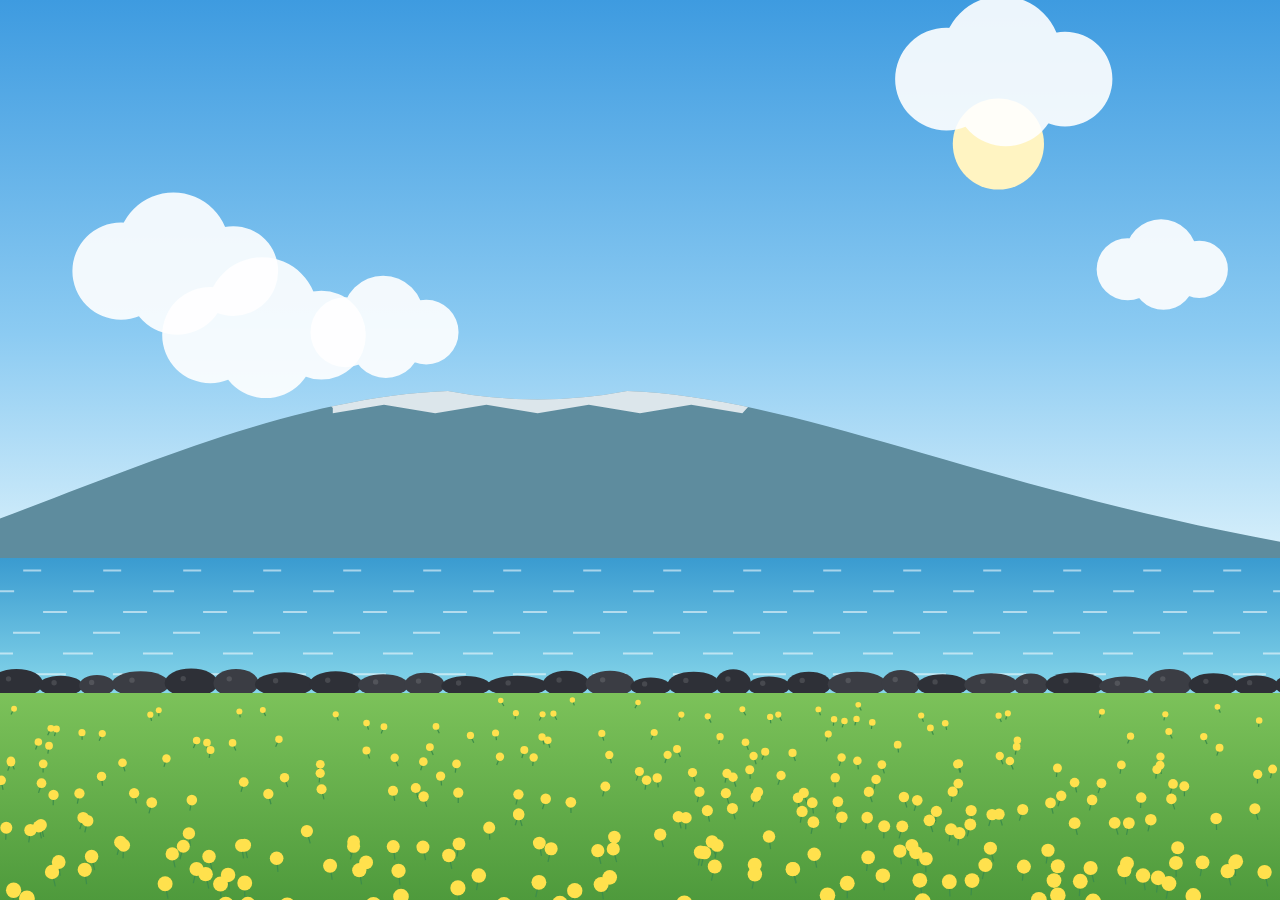
<file: jeju_game_steps/step1.html>
<!doctype html>
<html lang="ko">
<head>
<meta charset="utf-8">
<meta name="viewport" content="width=device-width,initial-scale=1,maximum-scale=1,user-scalable=no">
<title>돌돌이의 귤 바람</title>
<style>
  html, body { margin: 0; height: 100%; overflow: hidden; background: #0E1A3A; }
  canvas { display: block; touch-action: none; }
</style>
</head>
<body>
<canvas id="c"></canvas>
<script>
// ===== 기본 준비 =====
const cv = document.getElementById('c');
const ctx = cv.getContext('2d');
const TAU = Math.PI * 2;
const rand = (a, b) => a + Math.random() * (b - a);
const clamp = (v, a, b) => (v < a ? a : v > b ? b : v);
const lerp = (a, b, t) => a + (b - a) * t;

let W = 0, H = 0, S = 1;          // 화면 크기와 크기 배율
let GY = 0;                        // 땅(돌돌이 발) 높이
let realT = 0;                     // 흐른 시간(초)
let clouds = [], flowers = [], wallStones = [];

function resize() {
  const dpr = Math.min(window.devicePixelRatio || 1, 2);
  W = innerWidth; H = innerHeight;
  cv.width = W * dpr; cv.height = H * dpr;
  cv.style.width = W + 'px'; cv.style.height = H + 'px';
  ctx.setTransform(dpr, 0, 0, dpr, 0, 0);
  S = clamp(Math.sqrt(W * H) / 800, 0.62, 1.5);
  GY = H - Math.max(28, H * 0.07);
  buildScenery();
}

// ===== 풍경 재료 미리 만들기 =====
function buildScenery() {
  clouds = [];
  for (let i = 0; i < 7; i++) clouds.push({ x: Math.random(), y: rand(0.06, 0.4), s: rand(0.7, 1.5), sp: rand(0.4, 1.2) });
  flowers = [];
  const n = Math.round(W / 4.5);
  for (let i = 0; i < n; i++) flowers.push({ x: Math.random(), d: Math.random(), p: rand(0, TAU) });
  flowers.sort((a, b) => a.d - b.d);
  wallStones = [];
  let x = -10;
  while (x < W + 40) { const w = rand(26, 46) * S; wallStones.push({ x, w, h: rand(13, 22) * S, k: Math.random() }); x += w * 0.92; }
}

// ===== 색 도우미 =====
function hexToRgb(h) { const n = parseInt(h.slice(1), 16); return [(n >> 16) & 255, (n >> 8) & 255, n & 255]; }
function mix(a, b, t) { const A = hexToRgb(a), B = hexToRgb(b); return 'rgb(' + A.map((v, i) => Math.round(lerp(v, B[i], t))).join(',') + ')'; }

// ===== 풍경 그리기 =====
const SEA_TOP = () => H * 0.62, FIELD_TOP = () => H * 0.77;

function drawSky() {
  const g = ctx.createLinearGradient(0, 0, 0, SEA_TOP());
  g.addColorStop(0, '#3E9BE0'); g.addColorStop(0.6, '#8CCBF2'); g.addColorStop(1, '#D8F0FB');
  ctx.fillStyle = g; ctx.fillRect(0, 0, W, H);
}

function drawSun() {
  const x = W * 0.78, y = H * 0.16, r = 34 * S;
  ctx.fillStyle = '#FFF4C2';
  ctx.beginPath(); ctx.arc(x, y, r, 0, TAU); ctx.fill();
}

function drawCloud(x, y, s, color) {
  ctx.fillStyle = color;
  ctx.beginPath();
  ctx.arc(x, y, 26 * s, 0, TAU); ctx.arc(x + 28 * s, y - 12 * s, 30 * s, 0, TAU);
  ctx.arc(x + 60 * s, y, 24 * s, 0, TAU); ctx.arc(x + 30 * s, y + 8 * s, 26 * s, 0, TAU);
  ctx.fill();
}

function drawClouds() {
  for (const c of clouds) {
    const span = W + 300;
    const x = ((c.x * span + realT * c.sp * 18 * S) % span + span) % span - 150;
    drawCloud(x, c.y * H, c.s * S, 'rgba(255,255,255,0.9)');
  }
}

function drawHallasan() {
  const base = SEA_TOP() + 4, h = H * 0.19, cx = W * 0.42;
  const left = -W * 0.1, right = W * 1.1;
  ctx.fillStyle = '#5E8C9E';
  ctx.beginPath();
  ctx.moveTo(left, base);
  ctx.bezierCurveTo(cx - W * 0.38, base - h * 0.3, cx - W * 0.22, base - h * 0.96, cx - W * 0.07, base - h);
  ctx.quadraticCurveTo(cx, base - h * 0.9, cx + W * 0.07, base - h);       // 꼭대기 백록담(살짝 오목)
  ctx.bezierCurveTo(cx + W * 0.22, base - h * 0.96, cx + W * 0.38, base - h * 0.3, right, base);
  ctx.closePath(); ctx.fill();
  // 눈 덮인 꼭대기
  ctx.save(); ctx.clip();
  ctx.fillStyle = 'rgba(242,246,250,0.85)';
  ctx.beginPath();
  ctx.moveTo(cx - W * 0.16, base - h * 0.9);
  for (let i = 0; i <= 8; i++) ctx.lineTo(cx - W * 0.16 + i * W * 0.04, base - h * (0.87 + (i % 2) * 0.05));
  ctx.lineTo(cx + W * 0.2, base - h * 1.2); ctx.lineTo(cx - W * 0.2, base - h * 1.2);
  ctx.closePath(); ctx.fill();
  ctx.restore();
}

function drawSea() {
  const top = SEA_TOP(), bot = FIELD_TOP();
  const g = ctx.createLinearGradient(0, top, 0, bot);
  g.addColorStop(0, '#3A9BD0'); g.addColorStop(1, '#86D6EA');
  ctx.fillStyle = g; ctx.fillRect(0, top, W, bot - top);
  // 반짝이는 물결
  ctx.strokeStyle = 'rgba(255,255,255,0.55)'; ctx.lineWidth = 2;
  for (let j = 0; j < 6; j++) {
    const y = top + (j + 0.6) * (bot - top) / 6.5;
    const off = (realT * (14 + j * 6) * S) % 80;
    ctx.beginPath();
    for (let x = -80 + off + (j % 2) * 40; x < W; x += 80) { ctx.moveTo(x, y); ctx.lineTo(x + 18 + j * 3, y); }
    ctx.stroke();
  }
}

function drawWall() {
  const y = FIELD_TOP();
  for (const s of wallStones) {
    ctx.fillStyle = s.k > 0.5 ? '#3B3D44' : '#2E3037';
    ctx.beginPath(); ctx.ellipse(s.x + s.w / 2, y - s.h * 0.35, s.w / 2, s.h / 2, 0, 0, TAU); ctx.fill();
    ctx.fillStyle = 'rgba(255,255,255,0.12)';
    ctx.beginPath(); ctx.arc(s.x + s.w * 0.35, y - s.h * 0.5, 2 * S, 0, TAU); ctx.fill();
  }
}

function drawField() {
  const top = FIELD_TOP();
  const g = ctx.createLinearGradient(0, top, 0, H);
  g.addColorStop(0, '#7CC25A'); g.addColorStop(1, '#4E9A3C');
  ctx.fillStyle = g; ctx.fillRect(0, top, W, H - top);
  for (const f of flowers) {
    const y = top + 6 + f.d * (H - top);
    const sz = (2 + f.d * 4) * S;
    const sway = Math.sin(realT * 2.2 + f.p) * 2.5 * S;
    const x = f.x * W;
    ctx.strokeStyle = '#3E8E4A'; ctx.lineWidth = 1.2;
    ctx.beginPath(); ctx.moveTo(x, y + sz * 2); ctx.lineTo(x + sway, y); ctx.stroke();
    ctx.fillStyle = '#FFE14D';
    ctx.beginPath(); ctx.arc(x + sway, y, sz, 0, TAU); ctx.fill();
  }
}

function drawWorld() {
  drawSky(); drawSun(); drawClouds(); drawHallasan(); drawSea(); drawWall(); drawField();
}

// ===== 게임 루프 =====
let last = performance.now();
function frame(now) {
  let dt = (now - last) / 1000; last = now;
  if (dt > 0.05) dt = 0.05;
  realT += dt;
  drawWorld();
  requestAnimationFrame(frame);
}
addEventListener('resize', resize);
resize();
requestAnimationFrame(frame);
</script>
</body>
</html>
</file>
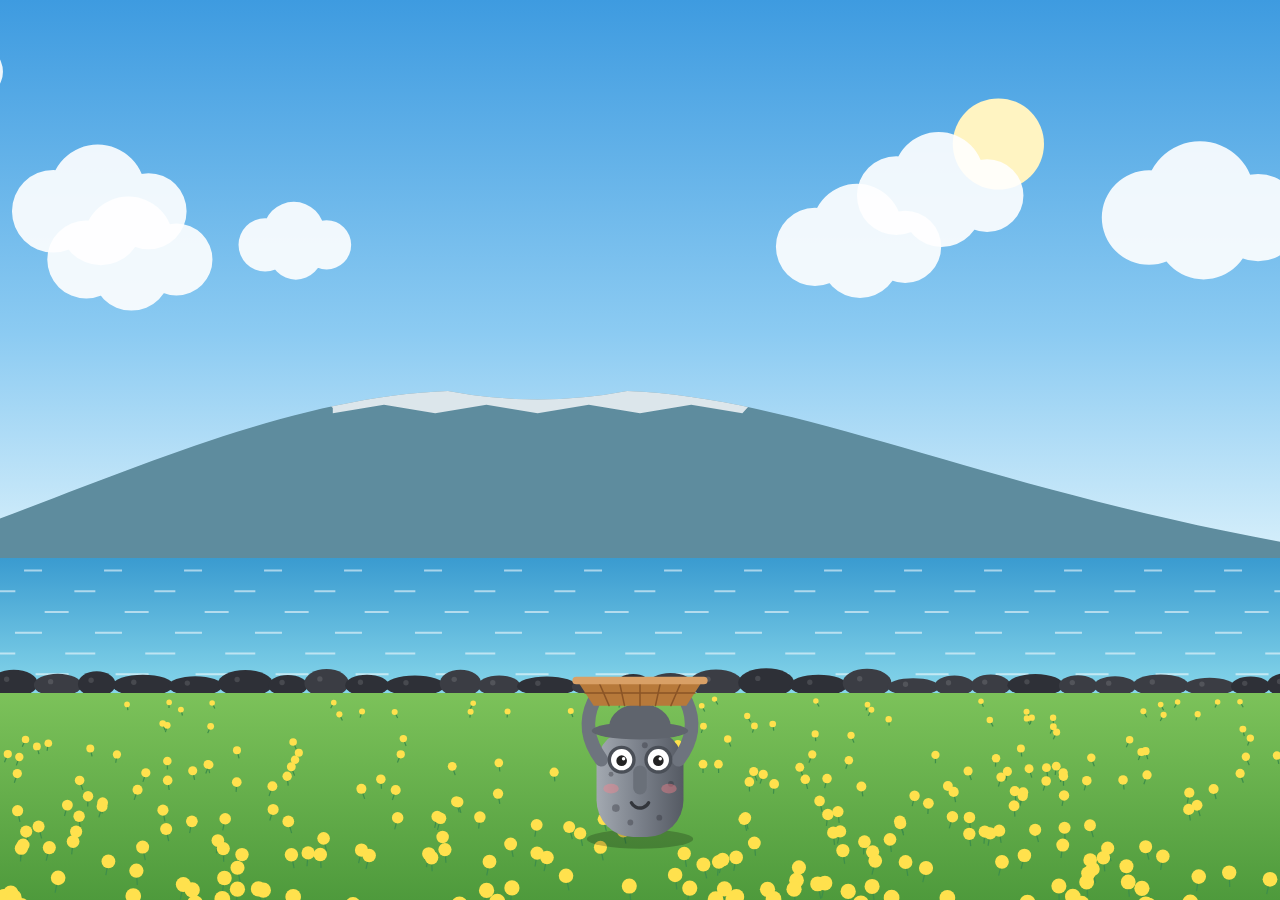
<file: jeju_game_steps/step2.html>
<!doctype html>
<html lang="ko">
<head>
<meta charset="utf-8">
<meta name="viewport" content="width=device-width,initial-scale=1,maximum-scale=1,user-scalable=no">
<title>돌돌이의 귤 바람</title>
<style>
  html, body { margin: 0; height: 100%; overflow: hidden; background: #0E1A3A; }
  canvas { display: block; touch-action: none; }
</style>
</head>
<body>
<canvas id="c"></canvas>
<script>
// ===== 기본 준비 =====
const cv = document.getElementById('c');
const ctx = cv.getContext('2d');
const TAU = Math.PI * 2;
const rand = (a, b) => a + Math.random() * (b - a);
const clamp = (v, a, b) => (v < a ? a : v > b ? b : v);
const lerp = (a, b, t) => a + (b - a) * t;

let W = 0, H = 0, S = 1;          // 화면 크기와 크기 배율
let GY = 0;                        // 땅(돌돌이 발) 높이
let realT = 0;                     // 흐른 시간(초)
let clouds = [], flowers = [], wallStones = [];

function resize() {
  const dpr = Math.min(window.devicePixelRatio || 1, 2);
  W = innerWidth; H = innerHeight;
  cv.width = W * dpr; cv.height = H * dpr;
  cv.style.width = W + 'px'; cv.style.height = H + 'px';
  ctx.setTransform(dpr, 0, 0, dpr, 0, 0);
  S = clamp(Math.sqrt(W * H) / 800, 0.62, 1.5);
  GY = H - Math.max(28, H * 0.07);
  buildScenery();
}

// ===== 풍경 재료 미리 만들기 =====
function buildScenery() {
  clouds = [];
  for (let i = 0; i < 7; i++) clouds.push({ x: Math.random(), y: rand(0.06, 0.4), s: rand(0.7, 1.5), sp: rand(0.4, 1.2) });
  flowers = [];
  const n = Math.round(W / 4.5);
  for (let i = 0; i < n; i++) flowers.push({ x: Math.random(), d: Math.random(), p: rand(0, TAU) });
  flowers.sort((a, b) => a.d - b.d);
  wallStones = [];
  let x = -10;
  while (x < W + 40) { const w = rand(26, 46) * S; wallStones.push({ x, w, h: rand(13, 22) * S, k: Math.random() }); x += w * 0.92; }
}

// ===== 색 도우미 =====
function hexToRgb(h) { const n = parseInt(h.slice(1), 16); return [(n >> 16) & 255, (n >> 8) & 255, n & 255]; }
function mix(a, b, t) { const A = hexToRgb(a), B = hexToRgb(b); return 'rgb(' + A.map((v, i) => Math.round(lerp(v, B[i], t))).join(',') + ')'; }

// ===== 풍경 그리기 =====
const SEA_TOP = () => H * 0.62, FIELD_TOP = () => H * 0.77;

function drawSky() {
  const g = ctx.createLinearGradient(0, 0, 0, SEA_TOP());
  g.addColorStop(0, '#3E9BE0'); g.addColorStop(0.6, '#8CCBF2'); g.addColorStop(1, '#D8F0FB');
  ctx.fillStyle = g; ctx.fillRect(0, 0, W, H);
}

function drawSun() {
  const x = W * 0.78, y = H * 0.16, r = 34 * S;
  ctx.fillStyle = '#FFF4C2';
  ctx.beginPath(); ctx.arc(x, y, r, 0, TAU); ctx.fill();
}

function drawCloud(x, y, s, color) {
  ctx.fillStyle = color;
  ctx.beginPath();
  ctx.arc(x, y, 26 * s, 0, TAU); ctx.arc(x + 28 * s, y - 12 * s, 30 * s, 0, TAU);
  ctx.arc(x + 60 * s, y, 24 * s, 0, TAU); ctx.arc(x + 30 * s, y + 8 * s, 26 * s, 0, TAU);
  ctx.fill();
}

function drawClouds() {
  for (const c of clouds) {
    const span = W + 300;
    const x = ((c.x * span + realT * c.sp * 18 * S) % span + span) % span - 150;
    drawCloud(x, c.y * H, c.s * S, 'rgba(255,255,255,0.9)');
  }
}

function drawHallasan() {
  const base = SEA_TOP() + 4, h = H * 0.19, cx = W * 0.42;
  const left = -W * 0.1, right = W * 1.1;
  ctx.fillStyle = '#5E8C9E';
  ctx.beginPath();
  ctx.moveTo(left, base);
  ctx.bezierCurveTo(cx - W * 0.38, base - h * 0.3, cx - W * 0.22, base - h * 0.96, cx - W * 0.07, base - h);
  ctx.quadraticCurveTo(cx, base - h * 0.9, cx + W * 0.07, base - h);       // 꼭대기 백록담(살짝 오목)
  ctx.bezierCurveTo(cx + W * 0.22, base - h * 0.96, cx + W * 0.38, base - h * 0.3, right, base);
  ctx.closePath(); ctx.fill();
  // 눈 덮인 꼭대기
  ctx.save(); ctx.clip();
  ctx.fillStyle = 'rgba(242,246,250,0.85)';
  ctx.beginPath();
  ctx.moveTo(cx - W * 0.16, base - h * 0.9);
  for (let i = 0; i <= 8; i++) ctx.lineTo(cx - W * 0.16 + i * W * 0.04, base - h * (0.87 + (i % 2) * 0.05));
  ctx.lineTo(cx + W * 0.2, base - h * 1.2); ctx.lineTo(cx - W * 0.2, base - h * 1.2);
  ctx.closePath(); ctx.fill();
  ctx.restore();
}

function drawSea() {
  const top = SEA_TOP(), bot = FIELD_TOP();
  const g = ctx.createLinearGradient(0, top, 0, bot);
  g.addColorStop(0, '#3A9BD0'); g.addColorStop(1, '#86D6EA');
  ctx.fillStyle = g; ctx.fillRect(0, top, W, bot - top);
  // 반짝이는 물결
  ctx.strokeStyle = 'rgba(255,255,255,0.55)'; ctx.lineWidth = 2;
  for (let j = 0; j < 6; j++) {
    const y = top + (j + 0.6) * (bot - top) / 6.5;
    const off = (realT * (14 + j * 6) * S) % 80;
    ctx.beginPath();
    for (let x = -80 + off + (j % 2) * 40; x < W; x += 80) { ctx.moveTo(x, y); ctx.lineTo(x + 18 + j * 3, y); }
    ctx.stroke();
  }
}

function drawWall() {
  const y = FIELD_TOP();
  for (const s of wallStones) {
    ctx.fillStyle = s.k > 0.5 ? '#3B3D44' : '#2E3037';
    ctx.beginPath(); ctx.ellipse(s.x + s.w / 2, y - s.h * 0.35, s.w / 2, s.h / 2, 0, 0, TAU); ctx.fill();
    ctx.fillStyle = 'rgba(255,255,255,0.12)';
    ctx.beginPath(); ctx.arc(s.x + s.w * 0.35, y - s.h * 0.5, 2 * S, 0, TAU); ctx.fill();
  }
}

function drawField() {
  const top = FIELD_TOP();
  const g = ctx.createLinearGradient(0, top, 0, H);
  g.addColorStop(0, '#7CC25A'); g.addColorStop(1, '#4E9A3C');
  ctx.fillStyle = g; ctx.fillRect(0, top, W, H - top);
  for (const f of flowers) {
    const y = top + 6 + f.d * (H - top);
    const sz = (2 + f.d * 4) * S;
    const sway = Math.sin(realT * 2.2 + f.p) * 2.5 * S;
    const x = f.x * W;
    ctx.strokeStyle = '#3E8E4A'; ctx.lineWidth = 1.2;
    ctx.beginPath(); ctx.moveTo(x, y + sz * 2); ctx.lineTo(x + sway, y); ctx.stroke();
    ctx.fillStyle = '#FFE14D';
    ctx.beginPath(); ctx.arc(x + sway, y, sz, 0, TAU); ctx.fill();
  }
}

function drawWorld() {
  drawSky(); drawSun(); drawClouds(); drawHallasan(); drawSea(); drawWall(); drawField();
}

// ===== 주인공 돌돌이 =====
const player = { x: 0, tx: 0, lean: 0, squash: 0, blink: 0 };
const PORES = [[-0.25, -0.3, 0.04], [0.2, -0.2, 0.03], [0.05, -0.95, 0.03], [-0.3, -0.65, 0.025], [0.32, -0.55, 0.03], [-0.1, -0.15, 0.03]];
const charSize = () => 72 * S;          // 돌돌이 크기
const basketTop = () => GY - charSize() * 1.62;
const basketW = () => charSize() * 1.3;

function drawDol(x, feetY, P) {
  // 그림자
  ctx.fillStyle = 'rgba(0,0,0,0.22)';
  ctx.beginPath(); ctx.ellipse(x, feetY + 2, P * 0.55, P * 0.1, 0, 0, TAU); ctx.fill();
  ctx.save();
  ctx.translate(x, feetY);
  ctx.rotate(player.lean);
  ctx.scale(1 + player.squash * 0.25, 1 - player.squash * 0.2);
  // 몸통
  const g = ctx.createLinearGradient(-P * 0.45, 0, P * 0.45, 0);
  g.addColorStop(0, '#A3A9B1'); g.addColorStop(0.5, '#7A808A'); g.addColorStop(1, '#555A63');
  ctx.fillStyle = g;
  rr(-P * 0.45, -P * 1.12, P * 0.9, P * 1.12, P * 0.38); ctx.fill();
  ctx.fillStyle = 'rgba(40,40,50,0.35)';
  for (const [px, py, pr] of PORES) { ctx.beginPath(); ctx.arc(px * P, py * P, pr * P, 0, TAU); ctx.fill(); }
  // 팔 (바구니를 받치는)
  ctx.strokeStyle = '#6E747E'; ctx.lineWidth = P * 0.14; ctx.lineCap = 'round';
  ctx.beginPath(); ctx.moveTo(-P * 0.4, -P * 0.8); ctx.quadraticCurveTo(-P * 0.62, -P * 1.1, -P * 0.48, -P * 1.4); ctx.stroke();
  ctx.beginPath(); ctx.moveTo(P * 0.4, -P * 0.8); ctx.quadraticCurveTo(P * 0.62, -P * 1.1, P * 0.48, -P * 1.4); ctx.stroke();
  // 모자
  ctx.fillStyle = '#5F646D';
  ctx.beginPath(); ctx.ellipse(0, -P * 1.1, P * 0.5, P * 0.09, 0, 0, TAU); ctx.fill();
  ctx.beginPath(); ctx.ellipse(0, -P * 1.14, P * 0.32, P * 0.24, 0, Math.PI, TAU); ctx.fill();
  // 눈
  const look = clamp(player.lean * 3, -1, 1) * P * 0.04;
  for (const sx of [-1, 1]) {
    ctx.fillStyle = '#4A4F57';
    ctx.beginPath(); ctx.arc(sx * P * 0.19, -P * 0.8, P * 0.145, 0, TAU); ctx.fill();
    if (player.blink > 0) {
      ctx.strokeStyle = '#222'; ctx.lineWidth = P * 0.03;
      ctx.beginPath(); ctx.moveTo(sx * P * 0.19 - P * 0.09, -P * 0.8); ctx.lineTo(sx * P * 0.19 + P * 0.09, -P * 0.8); ctx.stroke();
    } else {
      ctx.fillStyle = '#fff';
      ctx.beginPath(); ctx.arc(sx * P * 0.19, -P * 0.8, P * 0.11, 0, TAU); ctx.fill();
      ctx.fillStyle = '#222';
      ctx.beginPath(); ctx.arc(sx * P * 0.19 + look, -P * 0.79, P * 0.055, 0, TAU); ctx.fill();
      ctx.fillStyle = '#fff';
      ctx.beginPath(); ctx.arc(sx * P * 0.19 + look + P * 0.02, -P * 0.81, P * 0.018, 0, TAU); ctx.fill();
    }
  }
  // 코
  ctx.fillStyle = '#6A7079';
  rr(-P * 0.07, -P * 0.74, P * 0.14, P * 0.3, P * 0.07); ctx.fill();
  // 볼
  ctx.fillStyle = 'rgba(255,130,140,0.4)';
  for (const sx of [-1, 1]) { ctx.beginPath(); ctx.ellipse(sx * P * 0.3, -P * 0.5, P * 0.08, P * 0.05, 0, 0, TAU); ctx.fill(); }
  // 입
  ctx.strokeStyle = '#33363C'; ctx.lineWidth = P * 0.035;
  ctx.beginPath(); ctx.arc(0, -P * 0.4, P * 0.1, 0.15 * Math.PI, 0.85 * Math.PI); ctx.stroke();
  // 바구니
  const bt = -P * 1.62, bb = -P * 1.36;
  ctx.fillStyle = '#B7793A';
  ctx.beginPath();
  ctx.moveTo(-P * 0.65, bt); ctx.lineTo(P * 0.65, bt); ctx.lineTo(P * 0.48, bb); ctx.lineTo(-P * 0.48, bb);
  ctx.closePath(); ctx.fill();
  ctx.strokeStyle = '#8A5426'; ctx.lineWidth = 1.5;
  for (let i = 1; i < 6; i++) { const t = i / 6; ctx.beginPath(); ctx.moveTo(lerp(-P * 0.65, P * 0.65, t), bt); ctx.lineTo(lerp(-P * 0.48, P * 0.48, t), bb); ctx.stroke(); }
  ctx.beginPath(); ctx.moveTo(-P * 0.57, (bt + bb) / 2); ctx.lineTo(P * 0.57, (bt + bb) / 2); ctx.stroke();
  ctx.fillStyle = '#D9A066';
  rr(-P * 0.7, bt - P * 0.04, P * 1.4, P * 0.08, P * 0.04); ctx.fill();
  ctx.restore();
}

function rr(x, y, w, h, r) {
  ctx.beginPath();
  ctx.moveTo(x + r, y);
  ctx.arcTo(x + w, y, x + w, y + h, r); ctx.arcTo(x + w, y + h, x, y + h, r);
  ctx.arcTo(x, y + h, x, y, r); ctx.arcTo(x, y, x + w, y, r);
  ctx.closePath();
}

// ===== 조작 (키보드 · 마우스 · 터치) =====
const keys = { left: false, right: false };
let ctrl = 'key';
addEventListener('keydown', e => {
  if (e.code === 'ArrowLeft' || e.code === 'KeyA') { keys.left = true; ctrl = 'key'; e.preventDefault(); }
  if (e.code === 'ArrowRight' || e.code === 'KeyD') { keys.right = true; ctrl = 'key'; e.preventDefault(); }
});
addEventListener('keyup', e => {
  if (e.code === 'ArrowLeft' || e.code === 'KeyA') keys.left = false;
  if (e.code === 'ArrowRight' || e.code === 'KeyD') keys.right = false;
});
cv.addEventListener('pointermove', e => { ctrl = 'ptr'; player.tx = e.clientX; });
cv.addEventListener('pointerdown', e => { ctrl = 'ptr'; player.tx = e.clientX; });

function movePlayer(dt) {
  const prev = player.x;
  const dir = (keys.right ? 1 : 0) - (keys.left ? 1 : 0);
  if (dir !== 0) { player.x += dir * W * 0.85 * dt; player.tx = player.x; }
  else if (ctrl === 'ptr') player.x += (player.tx - player.x) * Math.min(1, dt * 14);
  const half = basketW() / 2;
  player.x = clamp(player.x, half, W - half);
  const v = (player.x - prev) / Math.max(dt, 0.001);
  player.lean = lerp(player.lean, clamp(v / (W * 3), -0.22, 0.22), Math.min(1, dt * 10));
  player.squash *= Math.pow(0.001, dt);
  player.blink -= dt;
  if (Math.random() < dt * 0.4) player.blink = 0.12;
}

// ===== 게임 루프 =====
let last = performance.now();
function frame(now) {
  let dt = (now - last) / 1000; last = now;
  if (dt > 0.05) dt = 0.05;
  realT += dt;
  movePlayer(dt);
  drawWorld();
  drawDol(player.x, GY, charSize());
  requestAnimationFrame(frame);
}
addEventListener('resize', () => { resize(); player.x = player.tx = clamp(player.x, basketW() / 2, W - basketW() / 2); });
resize();
player.x = player.tx = W / 2;
requestAnimationFrame(frame);
</script>
</body>
</html>
</file>
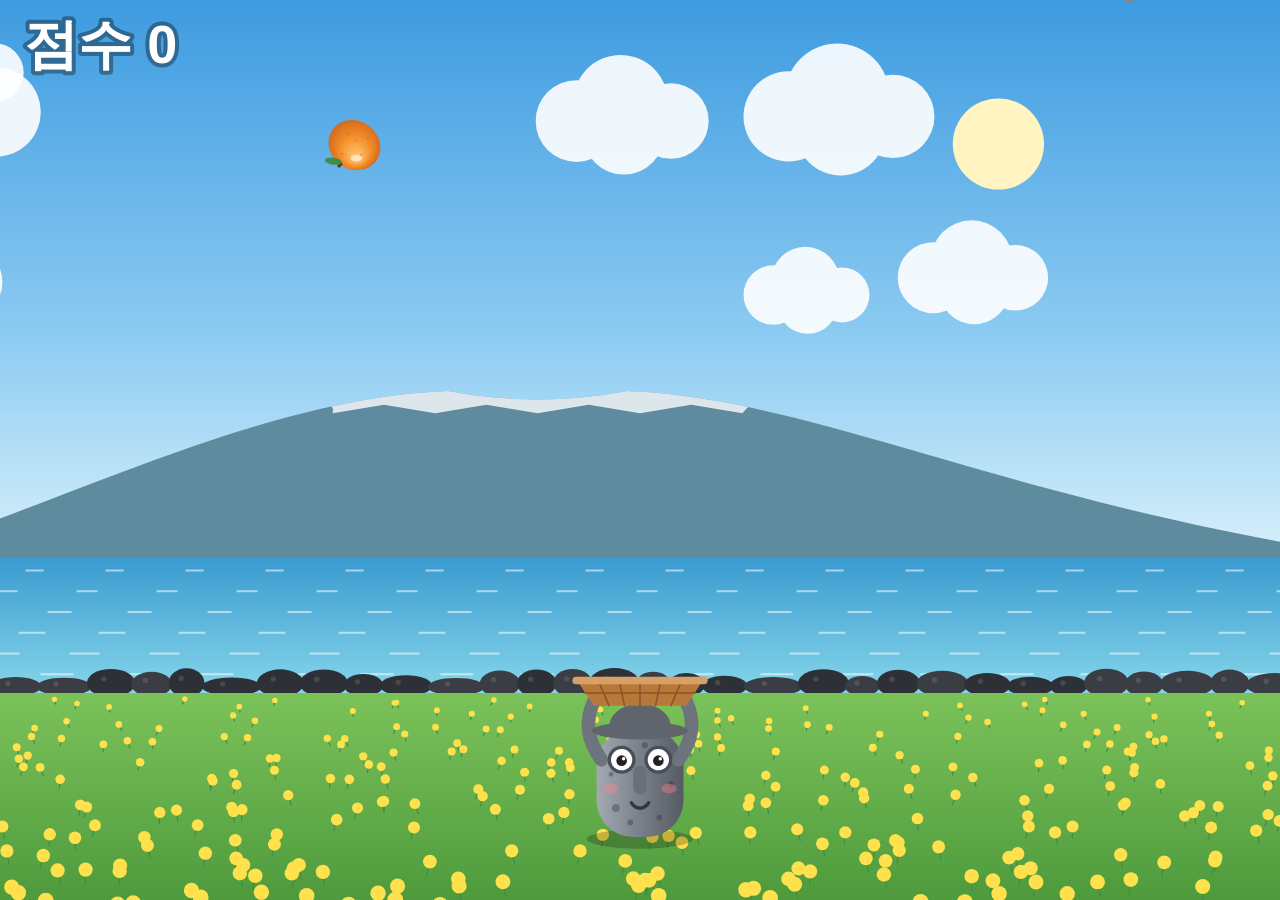
<file: jeju_game_steps/step3.html>
<!doctype html>
<html lang="ko">
<head>
<meta charset="utf-8">
<meta name="viewport" content="width=device-width,initial-scale=1,maximum-scale=1,user-scalable=no">
<title>돌돌이의 귤 바람</title>
<style>
  html, body { margin: 0; height: 100%; overflow: hidden; background: #0E1A3A; }
  canvas { display: block; touch-action: none; }
</style>
</head>
<body>
<canvas id="c"></canvas>
<script>
// ===== 기본 준비 =====
const cv = document.getElementById('c');
const ctx = cv.getContext('2d');
const TAU = Math.PI * 2;
const rand = (a, b) => a + Math.random() * (b - a);
const clamp = (v, a, b) => (v < a ? a : v > b ? b : v);
const lerp = (a, b, t) => a + (b - a) * t;

let W = 0, H = 0, S = 1;          // 화면 크기와 크기 배율
let GY = 0;                        // 땅(돌돌이 발) 높이
let realT = 0;                     // 흐른 시간(초)
let clouds = [], flowers = [], wallStones = [];

function resize() {
  const dpr = Math.min(window.devicePixelRatio || 1, 2);
  W = innerWidth; H = innerHeight;
  cv.width = W * dpr; cv.height = H * dpr;
  cv.style.width = W + 'px'; cv.style.height = H + 'px';
  ctx.setTransform(dpr, 0, 0, dpr, 0, 0);
  S = clamp(Math.sqrt(W * H) / 800, 0.62, 1.5);
  GY = H - Math.max(28, H * 0.07);
  buildScenery();
}

// ===== 풍경 재료 미리 만들기 =====
function buildScenery() {
  clouds = [];
  for (let i = 0; i < 7; i++) clouds.push({ x: Math.random(), y: rand(0.06, 0.4), s: rand(0.7, 1.5), sp: rand(0.4, 1.2) });
  flowers = [];
  const n = Math.round(W / 4.5);
  for (let i = 0; i < n; i++) flowers.push({ x: Math.random(), d: Math.random(), p: rand(0, TAU) });
  flowers.sort((a, b) => a.d - b.d);
  wallStones = [];
  let x = -10;
  while (x < W + 40) { const w = rand(26, 46) * S; wallStones.push({ x, w, h: rand(13, 22) * S, k: Math.random() }); x += w * 0.92; }
}

// ===== 색 도우미 =====
function hexToRgb(h) { const n = parseInt(h.slice(1), 16); return [(n >> 16) & 255, (n >> 8) & 255, n & 255]; }
function mix(a, b, t) { const A = hexToRgb(a), B = hexToRgb(b); return 'rgb(' + A.map((v, i) => Math.round(lerp(v, B[i], t))).join(',') + ')'; }

// ===== 풍경 그리기 =====
const SEA_TOP = () => H * 0.62, FIELD_TOP = () => H * 0.77;

function drawSky() {
  const g = ctx.createLinearGradient(0, 0, 0, SEA_TOP());
  g.addColorStop(0, '#3E9BE0'); g.addColorStop(0.6, '#8CCBF2'); g.addColorStop(1, '#D8F0FB');
  ctx.fillStyle = g; ctx.fillRect(0, 0, W, H);
}

function drawSun() {
  const x = W * 0.78, y = H * 0.16, r = 34 * S;
  ctx.fillStyle = '#FFF4C2';
  ctx.beginPath(); ctx.arc(x, y, r, 0, TAU); ctx.fill();
}

function drawCloud(x, y, s, color) {
  ctx.fillStyle = color;
  ctx.beginPath();
  ctx.arc(x, y, 26 * s, 0, TAU); ctx.arc(x + 28 * s, y - 12 * s, 30 * s, 0, TAU);
  ctx.arc(x + 60 * s, y, 24 * s, 0, TAU); ctx.arc(x + 30 * s, y + 8 * s, 26 * s, 0, TAU);
  ctx.fill();
}

function drawClouds() {
  for (const c of clouds) {
    const span = W + 300;
    const x = ((c.x * span + realT * c.sp * 18 * S) % span + span) % span - 150;
    drawCloud(x, c.y * H, c.s * S, 'rgba(255,255,255,0.9)');
  }
}

function drawHallasan() {
  const base = SEA_TOP() + 4, h = H * 0.19, cx = W * 0.42;
  const left = -W * 0.1, right = W * 1.1;
  ctx.fillStyle = '#5E8C9E';
  ctx.beginPath();
  ctx.moveTo(left, base);
  ctx.bezierCurveTo(cx - W * 0.38, base - h * 0.3, cx - W * 0.22, base - h * 0.96, cx - W * 0.07, base - h);
  ctx.quadraticCurveTo(cx, base - h * 0.9, cx + W * 0.07, base - h);       // 꼭대기 백록담(살짝 오목)
  ctx.bezierCurveTo(cx + W * 0.22, base - h * 0.96, cx + W * 0.38, base - h * 0.3, right, base);
  ctx.closePath(); ctx.fill();
  // 눈 덮인 꼭대기
  ctx.save(); ctx.clip();
  ctx.fillStyle = 'rgba(242,246,250,0.85)';
  ctx.beginPath();
  ctx.moveTo(cx - W * 0.16, base - h * 0.9);
  for (let i = 0; i <= 8; i++) ctx.lineTo(cx - W * 0.16 + i * W * 0.04, base - h * (0.87 + (i % 2) * 0.05));
  ctx.lineTo(cx + W * 0.2, base - h * 1.2); ctx.lineTo(cx - W * 0.2, base - h * 1.2);
  ctx.closePath(); ctx.fill();
  ctx.restore();
}

function drawSea() {
  const top = SEA_TOP(), bot = FIELD_TOP();
  const g = ctx.createLinearGradient(0, top, 0, bot);
  g.addColorStop(0, '#3A9BD0'); g.addColorStop(1, '#86D6EA');
  ctx.fillStyle = g; ctx.fillRect(0, top, W, bot - top);
  // 반짝이는 물결
  ctx.strokeStyle = 'rgba(255,255,255,0.55)'; ctx.lineWidth = 2;
  for (let j = 0; j < 6; j++) {
    const y = top + (j + 0.6) * (bot - top) / 6.5;
    const off = (realT * (14 + j * 6) * S) % 80;
    ctx.beginPath();
    for (let x = -80 + off + (j % 2) * 40; x < W; x += 80) { ctx.moveTo(x, y); ctx.lineTo(x + 18 + j * 3, y); }
    ctx.stroke();
  }
}

function drawWall() {
  const y = FIELD_TOP();
  for (const s of wallStones) {
    ctx.fillStyle = s.k > 0.5 ? '#3B3D44' : '#2E3037';
    ctx.beginPath(); ctx.ellipse(s.x + s.w / 2, y - s.h * 0.35, s.w / 2, s.h / 2, 0, 0, TAU); ctx.fill();
    ctx.fillStyle = 'rgba(255,255,255,0.12)';
    ctx.beginPath(); ctx.arc(s.x + s.w * 0.35, y - s.h * 0.5, 2 * S, 0, TAU); ctx.fill();
  }
}

function drawField() {
  const top = FIELD_TOP();
  const g = ctx.createLinearGradient(0, top, 0, H);
  g.addColorStop(0, '#7CC25A'); g.addColorStop(1, '#4E9A3C');
  ctx.fillStyle = g; ctx.fillRect(0, top, W, H - top);
  for (const f of flowers) {
    const y = top + 6 + f.d * (H - top);
    const sz = (2 + f.d * 4) * S;
    const sway = Math.sin(realT * 2.2 + f.p) * 2.5 * S;
    const x = f.x * W;
    ctx.strokeStyle = '#3E8E4A'; ctx.lineWidth = 1.2;
    ctx.beginPath(); ctx.moveTo(x, y + sz * 2); ctx.lineTo(x + sway, y); ctx.stroke();
    ctx.fillStyle = '#FFE14D';
    ctx.beginPath(); ctx.arc(x + sway, y, sz, 0, TAU); ctx.fill();
  }
}

function drawWorld() {
  drawSky(); drawSun(); drawClouds(); drawHallasan(); drawSea(); drawWall(); drawField();
}

// ===== 주인공 돌돌이 =====
const player = { x: 0, tx: 0, lean: 0, squash: 0, blink: 0 };
const PORES = [[-0.25, -0.3, 0.04], [0.2, -0.2, 0.03], [0.05, -0.95, 0.03], [-0.3, -0.65, 0.025], [0.32, -0.55, 0.03], [-0.1, -0.15, 0.03]];
const charSize = () => 72 * S;          // 돌돌이 크기
const basketTop = () => GY - charSize() * 1.62;
const basketW = () => charSize() * 1.3;

function drawDol(x, feetY, P) {
  // 그림자
  ctx.fillStyle = 'rgba(0,0,0,0.22)';
  ctx.beginPath(); ctx.ellipse(x, feetY + 2, P * 0.55, P * 0.1, 0, 0, TAU); ctx.fill();
  ctx.save();
  ctx.translate(x, feetY);
  ctx.rotate(player.lean);
  ctx.scale(1 + player.squash * 0.25, 1 - player.squash * 0.2);
  // 몸통
  const g = ctx.createLinearGradient(-P * 0.45, 0, P * 0.45, 0);
  g.addColorStop(0, '#A3A9B1'); g.addColorStop(0.5, '#7A808A'); g.addColorStop(1, '#555A63');
  ctx.fillStyle = g;
  rr(-P * 0.45, -P * 1.12, P * 0.9, P * 1.12, P * 0.38); ctx.fill();
  ctx.fillStyle = 'rgba(40,40,50,0.35)';
  for (const [px, py, pr] of PORES) { ctx.beginPath(); ctx.arc(px * P, py * P, pr * P, 0, TAU); ctx.fill(); }
  // 팔 (바구니를 받치는)
  ctx.strokeStyle = '#6E747E'; ctx.lineWidth = P * 0.14; ctx.lineCap = 'round';
  ctx.beginPath(); ctx.moveTo(-P * 0.4, -P * 0.8); ctx.quadraticCurveTo(-P * 0.62, -P * 1.1, -P * 0.48, -P * 1.4); ctx.stroke();
  ctx.beginPath(); ctx.moveTo(P * 0.4, -P * 0.8); ctx.quadraticCurveTo(P * 0.62, -P * 1.1, P * 0.48, -P * 1.4); ctx.stroke();
  // 모자
  ctx.fillStyle = '#5F646D';
  ctx.beginPath(); ctx.ellipse(0, -P * 1.1, P * 0.5, P * 0.09, 0, 0, TAU); ctx.fill();
  ctx.beginPath(); ctx.ellipse(0, -P * 1.14, P * 0.32, P * 0.24, 0, Math.PI, TAU); ctx.fill();
  // 눈
  const look = clamp(player.lean * 3, -1, 1) * P * 0.04;
  for (const sx of [-1, 1]) {
    ctx.fillStyle = '#4A4F57';
    ctx.beginPath(); ctx.arc(sx * P * 0.19, -P * 0.8, P * 0.145, 0, TAU); ctx.fill();
    if (player.blink > 0) {
      ctx.strokeStyle = '#222'; ctx.lineWidth = P * 0.03;
      ctx.beginPath(); ctx.moveTo(sx * P * 0.19 - P * 0.09, -P * 0.8); ctx.lineTo(sx * P * 0.19 + P * 0.09, -P * 0.8); ctx.stroke();
    } else {
      ctx.fillStyle = '#fff';
      ctx.beginPath(); ctx.arc(sx * P * 0.19, -P * 0.8, P * 0.11, 0, TAU); ctx.fill();
      ctx.fillStyle = '#222';
      ctx.beginPath(); ctx.arc(sx * P * 0.19 + look, -P * 0.79, P * 0.055, 0, TAU); ctx.fill();
      ctx.fillStyle = '#fff';
      ctx.beginPath(); ctx.arc(sx * P * 0.19 + look + P * 0.02, -P * 0.81, P * 0.018, 0, TAU); ctx.fill();
    }
  }
  // 코
  ctx.fillStyle = '#6A7079';
  rr(-P * 0.07, -P * 0.74, P * 0.14, P * 0.3, P * 0.07); ctx.fill();
  // 볼
  ctx.fillStyle = 'rgba(255,130,140,0.4)';
  for (const sx of [-1, 1]) { ctx.beginPath(); ctx.ellipse(sx * P * 0.3, -P * 0.5, P * 0.08, P * 0.05, 0, 0, TAU); ctx.fill(); }
  // 입
  ctx.strokeStyle = '#33363C'; ctx.lineWidth = P * 0.035;
  ctx.beginPath(); ctx.arc(0, -P * 0.4, P * 0.1, 0.15 * Math.PI, 0.85 * Math.PI); ctx.stroke();
  // 바구니
  const bt = -P * 1.62, bb = -P * 1.36;
  ctx.fillStyle = '#B7793A';
  ctx.beginPath();
  ctx.moveTo(-P * 0.65, bt); ctx.lineTo(P * 0.65, bt); ctx.lineTo(P * 0.48, bb); ctx.lineTo(-P * 0.48, bb);
  ctx.closePath(); ctx.fill();
  ctx.strokeStyle = '#8A5426'; ctx.lineWidth = 1.5;
  for (let i = 1; i < 6; i++) { const t = i / 6; ctx.beginPath(); ctx.moveTo(lerp(-P * 0.65, P * 0.65, t), bt); ctx.lineTo(lerp(-P * 0.48, P * 0.48, t), bb); ctx.stroke(); }
  ctx.beginPath(); ctx.moveTo(-P * 0.57, (bt + bb) / 2); ctx.lineTo(P * 0.57, (bt + bb) / 2); ctx.stroke();
  ctx.fillStyle = '#D9A066';
  rr(-P * 0.7, bt - P * 0.04, P * 1.4, P * 0.08, P * 0.04); ctx.fill();
  ctx.restore();
}

function rr(x, y, w, h, r) {
  ctx.beginPath();
  ctx.moveTo(x + r, y);
  ctx.arcTo(x + w, y, x + w, y + h, r); ctx.arcTo(x + w, y + h, x, y + h, r);
  ctx.arcTo(x, y + h, x, y, r); ctx.arcTo(x, y, x + w, y, r);
  ctx.closePath();
}

// ===== 조작 (키보드 · 마우스 · 터치) =====
const keys = { left: false, right: false };
let ctrl = 'key';
addEventListener('keydown', e => {
  if (e.code === 'ArrowLeft' || e.code === 'KeyA') { keys.left = true; ctrl = 'key'; e.preventDefault(); }
  if (e.code === 'ArrowRight' || e.code === 'KeyD') { keys.right = true; ctrl = 'key'; e.preventDefault(); }
});
addEventListener('keyup', e => {
  if (e.code === 'ArrowLeft' || e.code === 'KeyA') keys.left = false;
  if (e.code === 'ArrowRight' || e.code === 'KeyD') keys.right = false;
});
cv.addEventListener('pointermove', e => { ctrl = 'ptr'; player.tx = e.clientX; });
cv.addEventListener('pointerdown', e => { ctrl = 'ptr'; player.tx = e.clientX; });

function movePlayer(dt) {
  const prev = player.x;
  const dir = (keys.right ? 1 : 0) - (keys.left ? 1 : 0);
  if (dir !== 0) { player.x += dir * W * 0.85 * dt; player.tx = player.x; }
  else if (ctrl === 'ptr') player.x += (player.tx - player.x) * Math.min(1, dt * 14);
  const half = basketW() / 2;
  player.x = clamp(player.x, half, W - half);
  const v = (player.x - prev) / Math.max(dt, 0.001);
  player.lean = lerp(player.lean, clamp(v / (W * 3), -0.22, 0.22), Math.min(1, dt * 10));
  player.squash *= Math.pow(0.001, dt);
  player.blink -= dt;
  if (Math.random() < dt * 0.4) player.blink = 0.12;
}

// ===== 떨어지는 물건들 =====
let items = [];
let score = 0, spawnT = 0.5;

function spawnItem() {
  const type = 'mandarin';
  const r = 20 * S;
  const speed = H * 0.25 * rand(0.85, 1.15);
  items.push({ type, x: rand(r + 10, W - r - 10), y: -r - 10, vx: 0, vy: speed * 0.4, maxVy: speed, r, rot: rand(0, TAU), vr: rand(-3, 3) });
}

function drawMandarin(x, y, r, rot) {
  ctx.save(); ctx.translate(x, y); ctx.rotate(rot);
  const g = ctx.createRadialGradient(-r * 0.35, -r * 0.35, r * 0.1, 0, 0, r);
  g.addColorStop(0, '#FFC46B'); g.addColorStop(0.55, '#F28C28'); g.addColorStop(1, '#D2691E');
  ctx.fillStyle = g;
  ctx.beginPath(); ctx.ellipse(0, 0, r, r * 0.9, 0, 0, TAU); ctx.fill();
  ctx.fillStyle = 'rgba(160,70,0,0.2)';
  for (const [a, d] of [[0.5, 0.5], [2, 0.6], [3.5, 0.45], [5, 0.62], [1.2, 0.2]]) { ctx.beginPath(); ctx.arc(Math.cos(a) * r * d, Math.sin(a) * r * d * 0.9, r * 0.05, 0, TAU); ctx.fill(); }
  ctx.fillStyle = 'rgba(255,255,255,0.55)';
  ctx.beginPath(); ctx.ellipse(-r * 0.35, -r * 0.35, r * 0.22, r * 0.12, -0.6, 0, TAU); ctx.fill();
  ctx.fillStyle = '#5B3A1E'; ctx.fillRect(-r * 0.06, -r * 1.02, r * 0.12, r * 0.2);
  ctx.fillStyle = '#3E8E4A';
  ctx.beginPath(); ctx.ellipse(r * 0.28, -r * 0.95, r * 0.32, r * 0.13, -0.5, 0, TAU); ctx.fill();
  ctx.restore();
}

function drawItem(it) {
  drawMandarin(it.x, it.y, it.r, it.rot);
}

function updateItems(dt) {
  spawnT -= dt;
  if (spawnT <= 0) { spawnItem(); spawnT = rand(0.7, 1.2); }
  const bt = basketTop(), half = basketW() / 2;
  for (let i = items.length - 1; i >= 0; i--) {
    const it = items[i];
    it.vy = Math.min(it.maxVy, it.vy + H * 0.5 * dt);
    it.x += it.vx * dt; it.y += it.vy * dt; it.rot += it.vr * dt;
    // 바구니로 받았나?
    if (it.y + it.r * 0.3 >= bt && it.y - it.r <= bt + charSize() * 0.25 && Math.abs(it.x - player.x) <= half + it.r * 0.3) {
      catchItem(it); items.splice(i, 1); continue;
    }
    // 땅에 떨어졌나?
    if (it.y >= GY) { items.splice(i, 1); }
  }
}

function catchItem(it) {
  score += 10;
  player.squash = 1;
}

function drawHUD() {
  ctx.font = `900 ${Math.round(40 * S)}px 'Pretendard','Malgun Gothic','Apple SD Gothic Neo',sans-serif`;
  ctx.textAlign = 'left'; ctx.textBaseline = 'top';
  ctx.lineWidth = 6 * S; ctx.strokeStyle = 'rgba(0,0,0,0.35)'; ctx.lineJoin = 'round';
  ctx.strokeText('점수 ' + score, 18 * S, 16 * S);
  ctx.fillStyle = '#fff'; ctx.fillText('점수 ' + score, 18 * S, 16 * S);
}

// ===== 게임 루프 =====
let last = performance.now();
function frame(now) {
  let dt = (now - last) / 1000; last = now;
  if (dt > 0.05) dt = 0.05;
  realT += dt;
  movePlayer(dt);
  updateItems(dt);
  drawWorld();
  for (const it of items) drawItem(it);
  drawDol(player.x, GY, charSize());
  drawHUD();
  requestAnimationFrame(frame);
}
addEventListener('resize', () => { resize(); player.x = player.tx = clamp(player.x, basketW() / 2, W - basketW() / 2); });
resize();
player.x = player.tx = W / 2;
requestAnimationFrame(frame);
</script>
</body>
</html>
</file>
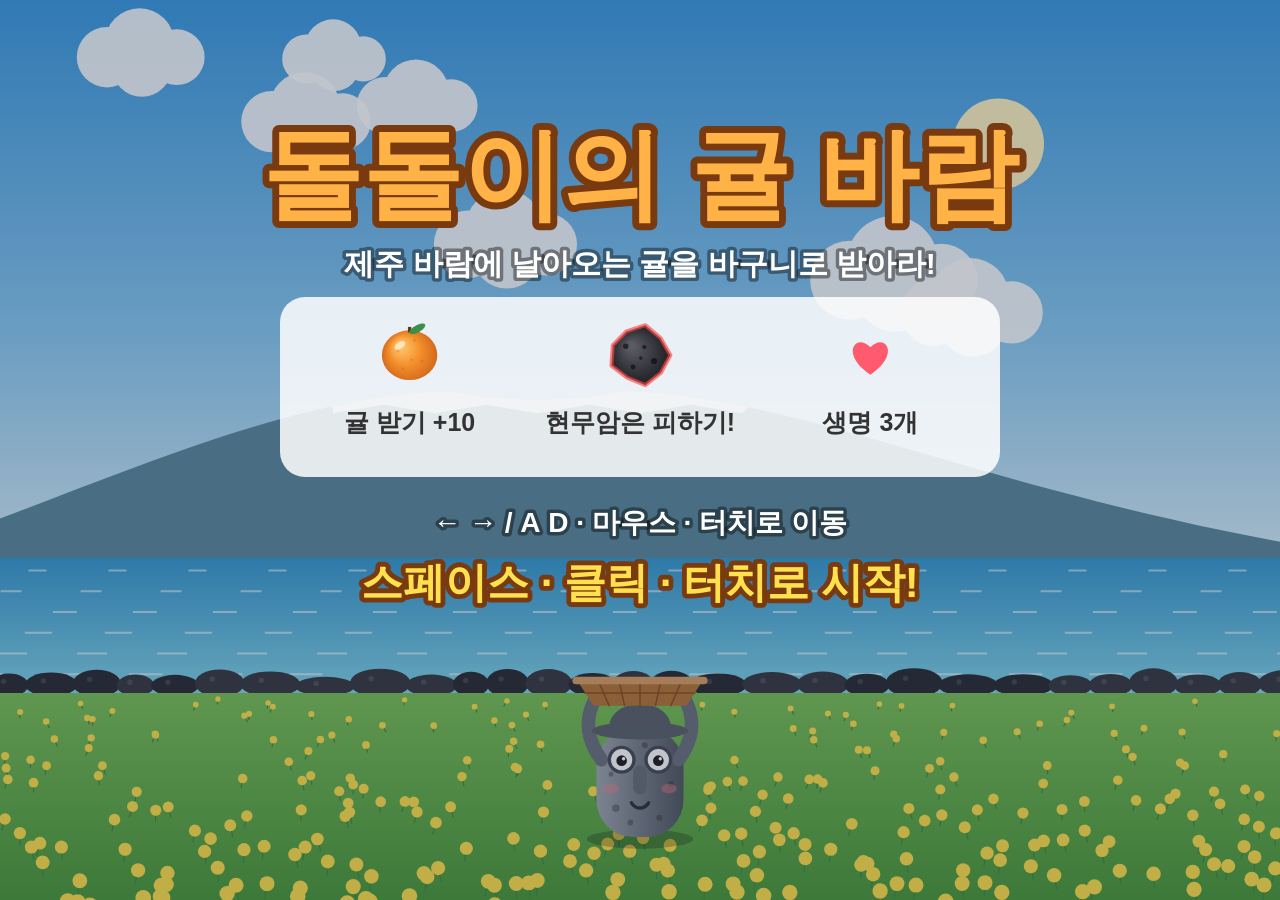
<file: jeju_game_steps/step4.html>
<!doctype html>
<html lang="ko">
<head>
<meta charset="utf-8">
<meta name="viewport" content="width=device-width,initial-scale=1,maximum-scale=1,user-scalable=no">
<title>돌돌이의 귤 바람</title>
<style>
  html, body { margin: 0; height: 100%; overflow: hidden; background: #0E1A3A; }
  canvas { display: block; touch-action: none; }
</style>
</head>
<body>
<canvas id="c"></canvas>
<script>
// ===== 기본 준비 =====
const cv = document.getElementById('c');
const ctx = cv.getContext('2d');
const TAU = Math.PI * 2;
const rand = (a, b) => a + Math.random() * (b - a);
const clamp = (v, a, b) => (v < a ? a : v > b ? b : v);
const lerp = (a, b, t) => a + (b - a) * t;

let W = 0, H = 0, S = 1;          // 화면 크기와 크기 배율
let GY = 0;                        // 땅(돌돌이 발) 높이
let realT = 0;                     // 흐른 시간(초)
let clouds = [], flowers = [], wallStones = [];

function resize() {
  const dpr = Math.min(window.devicePixelRatio || 1, 2);
  W = innerWidth; H = innerHeight;
  cv.width = W * dpr; cv.height = H * dpr;
  cv.style.width = W + 'px'; cv.style.height = H + 'px';
  ctx.setTransform(dpr, 0, 0, dpr, 0, 0);
  S = clamp(Math.sqrt(W * H) / 800, 0.62, 1.5);
  GY = H - Math.max(28, H * 0.07);
  buildScenery();
}

// ===== 풍경 재료 미리 만들기 =====
function buildScenery() {
  clouds = [];
  for (let i = 0; i < 7; i++) clouds.push({ x: Math.random(), y: rand(0.06, 0.4), s: rand(0.7, 1.5), sp: rand(0.4, 1.2) });
  flowers = [];
  const n = Math.round(W / 4.5);
  for (let i = 0; i < n; i++) flowers.push({ x: Math.random(), d: Math.random(), p: rand(0, TAU) });
  flowers.sort((a, b) => a.d - b.d);
  wallStones = [];
  let x = -10;
  while (x < W + 40) { const w = rand(26, 46) * S; wallStones.push({ x, w, h: rand(13, 22) * S, k: Math.random() }); x += w * 0.92; }
}

// ===== 색 도우미 =====
function hexToRgb(h) { const n = parseInt(h.slice(1), 16); return [(n >> 16) & 255, (n >> 8) & 255, n & 255]; }
function mix(a, b, t) { const A = hexToRgb(a), B = hexToRgb(b); return 'rgb(' + A.map((v, i) => Math.round(lerp(v, B[i], t))).join(',') + ')'; }

// ===== 풍경 그리기 =====
const SEA_TOP = () => H * 0.62, FIELD_TOP = () => H * 0.77;

function drawSky() {
  const g = ctx.createLinearGradient(0, 0, 0, SEA_TOP());
  g.addColorStop(0, '#3E9BE0'); g.addColorStop(0.6, '#8CCBF2'); g.addColorStop(1, '#D8F0FB');
  ctx.fillStyle = g; ctx.fillRect(0, 0, W, H);
}

function drawSun() {
  const x = W * 0.78, y = H * 0.16, r = 34 * S;
  ctx.fillStyle = '#FFF4C2';
  ctx.beginPath(); ctx.arc(x, y, r, 0, TAU); ctx.fill();
}

function drawCloud(x, y, s, color) {
  ctx.fillStyle = color;
  ctx.beginPath();
  ctx.arc(x, y, 26 * s, 0, TAU); ctx.arc(x + 28 * s, y - 12 * s, 30 * s, 0, TAU);
  ctx.arc(x + 60 * s, y, 24 * s, 0, TAU); ctx.arc(x + 30 * s, y + 8 * s, 26 * s, 0, TAU);
  ctx.fill();
}

function drawClouds() {
  for (const c of clouds) {
    const span = W + 300;
    const x = ((c.x * span + realT * c.sp * 18 * S) % span + span) % span - 150;
    drawCloud(x, c.y * H, c.s * S, 'rgba(255,255,255,0.9)');
  }
}

function drawHallasan() {
  const base = SEA_TOP() + 4, h = H * 0.19, cx = W * 0.42;
  const left = -W * 0.1, right = W * 1.1;
  ctx.fillStyle = '#5E8C9E';
  ctx.beginPath();
  ctx.moveTo(left, base);
  ctx.bezierCurveTo(cx - W * 0.38, base - h * 0.3, cx - W * 0.22, base - h * 0.96, cx - W * 0.07, base - h);
  ctx.quadraticCurveTo(cx, base - h * 0.9, cx + W * 0.07, base - h);       // 꼭대기 백록담(살짝 오목)
  ctx.bezierCurveTo(cx + W * 0.22, base - h * 0.96, cx + W * 0.38, base - h * 0.3, right, base);
  ctx.closePath(); ctx.fill();
  // 눈 덮인 꼭대기
  ctx.save(); ctx.clip();
  ctx.fillStyle = 'rgba(242,246,250,0.85)';
  ctx.beginPath();
  ctx.moveTo(cx - W * 0.16, base - h * 0.9);
  for (let i = 0; i <= 8; i++) ctx.lineTo(cx - W * 0.16 + i * W * 0.04, base - h * (0.87 + (i % 2) * 0.05));
  ctx.lineTo(cx + W * 0.2, base - h * 1.2); ctx.lineTo(cx - W * 0.2, base - h * 1.2);
  ctx.closePath(); ctx.fill();
  ctx.restore();
}

function drawSea() {
  const top = SEA_TOP(), bot = FIELD_TOP();
  const g = ctx.createLinearGradient(0, top, 0, bot);
  g.addColorStop(0, '#3A9BD0'); g.addColorStop(1, '#86D6EA');
  ctx.fillStyle = g; ctx.fillRect(0, top, W, bot - top);
  // 반짝이는 물결
  ctx.strokeStyle = 'rgba(255,255,255,0.55)'; ctx.lineWidth = 2;
  for (let j = 0; j < 6; j++) {
    const y = top + (j + 0.6) * (bot - top) / 6.5;
    const off = (realT * (14 + j * 6) * S) % 80;
    ctx.beginPath();
    for (let x = -80 + off + (j % 2) * 40; x < W; x += 80) { ctx.moveTo(x, y); ctx.lineTo(x + 18 + j * 3, y); }
    ctx.stroke();
  }
}

function drawWall() {
  const y = FIELD_TOP();
  for (const s of wallStones) {
    ctx.fillStyle = s.k > 0.5 ? '#3B3D44' : '#2E3037';
    ctx.beginPath(); ctx.ellipse(s.x + s.w / 2, y - s.h * 0.35, s.w / 2, s.h / 2, 0, 0, TAU); ctx.fill();
    ctx.fillStyle = 'rgba(255,255,255,0.12)';
    ctx.beginPath(); ctx.arc(s.x + s.w * 0.35, y - s.h * 0.5, 2 * S, 0, TAU); ctx.fill();
  }
}

function drawField() {
  const top = FIELD_TOP();
  const g = ctx.createLinearGradient(0, top, 0, H);
  g.addColorStop(0, '#7CC25A'); g.addColorStop(1, '#4E9A3C');
  ctx.fillStyle = g; ctx.fillRect(0, top, W, H - top);
  for (const f of flowers) {
    const y = top + 6 + f.d * (H - top);
    const sz = (2 + f.d * 4) * S;
    const sway = Math.sin(realT * 2.2 + f.p) * 2.5 * S;
    const x = f.x * W;
    ctx.strokeStyle = '#3E8E4A'; ctx.lineWidth = 1.2;
    ctx.beginPath(); ctx.moveTo(x, y + sz * 2); ctx.lineTo(x + sway, y); ctx.stroke();
    ctx.fillStyle = '#FFE14D';
    ctx.beginPath(); ctx.arc(x + sway, y, sz, 0, TAU); ctx.fill();
  }
}

function drawWorld() {
  drawSky(); drawSun(); drawClouds(); drawHallasan(); drawSea(); drawWall(); drawField();
}

// ===== 주인공 돌돌이 =====
const player = { x: 0, tx: 0, lean: 0, squash: 0, blink: 0 };
const PORES = [[-0.25, -0.3, 0.04], [0.2, -0.2, 0.03], [0.05, -0.95, 0.03], [-0.3, -0.65, 0.025], [0.32, -0.55, 0.03], [-0.1, -0.15, 0.03]];
const charSize = () => 72 * S;          // 돌돌이 크기
const basketTop = () => GY - charSize() * 1.62;
const basketW = () => charSize() * 1.3;

function drawDol(x, feetY, P) {
  // 그림자
  ctx.fillStyle = 'rgba(0,0,0,0.22)';
  ctx.beginPath(); ctx.ellipse(x, feetY + 2, P * 0.55, P * 0.1, 0, 0, TAU); ctx.fill();
  ctx.save();
  ctx.translate(x, feetY);
  ctx.rotate(player.lean);
  ctx.scale(1 + player.squash * 0.25, 1 - player.squash * 0.2);
  // 몸통
  const g = ctx.createLinearGradient(-P * 0.45, 0, P * 0.45, 0);
  g.addColorStop(0, '#A3A9B1'); g.addColorStop(0.5, '#7A808A'); g.addColorStop(1, '#555A63');
  ctx.fillStyle = g;
  rr(-P * 0.45, -P * 1.12, P * 0.9, P * 1.12, P * 0.38); ctx.fill();
  ctx.fillStyle = 'rgba(40,40,50,0.35)';
  for (const [px, py, pr] of PORES) { ctx.beginPath(); ctx.arc(px * P, py * P, pr * P, 0, TAU); ctx.fill(); }
  // 팔 (바구니를 받치는)
  ctx.strokeStyle = '#6E747E'; ctx.lineWidth = P * 0.14; ctx.lineCap = 'round';
  ctx.beginPath(); ctx.moveTo(-P * 0.4, -P * 0.8); ctx.quadraticCurveTo(-P * 0.62, -P * 1.1, -P * 0.48, -P * 1.4); ctx.stroke();
  ctx.beginPath(); ctx.moveTo(P * 0.4, -P * 0.8); ctx.quadraticCurveTo(P * 0.62, -P * 1.1, P * 0.48, -P * 1.4); ctx.stroke();
  // 모자
  ctx.fillStyle = '#5F646D';
  ctx.beginPath(); ctx.ellipse(0, -P * 1.1, P * 0.5, P * 0.09, 0, 0, TAU); ctx.fill();
  ctx.beginPath(); ctx.ellipse(0, -P * 1.14, P * 0.32, P * 0.24, 0, Math.PI, TAU); ctx.fill();
  // 눈
  const look = clamp(player.lean * 3, -1, 1) * P * 0.04;
  for (const sx of [-1, 1]) {
    ctx.fillStyle = '#4A4F57';
    ctx.beginPath(); ctx.arc(sx * P * 0.19, -P * 0.8, P * 0.145, 0, TAU); ctx.fill();
    if (player.blink > 0) {
      ctx.strokeStyle = '#222'; ctx.lineWidth = P * 0.03;
      ctx.beginPath(); ctx.moveTo(sx * P * 0.19 - P * 0.09, -P * 0.8); ctx.lineTo(sx * P * 0.19 + P * 0.09, -P * 0.8); ctx.stroke();
    } else {
      ctx.fillStyle = '#fff';
      ctx.beginPath(); ctx.arc(sx * P * 0.19, -P * 0.8, P * 0.11, 0, TAU); ctx.fill();
      ctx.fillStyle = '#222';
      ctx.beginPath(); ctx.arc(sx * P * 0.19 + look, -P * 0.79, P * 0.055, 0, TAU); ctx.fill();
      ctx.fillStyle = '#fff';
      ctx.beginPath(); ctx.arc(sx * P * 0.19 + look + P * 0.02, -P * 0.81, P * 0.018, 0, TAU); ctx.fill();
    }
  }
  // 코
  ctx.fillStyle = '#6A7079';
  rr(-P * 0.07, -P * 0.74, P * 0.14, P * 0.3, P * 0.07); ctx.fill();
  // 볼
  ctx.fillStyle = 'rgba(255,130,140,0.4)';
  for (const sx of [-1, 1]) { ctx.beginPath(); ctx.ellipse(sx * P * 0.3, -P * 0.5, P * 0.08, P * 0.05, 0, 0, TAU); ctx.fill(); }
  // 입
  ctx.strokeStyle = '#33363C'; ctx.lineWidth = P * 0.035;
  ctx.beginPath(); ctx.arc(0, -P * 0.4, P * 0.1, 0.15 * Math.PI, 0.85 * Math.PI); ctx.stroke();
  // 바구니
  const bt = -P * 1.62, bb = -P * 1.36;
  ctx.fillStyle = '#B7793A';
  ctx.beginPath();
  ctx.moveTo(-P * 0.65, bt); ctx.lineTo(P * 0.65, bt); ctx.lineTo(P * 0.48, bb); ctx.lineTo(-P * 0.48, bb);
  ctx.closePath(); ctx.fill();
  ctx.strokeStyle = '#8A5426'; ctx.lineWidth = 1.5;
  for (let i = 1; i < 6; i++) { const t = i / 6; ctx.beginPath(); ctx.moveTo(lerp(-P * 0.65, P * 0.65, t), bt); ctx.lineTo(lerp(-P * 0.48, P * 0.48, t), bb); ctx.stroke(); }
  ctx.beginPath(); ctx.moveTo(-P * 0.57, (bt + bb) / 2); ctx.lineTo(P * 0.57, (bt + bb) / 2); ctx.stroke();
  ctx.fillStyle = '#D9A066';
  rr(-P * 0.7, bt - P * 0.04, P * 1.4, P * 0.08, P * 0.04); ctx.fill();
  ctx.restore();
}

function rr(x, y, w, h, r) {
  ctx.beginPath();
  ctx.moveTo(x + r, y);
  ctx.arcTo(x + w, y, x + w, y + h, r); ctx.arcTo(x + w, y + h, x, y + h, r);
  ctx.arcTo(x, y + h, x, y, r); ctx.arcTo(x, y, x + w, y, r);
  ctx.closePath();
}

// ===== 조작 (키보드 · 마우스 · 터치) =====
const keys = { left: false, right: false };
let ctrl = 'key';
addEventListener('keydown', e => {
  if (e.code === 'ArrowLeft' || e.code === 'KeyA') { keys.left = true; ctrl = 'key'; e.preventDefault(); }
  if (e.code === 'ArrowRight' || e.code === 'KeyD') { keys.right = true; ctrl = 'key'; e.preventDefault(); }
});
addEventListener('keyup', e => {
  if (e.code === 'ArrowLeft' || e.code === 'KeyA') keys.left = false;
  if (e.code === 'ArrowRight' || e.code === 'KeyD') keys.right = false;
});
cv.addEventListener('pointermove', e => { ctrl = 'ptr'; player.tx = e.clientX; });
cv.addEventListener('pointerdown', e => { ctrl = 'ptr'; player.tx = e.clientX; });

function movePlayer(dt) {
  const prev = player.x;
  const dir = (keys.right ? 1 : 0) - (keys.left ? 1 : 0);
  if (dir !== 0) { player.x += dir * W * 0.85 * dt; player.tx = player.x; }
  else if (ctrl === 'ptr') player.x += (player.tx - player.x) * Math.min(1, dt * 14);
  const half = basketW() / 2;
  player.x = clamp(player.x, half, W - half);
  const v = (player.x - prev) / Math.max(dt, 0.001);
  player.lean = lerp(player.lean, clamp(v / (W * 3), -0.22, 0.22), Math.min(1, dt * 10));
  player.squash *= Math.pow(0.001, dt);
  player.blink -= dt;
  if (Math.random() < dt * 0.4) player.blink = 0.12;
}

// ===== 떨어지는 물건들 =====
let items = [];
let score = 0, spawnT = 0.5;
let state = 'title';               // 'title' 시작화면 · 'play' 게임중 · 'over' 게임오버
let lives = 3, inv = 0, overT = 0;
let best = loadBest(), newBest = false;

// 최고 점수 저장 (브라우저에 따라 막혀 있을 수 있어서 try/catch)
function loadBest() { try { return parseInt(localStorage.getItem('jejuGyulBest') || '0', 10) || 0; } catch (e) { return 0; } }
function saveBest(v) { try { localStorage.setItem('jejuGyulBest', String(v)); } catch (e) {} }

function spawnItem() {
  const type = Math.random() < 0.2 ? 'rock' : 'mandarin';
  const r = (type === 'rock' ? 24 : 20) * S;
  const speed = H * 0.25 * rand(0.85, 1.15);
  const shape = []; for (let i = 0; i < 9; i++) shape.push(rand(0.78, 1.05));
  items.push({ type, x: rand(r + 10, W - r - 10), y: -r - 10, vx: 0, vy: speed * 0.4, maxVy: speed, r, rot: rand(0, TAU), vr: rand(-3, 3), shape });
}

function drawRock(x, y, r, rot, shape) {
  ctx.save(); ctx.translate(x, y); ctx.rotate(rot);
  ctx.strokeStyle = `rgba(255,70,70,${0.45 + 0.35 * Math.sin(realT * 10)})`; ctx.lineWidth = 3 * S;
  ctx.beginPath();
  shape.forEach((k, i) => { const a = i / shape.length * TAU; const px = Math.cos(a) * r * k, py = Math.sin(a) * r * k; i ? ctx.lineTo(px, py) : ctx.moveTo(px, py); });
  ctx.closePath();
  const g = ctx.createRadialGradient(-r * 0.3, -r * 0.3, r * 0.1, 0, 0, r);
  g.addColorStop(0, '#5A5B63'); g.addColorStop(1, '#1D1E23');
  ctx.fillStyle = g; ctx.fill(); ctx.stroke();
  ctx.fillStyle = 'rgba(0,0,0,0.55)';
  for (const [a, d, s] of [[0.4, 0.5, 0.1], [2.1, 0.45, 0.08], [3.7, 0.55, 0.09], [5.2, 0.3, 0.07], [1.3, 0.1, 0.06]]) { ctx.beginPath(); ctx.arc(Math.cos(a) * r * d, Math.sin(a) * r * d, r * s, 0, TAU); ctx.fill(); }
  ctx.restore();
}

function heartPath(x, y, s) {
  ctx.beginPath();
  ctx.moveTo(x, y + s * 0.55);
  ctx.bezierCurveTo(x - s * 1.0, y - s * 0.1, x - s * 0.5, y - s * 0.85, x, y - s * 0.35);
  ctx.bezierCurveTo(x + s * 0.5, y - s * 0.85, x + s * 1.0, y - s * 0.1, x, y + s * 0.55);
  ctx.closePath();
}

const FONT = "'Pretendard','Malgun Gothic','Apple SD Gothic Neo',sans-serif";
function text(str, x, y, size, color, o = {}) {
  ctx.font = `${o.weight || 900} ${Math.round(size)}px ${FONT}`;
  ctx.textAlign = o.align || 'center'; ctx.textBaseline = o.base || 'middle';
  if (o.stroke) { ctx.lineJoin = 'round'; ctx.lineWidth = o.stroke; ctx.strokeStyle = o.strokeColor || 'rgba(0,0,0,0.4)'; ctx.strokeText(str, x, y); }
  if (o.glow) { ctx.shadowColor = o.glow; ctx.shadowBlur = o.blur || 20; }
  ctx.fillStyle = color; ctx.fillText(str, x, y);
  ctx.shadowBlur = 0;
}
const U = () => clamp(Math.min(W / 700, H / 650), 0.55, 1.4);   // 글자 크기 배율

function startGame() {
  state = 'play'; score = 0; lives = 3; inv = 0; items = []; spawnT = 0.6; newBest = false;
  player.x = player.tx = W / 2;
}

function hurt() {
  if (inv > 0) return;
  lives--; inv = 1.3;
  if (lives <= 0) gameOver();
}

function gameOver() {
  state = 'over'; overT = 0; inv = 0;
  if (score > best) { best = score; saveBest(best); newBest = true; }
}

function pressStart() {
  if (state === 'title') startGame();
  else if (state === 'over' && overT > 0.7) startGame();
}
addEventListener('keydown', e => { if (e.code === 'Space' || e.code === 'Enter') { e.preventDefault(); pressStart(); } });
cv.addEventListener('pointerdown', pressStart);

function drawTitle() {
  const u = U();
  ctx.fillStyle = 'rgba(10,20,50,0.25)'; ctx.fillRect(0, 0, W, H);
  const bob = Math.sin(realT * 2) * 6 * u;
  text('돌돌이의 귤 바람', W / 2, H * 0.2 + bob, 72 * u, '#FFB347', { stroke: 10 * u, strokeColor: '#7A3A10' });
  text('제주 바람에 날아오는 귤을 바구니로 받아라!', W / 2, H * 0.2 + 62 * u, 22 * u, '#fff', { weight: 700, stroke: 5 * u });
  const bw = Math.min(W * 0.9, 520 * u), bh = 130 * u, bx = W / 2 - bw / 2, by = H * 0.33;
  ctx.fillStyle = 'rgba(255,255,255,0.85)'; rr(bx, by, bw, bh, 18 * u); ctx.fill();
  drawMandarin(bx + bw * 0.18, by + 42 * u, 20 * u, 0);
  text('귤 받기 +10', bx + bw * 0.18, by + 92 * u, 18 * u, '#333', { weight: 800 });
  drawRock(bx + bw * 0.5, by + 42 * u, 22 * u, 0, [1, 0.9, 1, 0.85, 1, 0.95, 0.9, 1, 0.88]);
  text('현무암은 피하기!', bx + bw * 0.5, by + 92 * u, 18 * u, '#333', { weight: 800 });
  ctx.fillStyle = '#FF5A6E'; heartPath(bx + bw * 0.82, by + 44 * u, 22 * u); ctx.fill();
  text('생명 3개', bx + bw * 0.82, by + 92 * u, 18 * u, '#333', { weight: 800 });
  text('← → / A D · 마우스 · 터치로 이동', W / 2, by + bh + 34 * u, 20 * u, '#fff', { weight: 700, stroke: 5 * u });
  if (Math.sin(realT * 5) > -0.3) text('스페이스 · 클릭 · 터치로 시작!', W / 2, by + bh + 78 * u, 30 * u, '#FFE14D', { stroke: 7 * u, strokeColor: '#7A3A10' });
  if (best > 0) text('최고 점수 ' + best, W / 2, by + bh + 120 * u, 18 * u, '#fff', { weight: 700, stroke: 4 * u });
}

function drawOver() {
  const u = U();
  ctx.fillStyle = 'rgba(10,15,40,0.55)'; ctx.fillRect(0, 0, W, H);
  const cw = Math.min(W * 0.88, 440 * u), ch = 300 * u, cx = W / 2 - cw / 2, cy = H * 0.42 - ch / 2;
  ctx.fillStyle = '#FFF6E5'; rr(cx, cy, cw, ch, 24 * u); ctx.fill();
  text('게임 끝!', W / 2, cy + 48 * u, 44 * u, '#F28C28', { stroke: 6 * u, strokeColor: '#7A3A10' });
  text('점수', W / 2, cy + 105 * u, 18 * u, '#888', { weight: 700 });
  text(String(score), W / 2, cy + 145 * u, 56 * u, '#333');
  text('최고 점수 ' + best, W / 2, cy + 195 * u, 20 * u, '#3E8E4A', { weight: 800 });
  if (newBest) text('신기록!', W / 2, cy + 225 * u, 22 * u, '#FF5A6E');
  if (overT > 0.7 && Math.sin(realT * 5) > -0.3) text('다시하기 (스페이스 · 클릭 · 터치)', W / 2, cy + ch - 34 * u, 20 * u, '#555', { weight: 800 });
}

function drawMandarin(x, y, r, rot) {
  ctx.save(); ctx.translate(x, y); ctx.rotate(rot);
  const g = ctx.createRadialGradient(-r * 0.35, -r * 0.35, r * 0.1, 0, 0, r);
  g.addColorStop(0, '#FFC46B'); g.addColorStop(0.55, '#F28C28'); g.addColorStop(1, '#D2691E');
  ctx.fillStyle = g;
  ctx.beginPath(); ctx.ellipse(0, 0, r, r * 0.9, 0, 0, TAU); ctx.fill();
  ctx.fillStyle = 'rgba(160,70,0,0.2)';
  for (const [a, d] of [[0.5, 0.5], [2, 0.6], [3.5, 0.45], [5, 0.62], [1.2, 0.2]]) { ctx.beginPath(); ctx.arc(Math.cos(a) * r * d, Math.sin(a) * r * d * 0.9, r * 0.05, 0, TAU); ctx.fill(); }
  ctx.fillStyle = 'rgba(255,255,255,0.55)';
  ctx.beginPath(); ctx.ellipse(-r * 0.35, -r * 0.35, r * 0.22, r * 0.12, -0.6, 0, TAU); ctx.fill();
  ctx.fillStyle = '#5B3A1E'; ctx.fillRect(-r * 0.06, -r * 1.02, r * 0.12, r * 0.2);
  ctx.fillStyle = '#3E8E4A';
  ctx.beginPath(); ctx.ellipse(r * 0.28, -r * 0.95, r * 0.32, r * 0.13, -0.5, 0, TAU); ctx.fill();
  ctx.restore();
}

function drawItem(it) {
  if (it.type === 'rock') drawRock(it.x, it.y, it.r, it.rot, it.shape);
  else drawMandarin(it.x, it.y, it.r, it.rot);
}

function updateItems(dt) {
  spawnT -= dt;
  if (spawnT <= 0) { spawnItem(); spawnT = rand(0.7, 1.2); }
  const bt = basketTop(), half = basketW() / 2;
  for (let i = items.length - 1; i >= 0; i--) {
    const it = items[i];
    it.vy = Math.min(it.maxVy, it.vy + H * 0.5 * dt);
    it.x += it.vx * dt; it.y += it.vy * dt; it.rot += it.vr * dt;
    // 바구니로 받았나?
    if (it.y + it.r * 0.3 >= bt && it.y - it.r <= bt + charSize() * 0.25 && Math.abs(it.x - player.x) <= half + it.r * 0.3) {
      catchItem(it); items.splice(i, 1); continue;
    }
    // 땅에 떨어졌나?
    if (it.y >= GY) { items.splice(i, 1); }
  }
}

function catchItem(it) {
  if (it.type === 'rock') { hurt(); return; }
  score += 10;
  player.squash = 1;
}

function drawHUD() {
  text('점수 ' + score, 18 * S, 16 * S, 40 * S, '#fff', { align: 'left', base: 'top', stroke: 6 * S });
  text('최고 ' + best, 20 * S, 62 * S, 18 * S, '#fff', { align: 'left', base: 'top', weight: 700, stroke: 4 * S });
  for (let i = 0; i < lives; i++) {
    ctx.fillStyle = '#FF5A6E'; ctx.strokeStyle = '#fff'; ctx.lineWidth = 2.5 * S;
    heartPath(W - (34 + i * 40) * S, 36 * S, 17 * S); ctx.fill(); ctx.stroke();
  }
}

// ===== 게임 루프 =====
let last = performance.now();
function frame(now) {
  let dt = (now - last) / 1000; last = now;
  if (dt > 0.05) dt = 0.05;
  realT += dt;
  if (state === 'play') {
    movePlayer(dt);
    updateItems(dt);
    inv -= dt;
  } else {
    if (state === 'over') overT += dt;
    player.blink -= dt;
  }
  drawWorld();
  for (const it of items) drawItem(it);
  if (!(inv > 0 && Math.floor(realT * 14) % 2 === 0)) drawDol(player.x, GY, charSize());   // 다쳤을 땐 깜빡깜빡
  if (state === 'play') drawHUD();
  if (state === 'title') drawTitle();
  if (state === 'over') drawOver();
  requestAnimationFrame(frame);
}
addEventListener('resize', () => { resize(); player.x = player.tx = clamp(player.x, basketW() / 2, W - basketW() / 2); });
resize();
player.x = player.tx = W / 2;
requestAnimationFrame(frame);
</script>
</body>
</html>
</file>
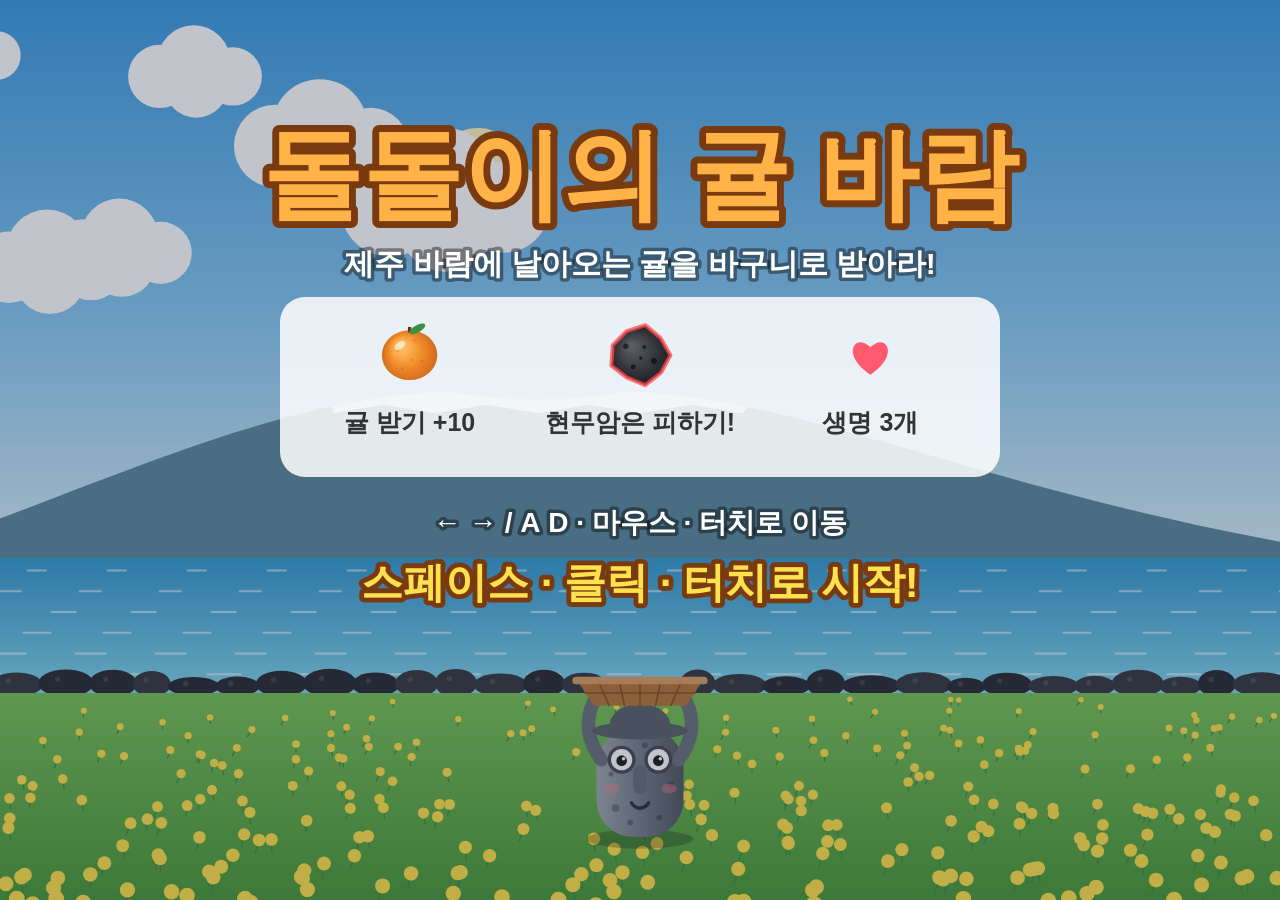
<file: jeju_game_steps/step5.html>
<!doctype html>
<html lang="ko">
<head>
<meta charset="utf-8">
<meta name="viewport" content="width=device-width,initial-scale=1,maximum-scale=1,user-scalable=no">
<title>돌돌이의 귤 바람</title>
<style>
  html, body { margin: 0; height: 100%; overflow: hidden; background: #0E1A3A; }
  canvas { display: block; touch-action: none; }
</style>
</head>
<body>
<canvas id="c"></canvas>
<script>
// ===== 기본 준비 =====
const cv = document.getElementById('c');
const ctx = cv.getContext('2d');
const TAU = Math.PI * 2;
const rand = (a, b) => a + Math.random() * (b - a);
const clamp = (v, a, b) => (v < a ? a : v > b ? b : v);
const lerp = (a, b, t) => a + (b - a) * t;

let W = 0, H = 0, S = 1;          // 화면 크기와 크기 배율
let GY = 0;                        // 땅(돌돌이 발) 높이
let realT = 0;                     // 흐른 시간(초)
let clouds = [], flowers = [], wallStones = [], stars = [];
let dayPhase = 0.25, dark = 0, warm = 0;   // 하루 시간(0 아침 · 0.25 낮 · 0.5 노을 · 0.75 밤)
let wind = 0, windAmp = 0;                 // 바람 세기(+ 오른쪽, - 왼쪽)
let streaks = [];                          // 바람 줄무늬

function resize() {
  const dpr = Math.min(window.devicePixelRatio || 1, 2);
  W = innerWidth; H = innerHeight;
  cv.width = W * dpr; cv.height = H * dpr;
  cv.style.width = W + 'px'; cv.style.height = H + 'px';
  ctx.setTransform(dpr, 0, 0, dpr, 0, 0);
  S = clamp(Math.sqrt(W * H) / 800, 0.62, 1.5);
  GY = H - Math.max(28, H * 0.07);
  buildScenery();
}

// ===== 풍경 재료 미리 만들기 =====
function buildScenery() {
  clouds = [];
  for (let i = 0; i < 7; i++) clouds.push({ x: Math.random(), y: rand(0.06, 0.4), s: rand(0.7, 1.5), sp: rand(0.4, 1.2) });
  flowers = [];
  const n = Math.round(W / 4.5);
  for (let i = 0; i < n; i++) flowers.push({ x: Math.random(), d: Math.random(), p: rand(0, TAU) });
  flowers.sort((a, b) => a.d - b.d);
  stars = [];
  for (let i = 0; i < 90; i++) stars.push({ x: Math.random(), y: Math.random() * 0.6, s: rand(1, 2.4), p: rand(0, TAU) });
  wallStones = [];
  let x = -10;
  while (x < W + 40) { const w = rand(26, 46) * S; wallStones.push({ x, w, h: rand(13, 22) * S, k: Math.random() }); x += w * 0.92; }
}

// ===== 색 도우미 =====
function hexToRgb(h) { const n = parseInt(h.slice(1), 16); return [(n >> 16) & 255, (n >> 8) & 255, n & 255]; }
function mix(a, b, t) { const A = hexToRgb(a), B = hexToRgb(b); return 'rgb(' + A.map((v, i) => Math.round(lerp(v, B[i], t))).join(',') + ')'; }

// ===== 풍경 그리기 =====
const SEA_TOP = () => H * 0.62, FIELD_TOP = () => H * 0.77;

const SKY = [
  ['#6FB7E8', '#BFE3F7', '#FFE2C4'],   // 아침
  ['#3E9BE0', '#8CCBF2', '#D8F0FB'],   // 낮
  ['#4B3C8C', '#C86A8A', '#FFB067'],   // 노을
  ['#0B1430', '#1C2A5C', '#3A3F7A'],   // 밤
];
function drawSky() {
  const p = dayPhase * 4, i = Math.floor(p) % 4, f = p - Math.floor(p), s = f * f * (3 - 2 * f);
  const A = SKY[i], B = SKY[(i + 1) % 4];
  dark = clamp(1 - Math.abs(dayPhase - 0.75) / 0.22, 0, 1);
  warm = clamp(1 - Math.abs(dayPhase - 0.5) / 0.18, 0, 1);
  const g = ctx.createLinearGradient(0, 0, 0, SEA_TOP());
  g.addColorStop(0, mix(A[0], B[0], s)); g.addColorStop(0.6, mix(A[1], B[1], s)); g.addColorStop(1, mix(A[2], B[2], s));
  ctx.fillStyle = g; ctx.fillRect(0, 0, W, H);
  if (dark > 0.02) {
    ctx.fillStyle = '#fff';
    for (const st of stars) {
      ctx.globalAlpha = dark * (0.55 + 0.45 * Math.sin(realT * 2 + st.p));
      ctx.fillRect(st.x * W, st.y * H, st.s, st.s);
    }
    ctx.globalAlpha = 1;
  }
}

function drawSun() {
  if (dayPhase < 0.62) {
    const sp = dayPhase / 0.62;
    const x = W * (0.08 + 0.84 * sp), y = SEA_TOP() - Math.sin(Math.PI * sp) * H * 0.48, r = 34 * S;
    ctx.fillStyle = mix('#FFF4C2', '#FF7A3D', warm);
    ctx.beginPath(); ctx.arc(x, y, r, 0, TAU); ctx.fill();
  }
  if (dayPhase > 0.58) {
    const mp = (dayPhase - 0.58) / 0.42;
    const x = W * (0.1 + 0.8 * mp), y = SEA_TOP() - Math.sin(Math.PI * mp) * H * 0.45, r = 26 * S;
    ctx.fillStyle = '#F4F1DC';
    ctx.beginPath(); ctx.arc(x, y, r, 0, TAU); ctx.fill();
    ctx.fillStyle = 'rgba(0,0,0,0.08)';
    ctx.beginPath(); ctx.arc(x - r * 0.3, y - r * 0.2, r * 0.22, 0, TAU); ctx.arc(x + r * 0.35, y + r * 0.25, r * 0.15, 0, TAU); ctx.fill();
  }
}

function drawCloud(x, y, s, color) {
  ctx.fillStyle = color;
  ctx.beginPath();
  ctx.arc(x, y, 26 * s, 0, TAU); ctx.arc(x + 28 * s, y - 12 * s, 30 * s, 0, TAU);
  ctx.arc(x + 60 * s, y, 24 * s, 0, TAU); ctx.arc(x + 30 * s, y + 8 * s, 26 * s, 0, TAU);
  ctx.fill();
}

function drawClouds() {
  for (const c of clouds) {
    const span = W + 300;
    const x = ((c.x * span + realT * c.sp * 18 * S) % span + span) % span - 150;
    drawCloud(x, c.y * H, c.s * S, mix(warm > 0.3 ? '#FFE0CC' : '#FFFFFF', '#4A5384', dark));
  }
}

function drawHallasan() {
  const base = SEA_TOP() + 4, h = H * 0.19, cx = W * 0.42;
  const left = -W * 0.1, right = W * 1.1;
  ctx.fillStyle = mix('#5E8C9E', '#1C2650', dark);
  ctx.beginPath();
  ctx.moveTo(left, base);
  ctx.bezierCurveTo(cx - W * 0.38, base - h * 0.3, cx - W * 0.22, base - h * 0.96, cx - W * 0.07, base - h);
  ctx.quadraticCurveTo(cx, base - h * 0.9, cx + W * 0.07, base - h);       // 꼭대기 백록담(살짝 오목)
  ctx.bezierCurveTo(cx + W * 0.22, base - h * 0.96, cx + W * 0.38, base - h * 0.3, right, base);
  ctx.closePath(); ctx.fill();
  // 눈 덮인 꼭대기
  ctx.save(); ctx.clip();
  ctx.fillStyle = mix('#F2F6FA', '#6E77A0', dark);
  ctx.beginPath();
  ctx.moveTo(cx - W * 0.16, base - h * 0.9);
  for (let i = 0; i <= 8; i++) ctx.lineTo(cx - W * 0.16 + i * W * 0.04, base - h * (0.87 + (i % 2) * 0.05));
  ctx.lineTo(cx + W * 0.2, base - h * 1.2); ctx.lineTo(cx - W * 0.2, base - h * 1.2);
  ctx.closePath(); ctx.fill();
  ctx.restore();
}

function drawSea() {
  const top = SEA_TOP(), bot = FIELD_TOP();
  const g = ctx.createLinearGradient(0, top, 0, bot);
  g.addColorStop(0, mix('#3A9BD0', '#142A5A', dark)); g.addColorStop(1, mix('#86D6EA', '#2A4A86', dark));
  ctx.fillStyle = g; ctx.fillRect(0, top, W, bot - top);
  // 반짝이는 물결
  ctx.strokeStyle = 'rgba(255,255,255,0.55)'; ctx.lineWidth = 2;
  for (let j = 0; j < 6; j++) {
    const y = top + (j + 0.6) * (bot - top) / 6.5;
    const off = (realT * (14 + j * 6) * S) % 80;
    ctx.beginPath();
    for (let x = -80 + off + (j % 2) * 40; x < W; x += 80) { ctx.moveTo(x, y); ctx.lineTo(x + 18 + j * 3, y); }
    ctx.stroke();
  }
}

function drawWall() {
  const y = FIELD_TOP();
  for (const s of wallStones) {
    ctx.fillStyle = mix(s.k > 0.5 ? '#3B3D44' : '#2E3037', '#121318', dark);
    ctx.beginPath(); ctx.ellipse(s.x + s.w / 2, y - s.h * 0.35, s.w / 2, s.h / 2, 0, 0, TAU); ctx.fill();
    ctx.fillStyle = 'rgba(255,255,255,0.12)';
    ctx.beginPath(); ctx.arc(s.x + s.w * 0.35, y - s.h * 0.5, 2 * S, 0, TAU); ctx.fill();
  }
}

function drawField() {
  const top = FIELD_TOP();
  const g = ctx.createLinearGradient(0, top, 0, H);
  g.addColorStop(0, mix('#7CC25A', '#24452F', dark)); g.addColorStop(1, mix('#4E9A3C', '#18321F', dark));
  const flowerColor = mix('#FFE14D', '#9C8A35', dark);
  const windLean = clamp(wind / (25 * S), -5, 5) * S;
  ctx.fillStyle = g; ctx.fillRect(0, top, W, H - top);
  for (const f of flowers) {
    const y = top + 6 + f.d * (H - top);
    const sz = (2 + f.d * 4) * S;
    const sway = Math.sin(realT * 2.2 + f.p) * 2.5 * S + windLean;
    const x = f.x * W;
    ctx.strokeStyle = '#3E8E4A'; ctx.lineWidth = 1.2;
    ctx.beginPath(); ctx.moveTo(x, y + sz * 2); ctx.lineTo(x + sway, y); ctx.stroke();
    ctx.fillStyle = flowerColor;
    ctx.beginPath(); ctx.arc(x + sway, y, sz, 0, TAU); ctx.fill();
  }
}

function drawStreaks() {
  ctx.strokeStyle = '#fff'; ctx.lineWidth = 2 * S; ctx.lineCap = 'round';
  for (const s of streaks) {
    ctx.globalAlpha = Math.sin(Math.PI * s.t / s.life) * 0.45;
    ctx.beginPath(); ctx.moveTo(s.x, s.y); ctx.lineTo(s.x - Math.sign(s.vx) * s.len, s.y); ctx.stroke();
  }
  ctx.globalAlpha = 1;
}

function drawWorld() {
  drawSky(); drawSun(); drawClouds(); drawHallasan(); drawSea(); drawWall(); drawField();
  if (warm > 0) { ctx.fillStyle = `rgba(255,120,60,${warm * 0.12})`; ctx.fillRect(0, 0, W, H); }
  drawStreaks();
}

// ===== 주인공 돌돌이 =====
const player = { x: 0, tx: 0, lean: 0, squash: 0, blink: 0 };
const PORES = [[-0.25, -0.3, 0.04], [0.2, -0.2, 0.03], [0.05, -0.95, 0.03], [-0.3, -0.65, 0.025], [0.32, -0.55, 0.03], [-0.1, -0.15, 0.03]];
const charSize = () => 72 * S;          // 돌돌이 크기
const basketTop = () => GY - charSize() * 1.62;
const basketW = () => charSize() * 1.3;

function drawDol(x, feetY, P) {
  // 그림자
  ctx.fillStyle = 'rgba(0,0,0,0.22)';
  ctx.beginPath(); ctx.ellipse(x, feetY + 2, P * 0.55, P * 0.1, 0, 0, TAU); ctx.fill();
  ctx.save();
  ctx.translate(x, feetY);
  ctx.rotate(player.lean);
  ctx.scale(1 + player.squash * 0.25, 1 - player.squash * 0.2);
  // 몸통
  const g = ctx.createLinearGradient(-P * 0.45, 0, P * 0.45, 0);
  g.addColorStop(0, '#A3A9B1'); g.addColorStop(0.5, '#7A808A'); g.addColorStop(1, '#555A63');
  ctx.fillStyle = g;
  rr(-P * 0.45, -P * 1.12, P * 0.9, P * 1.12, P * 0.38); ctx.fill();
  ctx.fillStyle = 'rgba(40,40,50,0.35)';
  for (const [px, py, pr] of PORES) { ctx.beginPath(); ctx.arc(px * P, py * P, pr * P, 0, TAU); ctx.fill(); }
  // 팔 (바구니를 받치는)
  ctx.strokeStyle = '#6E747E'; ctx.lineWidth = P * 0.14; ctx.lineCap = 'round';
  ctx.beginPath(); ctx.moveTo(-P * 0.4, -P * 0.8); ctx.quadraticCurveTo(-P * 0.62, -P * 1.1, -P * 0.48, -P * 1.4); ctx.stroke();
  ctx.beginPath(); ctx.moveTo(P * 0.4, -P * 0.8); ctx.quadraticCurveTo(P * 0.62, -P * 1.1, P * 0.48, -P * 1.4); ctx.stroke();
  // 모자
  ctx.fillStyle = '#5F646D';
  ctx.beginPath(); ctx.ellipse(0, -P * 1.1, P * 0.5, P * 0.09, 0, 0, TAU); ctx.fill();
  ctx.beginPath(); ctx.ellipse(0, -P * 1.14, P * 0.32, P * 0.24, 0, Math.PI, TAU); ctx.fill();
  // 눈
  const look = clamp(player.lean * 3, -1, 1) * P * 0.04;
  for (const sx of [-1, 1]) {
    ctx.fillStyle = '#4A4F57';
    ctx.beginPath(); ctx.arc(sx * P * 0.19, -P * 0.8, P * 0.145, 0, TAU); ctx.fill();
    if (player.blink > 0) {
      ctx.strokeStyle = '#222'; ctx.lineWidth = P * 0.03;
      ctx.beginPath(); ctx.moveTo(sx * P * 0.19 - P * 0.09, -P * 0.8); ctx.lineTo(sx * P * 0.19 + P * 0.09, -P * 0.8); ctx.stroke();
    } else {
      ctx.fillStyle = '#fff';
      ctx.beginPath(); ctx.arc(sx * P * 0.19, -P * 0.8, P * 0.11, 0, TAU); ctx.fill();
      ctx.fillStyle = '#222';
      ctx.beginPath(); ctx.arc(sx * P * 0.19 + look, -P * 0.79, P * 0.055, 0, TAU); ctx.fill();
      ctx.fillStyle = '#fff';
      ctx.beginPath(); ctx.arc(sx * P * 0.19 + look + P * 0.02, -P * 0.81, P * 0.018, 0, TAU); ctx.fill();
    }
  }
  // 코
  ctx.fillStyle = '#6A7079';
  rr(-P * 0.07, -P * 0.74, P * 0.14, P * 0.3, P * 0.07); ctx.fill();
  // 볼
  ctx.fillStyle = 'rgba(255,130,140,0.4)';
  for (const sx of [-1, 1]) { ctx.beginPath(); ctx.ellipse(sx * P * 0.3, -P * 0.5, P * 0.08, P * 0.05, 0, 0, TAU); ctx.fill(); }
  // 입
  ctx.strokeStyle = '#33363C'; ctx.lineWidth = P * 0.035;
  ctx.beginPath(); ctx.arc(0, -P * 0.4, P * 0.1, 0.15 * Math.PI, 0.85 * Math.PI); ctx.stroke();
  // 바구니
  const bt = -P * 1.62, bb = -P * 1.36;
  ctx.fillStyle = '#B7793A';
  ctx.beginPath();
  ctx.moveTo(-P * 0.65, bt); ctx.lineTo(P * 0.65, bt); ctx.lineTo(P * 0.48, bb); ctx.lineTo(-P * 0.48, bb);
  ctx.closePath(); ctx.fill();
  ctx.strokeStyle = '#8A5426'; ctx.lineWidth = 1.5;
  for (let i = 1; i < 6; i++) { const t = i / 6; ctx.beginPath(); ctx.moveTo(lerp(-P * 0.65, P * 0.65, t), bt); ctx.lineTo(lerp(-P * 0.48, P * 0.48, t), bb); ctx.stroke(); }
  ctx.beginPath(); ctx.moveTo(-P * 0.57, (bt + bb) / 2); ctx.lineTo(P * 0.57, (bt + bb) / 2); ctx.stroke();
  ctx.fillStyle = '#D9A066';
  rr(-P * 0.7, bt - P * 0.04, P * 1.4, P * 0.08, P * 0.04); ctx.fill();
  ctx.restore();
}

function rr(x, y, w, h, r) {
  ctx.beginPath();
  ctx.moveTo(x + r, y);
  ctx.arcTo(x + w, y, x + w, y + h, r); ctx.arcTo(x + w, y + h, x, y + h, r);
  ctx.arcTo(x, y + h, x, y, r); ctx.arcTo(x, y, x + w, y, r);
  ctx.closePath();
}

// ===== 조작 (키보드 · 마우스 · 터치) =====
const keys = { left: false, right: false };
let ctrl = 'key';
addEventListener('keydown', e => {
  if (e.code === 'ArrowLeft' || e.code === 'KeyA') { keys.left = true; ctrl = 'key'; e.preventDefault(); }
  if (e.code === 'ArrowRight' || e.code === 'KeyD') { keys.right = true; ctrl = 'key'; e.preventDefault(); }
});
addEventListener('keyup', e => {
  if (e.code === 'ArrowLeft' || e.code === 'KeyA') keys.left = false;
  if (e.code === 'ArrowRight' || e.code === 'KeyD') keys.right = false;
});
cv.addEventListener('pointermove', e => { ctrl = 'ptr'; player.tx = e.clientX; });
cv.addEventListener('pointerdown', e => { ctrl = 'ptr'; player.tx = e.clientX; });

function movePlayer(dt) {
  const prev = player.x;
  const dir = (keys.right ? 1 : 0) - (keys.left ? 1 : 0);
  if (dir !== 0) { player.x += dir * W * 0.85 * dt; player.tx = player.x; }
  else if (ctrl === 'ptr') player.x += (player.tx - player.x) * Math.min(1, dt * 14);
  const half = basketW() / 2;
  player.x = clamp(player.x, half, W - half);
  const v = (player.x - prev) / Math.max(dt, 0.001);
  player.lean = lerp(player.lean, clamp(v / (W * 3), -0.22, 0.22), Math.min(1, dt * 10));
  player.squash *= Math.pow(0.001, dt);
  player.blink -= dt;
  if (Math.random() < dt * 0.4) player.blink = 0.12;
}

// ===== 떨어지는 물건들 =====
let items = [];
let score = 0, spawnT = 0.5;
let state = 'title';               // 'title' 시작화면 · 'play' 게임중 · 'over' 게임오버
let lives = 3, inv = 0, overT = 0;
let level = 1, playT = 0;
let best = loadBest(), newBest = false;

// 최고 점수 저장 (브라우저에 따라 막혀 있을 수 있어서 try/catch)
function loadBest() { try { return parseInt(localStorage.getItem('jejuGyulBest') || '0', 10) || 0; } catch (e) { return 0; } }
function saveBest(v) { try { localStorage.setItem('jejuGyulBest', String(v)); } catch (e) {} }

function spawnItem() {
  const rockChance = Math.min(0.4, 0.12 + level * 0.03);     // 레벨이 오를수록 돌이 많아짐
  const type = Math.random() < rockChance ? 'rock' : 'mandarin';
  const r = (type === 'rock' ? 24 : 20) * S;
  const speed = H * (0.22 + level * 0.025) * rand(0.85, 1.15);  // 레벨이 오를수록 빨라짐
  const shape = []; for (let i = 0; i < 9; i++) shape.push(rand(0.78, 1.05));
  items.push({ type, x: rand(r + 10, W - r - 10), y: -r - 10, vx: 0, vy: speed * 0.4, maxVy: speed, r, rot: rand(0, TAU), vr: rand(-3, 3), shape });
}

function drawRock(x, y, r, rot, shape) {
  ctx.save(); ctx.translate(x, y); ctx.rotate(rot);
  ctx.strokeStyle = `rgba(255,70,70,${0.45 + 0.35 * Math.sin(realT * 10)})`; ctx.lineWidth = 3 * S;
  ctx.beginPath();
  shape.forEach((k, i) => { const a = i / shape.length * TAU; const px = Math.cos(a) * r * k, py = Math.sin(a) * r * k; i ? ctx.lineTo(px, py) : ctx.moveTo(px, py); });
  ctx.closePath();
  const g = ctx.createRadialGradient(-r * 0.3, -r * 0.3, r * 0.1, 0, 0, r);
  g.addColorStop(0, '#5A5B63'); g.addColorStop(1, '#1D1E23');
  ctx.fillStyle = g; ctx.fill(); ctx.stroke();
  ctx.fillStyle = 'rgba(0,0,0,0.55)';
  for (const [a, d, s] of [[0.4, 0.5, 0.1], [2.1, 0.45, 0.08], [3.7, 0.55, 0.09], [5.2, 0.3, 0.07], [1.3, 0.1, 0.06]]) { ctx.beginPath(); ctx.arc(Math.cos(a) * r * d, Math.sin(a) * r * d, r * s, 0, TAU); ctx.fill(); }
  ctx.restore();
}

function heartPath(x, y, s) {
  ctx.beginPath();
  ctx.moveTo(x, y + s * 0.55);
  ctx.bezierCurveTo(x - s * 1.0, y - s * 0.1, x - s * 0.5, y - s * 0.85, x, y - s * 0.35);
  ctx.bezierCurveTo(x + s * 0.5, y - s * 0.85, x + s * 1.0, y - s * 0.1, x, y + s * 0.55);
  ctx.closePath();
}

const FONT = "'Pretendard','Malgun Gothic','Apple SD Gothic Neo',sans-serif";
function text(str, x, y, size, color, o = {}) {
  ctx.font = `${o.weight || 900} ${Math.round(size)}px ${FONT}`;
  ctx.textAlign = o.align || 'center'; ctx.textBaseline = o.base || 'middle';
  if (o.stroke) { ctx.lineJoin = 'round'; ctx.lineWidth = o.stroke; ctx.strokeStyle = o.strokeColor || 'rgba(0,0,0,0.4)'; ctx.strokeText(str, x, y); }
  if (o.glow) { ctx.shadowColor = o.glow; ctx.shadowBlur = o.blur || 20; }
  ctx.fillStyle = color; ctx.fillText(str, x, y);
  ctx.shadowBlur = 0;
}
const U = () => clamp(Math.min(W / 700, H / 650), 0.55, 1.4);   // 글자 크기 배율

function startGame() {
  state = 'play'; score = 0; lives = 3; inv = 0; items = []; spawnT = 0.6; newBest = false;
  level = 1; playT = 0;
  player.x = player.tx = W / 2;
}

function hurt() {
  if (inv > 0) return;
  lives--; inv = 1.3;
  if (lives <= 0) gameOver();
}

function gameOver() {
  state = 'over'; overT = 0; inv = 0;
  if (score > best) { best = score; saveBest(best); newBest = true; }
}

function pressStart() {
  if (state === 'title') startGame();
  else if (state === 'over' && overT > 0.7) startGame();
}
addEventListener('keydown', e => { if (e.code === 'Space' || e.code === 'Enter') { e.preventDefault(); pressStart(); } });
cv.addEventListener('pointerdown', pressStart);

function drawTitle() {
  const u = U();
  ctx.fillStyle = 'rgba(10,20,50,0.25)'; ctx.fillRect(0, 0, W, H);
  const bob = Math.sin(realT * 2) * 6 * u;
  text('돌돌이의 귤 바람', W / 2, H * 0.2 + bob, 72 * u, '#FFB347', { stroke: 10 * u, strokeColor: '#7A3A10' });
  text('제주 바람에 날아오는 귤을 바구니로 받아라!', W / 2, H * 0.2 + 62 * u, 22 * u, '#fff', { weight: 700, stroke: 5 * u });
  const bw = Math.min(W * 0.9, 520 * u), bh = 130 * u, bx = W / 2 - bw / 2, by = H * 0.33;
  ctx.fillStyle = 'rgba(255,255,255,0.85)'; rr(bx, by, bw, bh, 18 * u); ctx.fill();
  drawMandarin(bx + bw * 0.18, by + 42 * u, 20 * u, 0);
  text('귤 받기 +10', bx + bw * 0.18, by + 92 * u, 18 * u, '#333', { weight: 800 });
  drawRock(bx + bw * 0.5, by + 42 * u, 22 * u, 0, [1, 0.9, 1, 0.85, 1, 0.95, 0.9, 1, 0.88]);
  text('현무암은 피하기!', bx + bw * 0.5, by + 92 * u, 18 * u, '#333', { weight: 800 });
  ctx.fillStyle = '#FF5A6E'; heartPath(bx + bw * 0.82, by + 44 * u, 22 * u); ctx.fill();
  text('생명 3개', bx + bw * 0.82, by + 92 * u, 18 * u, '#333', { weight: 800 });
  text('← → / A D · 마우스 · 터치로 이동', W / 2, by + bh + 34 * u, 20 * u, '#fff', { weight: 700, stroke: 5 * u });
  if (Math.sin(realT * 5) > -0.3) text('스페이스 · 클릭 · 터치로 시작!', W / 2, by + bh + 78 * u, 30 * u, '#FFE14D', { stroke: 7 * u, strokeColor: '#7A3A10' });
  if (best > 0) text('최고 점수 ' + best, W / 2, by + bh + 120 * u, 18 * u, '#fff', { weight: 700, stroke: 4 * u });
}

function drawOver() {
  const u = U();
  ctx.fillStyle = 'rgba(10,15,40,0.55)'; ctx.fillRect(0, 0, W, H);
  const cw = Math.min(W * 0.88, 440 * u), ch = 300 * u, cx = W / 2 - cw / 2, cy = H * 0.42 - ch / 2;
  ctx.fillStyle = '#FFF6E5'; rr(cx, cy, cw, ch, 24 * u); ctx.fill();
  text('게임 끝!', W / 2, cy + 48 * u, 44 * u, '#F28C28', { stroke: 6 * u, strokeColor: '#7A3A10' });
  text('점수', W / 2, cy + 105 * u, 18 * u, '#888', { weight: 700 });
  text(String(score), W / 2, cy + 145 * u, 56 * u, '#333');
  text('최고 점수 ' + best, W / 2, cy + 195 * u, 20 * u, '#3E8E4A', { weight: 800 });
  if (newBest) text('신기록!', W / 2, cy + 225 * u, 22 * u, '#FF5A6E');
  if (overT > 0.7 && Math.sin(realT * 5) > -0.3) text('다시하기 (스페이스 · 클릭 · 터치)', W / 2, cy + ch - 34 * u, 20 * u, '#555', { weight: 800 });
}

function drawMandarin(x, y, r, rot) {
  ctx.save(); ctx.translate(x, y); ctx.rotate(rot);
  const g = ctx.createRadialGradient(-r * 0.35, -r * 0.35, r * 0.1, 0, 0, r);
  g.addColorStop(0, '#FFC46B'); g.addColorStop(0.55, '#F28C28'); g.addColorStop(1, '#D2691E');
  ctx.fillStyle = g;
  ctx.beginPath(); ctx.ellipse(0, 0, r, r * 0.9, 0, 0, TAU); ctx.fill();
  ctx.fillStyle = 'rgba(160,70,0,0.2)';
  for (const [a, d] of [[0.5, 0.5], [2, 0.6], [3.5, 0.45], [5, 0.62], [1.2, 0.2]]) { ctx.beginPath(); ctx.arc(Math.cos(a) * r * d, Math.sin(a) * r * d * 0.9, r * 0.05, 0, TAU); ctx.fill(); }
  ctx.fillStyle = 'rgba(255,255,255,0.55)';
  ctx.beginPath(); ctx.ellipse(-r * 0.35, -r * 0.35, r * 0.22, r * 0.12, -0.6, 0, TAU); ctx.fill();
  ctx.fillStyle = '#5B3A1E'; ctx.fillRect(-r * 0.06, -r * 1.02, r * 0.12, r * 0.2);
  ctx.fillStyle = '#3E8E4A';
  ctx.beginPath(); ctx.ellipse(r * 0.28, -r * 0.95, r * 0.32, r * 0.13, -0.5, 0, TAU); ctx.fill();
  ctx.restore();
}

function drawItem(it) {
  if (it.type === 'rock') drawRock(it.x, it.y, it.r, it.rot, it.shape);
  else drawMandarin(it.x, it.y, it.r, it.rot);
}

function updateItems(dt) {
  spawnT -= dt;
  if (spawnT <= 0) { spawnItem(); spawnT = Math.max(0.28, 0.95 - level * 0.07) * rand(0.7, 1.2); }
  const bt = basketTop(), half = basketW() / 2;
  for (let i = items.length - 1; i >= 0; i--) {
    const it = items[i];
    it.vy = Math.min(it.maxVy, it.vy + H * 0.5 * dt);
    const windPower = it.type === 'rock' ? 0.3 : 0.9;           // 돌은 무거워서 바람을 덜 탐
    it.vx += (wind * windPower - it.vx) * dt * 0.9;
    it.x += it.vx * dt; it.y += it.vy * dt; it.rot += it.vr * dt;
    if (it.x < it.r) { it.x = it.r; it.vx = Math.abs(it.vx) * 0.5; }
    if (it.x > W - it.r) { it.x = W - it.r; it.vx = -Math.abs(it.vx) * 0.5; }
    // 바구니로 받았나?
    if (it.y + it.r * 0.3 >= bt && it.y - it.r <= bt + charSize() * 0.25 && Math.abs(it.x - player.x) <= half + it.r * 0.3) {
      catchItem(it); items.splice(i, 1); continue;
    }
    // 땅에 떨어졌나?
    if (it.y >= GY) { items.splice(i, 1); }
  }
}

function catchItem(it) {
  if (it.type === 'rock') { hurt(); return; }
  score += 10;
  player.squash = 1;
}

function updateWorld(dt) {
  if (state === 'play') {
    playT += dt;
    level = 1 + Math.floor(playT / 12);                         // 12초마다 레벨 업
    dayPhase = (0.08 + playT / 110) % 1;
    windAmp = S * Math.min(170, 25 + level * 16);
    wind = Math.sin(playT * 0.33) * windAmp + Math.sin(playT * 1.7 + 1) * windAmp * 0.25;
  } else if (state === 'title') {
    dayPhase = (0.2 + realT / 90) % 1;
    wind = Math.sin(realT * 0.4) * 40 * S;
  }
  if (Math.random() < dt * Math.abs(wind) / (6 * S)) {
    streaks.push({ x: rand(0, W), y: rand(H * 0.05, H * 0.85), vx: wind * rand(4, 6), len: rand(40, 120) * S, t: 0, life: rand(0.6, 1.1) });
  }
  for (let i = streaks.length - 1; i >= 0; i--) {
    const s = streaks[i]; s.t += dt; s.x += s.vx * dt;
    if (s.t > s.life) streaks.splice(i, 1);
  }
}

function drawHUD() {
  text('점수 ' + score, 18 * S, 16 * S, 40 * S, '#fff', { align: 'left', base: 'top', stroke: 6 * S });
  text('최고 ' + best, 20 * S, 62 * S, 18 * S, '#fff', { align: 'left', base: 'top', weight: 700, stroke: 4 * S });
  text('LV ' + level, 20 * S, 88 * S, 22 * S, '#FFE14D', { align: 'left', base: 'top', stroke: 4 * S });
  // 바람 방향 표시
  const n = clamp(Math.round(Math.abs(wind) / (30 * S)), 0, 5);
  const arrows = n === 0 ? '·' : (wind > 0 ? '▶'.repeat(n) : '◀'.repeat(n));
  text('바람 ' + arrows, W / 2, 30 * S, 22 * S, '#E8F7FF', { stroke: 4 * S });
  for (let i = 0; i < lives; i++) {
    ctx.fillStyle = '#FF5A6E'; ctx.strokeStyle = '#fff'; ctx.lineWidth = 2.5 * S;
    heartPath(W - (34 + i * 40) * S, 36 * S, 17 * S); ctx.fill(); ctx.stroke();
  }
}

// ===== 게임 루프 =====
let last = performance.now();
function frame(now) {
  let dt = (now - last) / 1000; last = now;
  if (dt > 0.05) dt = 0.05;
  realT += dt;
  updateWorld(dt);
  if (state === 'play') {
    movePlayer(dt);
    updateItems(dt);
    inv -= dt;
  } else {
    if (state === 'over') overT += dt;
    player.blink -= dt;
  }
  drawWorld();
  for (const it of items) drawItem(it);
  if (!(inv > 0 && Math.floor(realT * 14) % 2 === 0)) drawDol(player.x, GY, charSize());   // 다쳤을 땐 깜빡깜빡
  if (state === 'play') drawHUD();
  if (state === 'title') drawTitle();
  if (state === 'over') drawOver();
  requestAnimationFrame(frame);
}
addEventListener('resize', () => { resize(); player.x = player.tx = clamp(player.x, basketW() / 2, W - basketW() / 2); });
resize();
player.x = player.tx = W / 2;
requestAnimationFrame(frame);
</script>
</body>
</html>
</file>
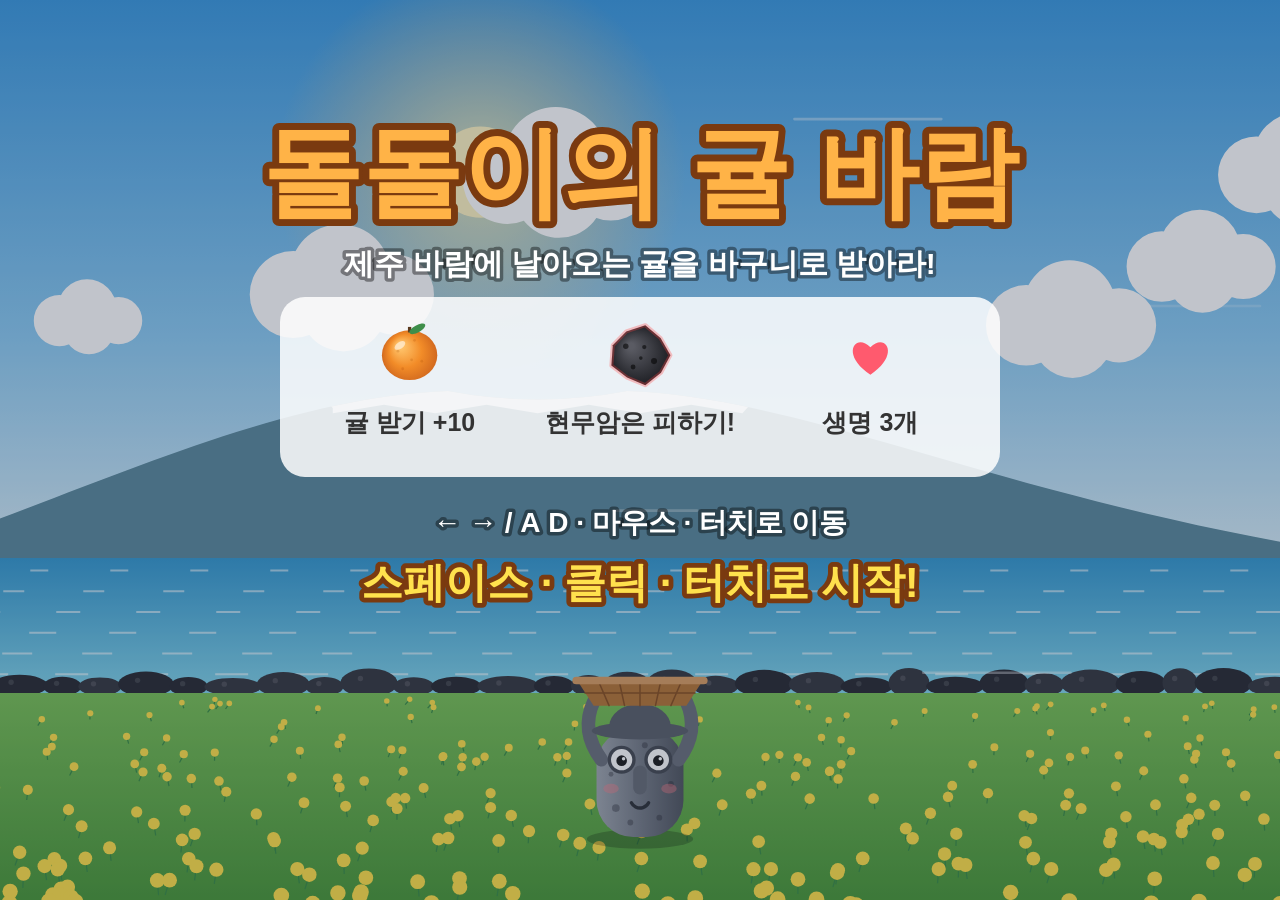
<file: jeju_game_steps/step6.html>
<!doctype html>
<html lang="ko">
<head>
<meta charset="utf-8">
<meta name="viewport" content="width=device-width,initial-scale=1,maximum-scale=1,user-scalable=no">
<title>돌돌이의 귤 바람</title>
<style>
  html, body { margin: 0; height: 100%; overflow: hidden; background: #0E1A3A; }
  canvas { display: block; touch-action: none; }
</style>
</head>
<body>
<canvas id="c"></canvas>
<script>
// ===== 기본 준비 =====
const cv = document.getElementById('c');
const ctx = cv.getContext('2d');
const TAU = Math.PI * 2;
const rand = (a, b) => a + Math.random() * (b - a);
const clamp = (v, a, b) => (v < a ? a : v > b ? b : v);
const lerp = (a, b, t) => a + (b - a) * t;

let W = 0, H = 0, S = 1;          // 화면 크기와 크기 배율
let GY = 0;                        // 땅(돌돌이 발) 높이
let realT = 0;                     // 흐른 시간(초)
let clouds = [], flowers = [], wallStones = [], stars = [];
let dayPhase = 0.25, dark = 0, warm = 0;   // 하루 시간(0 아침 · 0.25 낮 · 0.5 노을 · 0.75 밤)
let wind = 0, windAmp = 0;                 // 바람 세기(+ 오른쪽, - 왼쪽)
let streaks = [];                          // 바람 줄무늬

function resize() {
  const dpr = Math.min(window.devicePixelRatio || 1, 2);
  W = innerWidth; H = innerHeight;
  cv.width = W * dpr; cv.height = H * dpr;
  cv.style.width = W + 'px'; cv.style.height = H + 'px';
  ctx.setTransform(dpr, 0, 0, dpr, 0, 0);
  S = clamp(Math.sqrt(W * H) / 800, 0.62, 1.5);
  GY = H - Math.max(28, H * 0.07);
  buildScenery();
}

// ===== 풍경 재료 미리 만들기 =====
function buildScenery() {
  clouds = [];
  for (let i = 0; i < 7; i++) clouds.push({ x: Math.random(), y: rand(0.06, 0.4), s: rand(0.7, 1.5), sp: rand(0.4, 1.2) });
  flowers = [];
  const n = Math.round(W / 4.5);
  for (let i = 0; i < n; i++) flowers.push({ x: rand(-0.06, 1.06), d: Math.random(), p: rand(0, TAU) });
  flowers.sort((a, b) => a.d - b.d);
  stars = [];
  for (let i = 0; i < 90; i++) stars.push({ x: Math.random(), y: Math.random() * 0.6, s: rand(1, 2.4), p: rand(0, TAU) });
  wallStones = [];
  let x = -W * 0.1;
  while (x < W * 1.1) { const w = rand(26, 46) * S; wallStones.push({ x, w, h: rand(13, 22) * S, k: Math.random() }); x += w * 0.92; }
}

// ===== 색 도우미 =====
function hexToRgb(h) { const n = parseInt(h.slice(1), 16); return [(n >> 16) & 255, (n >> 8) & 255, n & 255]; }
function mix(a, b, t) { const A = hexToRgb(a), B = hexToRgb(b); return 'rgb(' + A.map((v, i) => Math.round(lerp(v, B[i], t))).join(',') + ')'; }

// ===== 풍경 그리기 =====
const SEA_TOP = () => H * 0.62, FIELD_TOP = () => H * 0.77;

const SKY = [
  ['#6FB7E8', '#BFE3F7', '#FFE2C4'],   // 아침
  ['#3E9BE0', '#8CCBF2', '#D8F0FB'],   // 낮
  ['#4B3C8C', '#C86A8A', '#FFB067'],   // 노을
  ['#0B1430', '#1C2A5C', '#3A3F7A'],   // 밤
];
function drawSky() {
  const p = dayPhase * 4, i = Math.floor(p) % 4, f = p - Math.floor(p), s = f * f * (3 - 2 * f);
  const A = SKY[i], B = SKY[(i + 1) % 4];
  dark = clamp(1 - Math.abs(dayPhase - 0.75) / 0.22, 0, 1);
  warm = clamp(1 - Math.abs(dayPhase - 0.5) / 0.18, 0, 1);
  const g = ctx.createLinearGradient(0, 0, 0, SEA_TOP());
  g.addColorStop(0, mix(A[0], B[0], s)); g.addColorStop(0.6, mix(A[1], B[1], s)); g.addColorStop(1, mix(A[2], B[2], s));
  ctx.fillStyle = g; ctx.fillRect(0, 0, W, H);
  if (dark > 0.02) {
    ctx.fillStyle = '#fff';
    for (const st of stars) {
      ctx.globalAlpha = dark * (0.55 + 0.45 * Math.sin(realT * 2 + st.p));
      ctx.fillRect(st.x * W, st.y * H, st.s, st.s);
    }
    ctx.globalAlpha = 1;
  }
}

function drawSun() {
  if (dayPhase < 0.62) {
    const sp = dayPhase / 0.62;
    const x = W * (0.08 + 0.84 * sp), y = SEA_TOP() - Math.sin(Math.PI * sp) * H * 0.48, r = 34 * S;
    const glow = ctx.createRadialGradient(x, y, r * 0.5, x, y, r * 4.5);   // 해 주변 빛 번짐
    glow.addColorStop(0, `rgba(255,236,170,${0.7 - warm * 0.2})`);
    glow.addColorStop(1, 'rgba(255,200,120,0)');
    ctx.fillStyle = glow; ctx.beginPath(); ctx.arc(x, y, r * 4.5, 0, TAU); ctx.fill();
    ctx.fillStyle = mix('#FFF4C2', '#FF7A3D', warm);
    ctx.beginPath(); ctx.arc(x, y, r, 0, TAU); ctx.fill();
  }
  if (dayPhase > 0.58) {
    const mp = (dayPhase - 0.58) / 0.42;
    const x = W * (0.1 + 0.8 * mp), y = SEA_TOP() - Math.sin(Math.PI * mp) * H * 0.45, r = 26 * S;
    ctx.fillStyle = '#F4F1DC';
    ctx.beginPath(); ctx.arc(x, y, r, 0, TAU); ctx.fill();
    ctx.fillStyle = 'rgba(0,0,0,0.08)';
    ctx.beginPath(); ctx.arc(x - r * 0.3, y - r * 0.2, r * 0.22, 0, TAU); ctx.arc(x + r * 0.35, y + r * 0.25, r * 0.15, 0, TAU); ctx.fill();
  }
}

function drawCloud(x, y, s, color) {
  ctx.fillStyle = color;
  ctx.beginPath();
  ctx.arc(x, y, 26 * s, 0, TAU); ctx.arc(x + 28 * s, y - 12 * s, 30 * s, 0, TAU);
  ctx.arc(x + 60 * s, y, 24 * s, 0, TAU); ctx.arc(x + 30 * s, y + 8 * s, 26 * s, 0, TAU);
  ctx.fill();
}

function drawClouds() {
  for (const c of clouds) {
    const span = W + 300;
    const x = ((c.x * span + realT * c.sp * 18 * S) % span + span) % span - 150;
    drawCloud(x, c.y * H, c.s * S, mix(warm > 0.3 ? '#FFE0CC' : '#FFFFFF', '#4A5384', dark));
  }
}

function drawHallasan() {
  const base = SEA_TOP() + 4, h = H * 0.19, cx = W * 0.42;
  const left = -W * 0.1, right = W * 1.1;
  ctx.fillStyle = mix('#5E8C9E', '#1C2650', dark);
  ctx.beginPath();
  ctx.moveTo(left, base);
  ctx.bezierCurveTo(cx - W * 0.38, base - h * 0.3, cx - W * 0.22, base - h * 0.96, cx - W * 0.07, base - h);
  ctx.quadraticCurveTo(cx, base - h * 0.9, cx + W * 0.07, base - h);       // 꼭대기 백록담(살짝 오목)
  ctx.bezierCurveTo(cx + W * 0.22, base - h * 0.96, cx + W * 0.38, base - h * 0.3, right, base);
  ctx.closePath(); ctx.fill();
  // 눈 덮인 꼭대기
  ctx.save(); ctx.clip();
  ctx.fillStyle = mix('#F2F6FA', '#6E77A0', dark);
  ctx.beginPath();
  ctx.moveTo(cx - W * 0.16, base - h * 0.9);
  for (let i = 0; i <= 8; i++) ctx.lineTo(cx - W * 0.16 + i * W * 0.04, base - h * (0.87 + (i % 2) * 0.05));
  ctx.lineTo(cx + W * 0.2, base - h * 1.2); ctx.lineTo(cx - W * 0.2, base - h * 1.2);
  ctx.closePath(); ctx.fill();
  ctx.restore();
}

function drawSea() {
  const top = SEA_TOP(), bot = FIELD_TOP();
  const g = ctx.createLinearGradient(0, top, 0, bot);
  g.addColorStop(0, mix('#3A9BD0', '#142A5A', dark)); g.addColorStop(1, mix('#86D6EA', '#2A4A86', dark));
  ctx.fillStyle = g; ctx.fillRect(-W * 0.1, top, W * 1.2, bot - top);
  // 반짝이는 물결
  ctx.strokeStyle = 'rgba(255,255,255,0.55)'; ctx.lineWidth = 2;
  for (let j = 0; j < 6; j++) {
    const y = top + (j + 0.6) * (bot - top) / 6.5;
    const off = (realT * (14 + j * 6) * S) % 80;
    ctx.beginPath();
    for (let x = -80 + off + (j % 2) * 40; x < W; x += 80) { ctx.moveTo(x, y); ctx.lineTo(x + 18 + j * 3, y); }
    ctx.stroke();
  }
}

function drawWall() {
  const y = FIELD_TOP();
  for (const s of wallStones) {
    ctx.fillStyle = mix(s.k > 0.5 ? '#3B3D44' : '#2E3037', '#121318', dark);
    ctx.beginPath(); ctx.ellipse(s.x + s.w / 2, y - s.h * 0.35, s.w / 2, s.h / 2, 0, 0, TAU); ctx.fill();
    ctx.fillStyle = 'rgba(255,255,255,0.12)';
    ctx.beginPath(); ctx.arc(s.x + s.w * 0.35, y - s.h * 0.5, 2 * S, 0, TAU); ctx.fill();
  }
}

function drawField() {
  const top = FIELD_TOP();
  const g = ctx.createLinearGradient(0, top, 0, H);
  g.addColorStop(0, mix('#7CC25A', '#24452F', dark)); g.addColorStop(1, mix('#4E9A3C', '#18321F', dark));
  const flowerColor = mix('#FFE14D', '#9C8A35', dark);
  const windLean = clamp(wind / (25 * S), -5, 5) * S;
  ctx.fillStyle = g; ctx.fillRect(-W * 0.1, top, W * 1.2, H - top);
  for (const f of flowers) {
    const y = top + 6 + f.d * (H - top);
    const sz = (2 + f.d * 4) * S;
    const sway = Math.sin(realT * 2.2 + f.p) * 2.5 * S + windLean;
    const x = f.x * W;
    ctx.strokeStyle = '#3E8E4A'; ctx.lineWidth = 1.2;
    ctx.beginPath(); ctx.moveTo(x, y + sz * 2); ctx.lineTo(x + sway, y); ctx.stroke();
    ctx.fillStyle = flowerColor;
    ctx.beginPath(); ctx.arc(x + sway, y, sz, 0, TAU); ctx.fill();
  }
}

function drawStreaks() {
  ctx.strokeStyle = '#fff'; ctx.lineWidth = 2 * S; ctx.lineCap = 'round';
  for (const s of streaks) {
    ctx.globalAlpha = Math.sin(Math.PI * s.t / s.life) * 0.45;
    ctx.beginPath(); ctx.moveTo(s.x, s.y); ctx.lineTo(s.x - Math.sign(s.vx) * s.len, s.y); ctx.stroke();
  }
  ctx.globalAlpha = 1;
}

// 패럴랙스: 멀리 있는 건 조금, 가까운 건 많이 움직임
function layer(f, fn) { ctx.save(); ctx.translate(-(player.x - W / 2) * f, 0); fn(); ctx.restore(); }
function drawWorld() {
  drawSky(); drawSun();
  layer(0.02, drawClouds); layer(0.012, drawHallasan); layer(0.03, drawSea); layer(0.05, drawWall); layer(0.08, drawField);
  if (warm > 0) { ctx.fillStyle = `rgba(255,120,60,${warm * 0.12})`; ctx.fillRect(0, 0, W, H); }
  drawStreaks();
}

// ===== 주인공 돌돌이 =====
const player = { x: 0, tx: 0, lean: 0, squash: 0, blink: 0 };
const PORES = [[-0.25, -0.3, 0.04], [0.2, -0.2, 0.03], [0.05, -0.95, 0.03], [-0.3, -0.65, 0.025], [0.32, -0.55, 0.03], [-0.1, -0.15, 0.03]];
const charSize = () => 72 * S;          // 돌돌이 크기
const basketTop = () => GY - charSize() * 1.62;
const basketW = () => charSize() * 1.3;

function drawDol(x, feetY, P) {
  // 그림자
  ctx.fillStyle = 'rgba(0,0,0,0.22)';
  ctx.beginPath(); ctx.ellipse(x, feetY + 2, P * 0.55, P * 0.1, 0, 0, TAU); ctx.fill();
  ctx.save();
  ctx.translate(x, feetY);
  ctx.rotate(player.lean);
  ctx.scale(1 + player.squash * 0.25, 1 - player.squash * 0.2);
  // 몸통
  const g = ctx.createLinearGradient(-P * 0.45, 0, P * 0.45, 0);
  g.addColorStop(0, '#A3A9B1'); g.addColorStop(0.5, '#7A808A'); g.addColorStop(1, '#555A63');
  ctx.fillStyle = g;
  rr(-P * 0.45, -P * 1.12, P * 0.9, P * 1.12, P * 0.38); ctx.fill();
  ctx.fillStyle = 'rgba(40,40,50,0.35)';
  for (const [px, py, pr] of PORES) { ctx.beginPath(); ctx.arc(px * P, py * P, pr * P, 0, TAU); ctx.fill(); }
  // 팔 (바구니를 받치는)
  ctx.strokeStyle = '#6E747E'; ctx.lineWidth = P * 0.14; ctx.lineCap = 'round';
  ctx.beginPath(); ctx.moveTo(-P * 0.4, -P * 0.8); ctx.quadraticCurveTo(-P * 0.62, -P * 1.1, -P * 0.48, -P * 1.4); ctx.stroke();
  ctx.beginPath(); ctx.moveTo(P * 0.4, -P * 0.8); ctx.quadraticCurveTo(P * 0.62, -P * 1.1, P * 0.48, -P * 1.4); ctx.stroke();
  // 모자
  ctx.fillStyle = '#5F646D';
  ctx.beginPath(); ctx.ellipse(0, -P * 1.1, P * 0.5, P * 0.09, 0, 0, TAU); ctx.fill();
  ctx.beginPath(); ctx.ellipse(0, -P * 1.14, P * 0.32, P * 0.24, 0, Math.PI, TAU); ctx.fill();
  // 눈
  const look = clamp(player.lean * 3, -1, 1) * P * 0.04;
  for (const sx of [-1, 1]) {
    ctx.fillStyle = '#4A4F57';
    ctx.beginPath(); ctx.arc(sx * P * 0.19, -P * 0.8, P * 0.145, 0, TAU); ctx.fill();
    if (player.blink > 0) {
      ctx.strokeStyle = '#222'; ctx.lineWidth = P * 0.03;
      ctx.beginPath(); ctx.moveTo(sx * P * 0.19 - P * 0.09, -P * 0.8); ctx.lineTo(sx * P * 0.19 + P * 0.09, -P * 0.8); ctx.stroke();
    } else {
      ctx.fillStyle = '#fff';
      ctx.beginPath(); ctx.arc(sx * P * 0.19, -P * 0.8, P * 0.11, 0, TAU); ctx.fill();
      ctx.fillStyle = '#222';
      ctx.beginPath(); ctx.arc(sx * P * 0.19 + look, -P * 0.79, P * 0.055, 0, TAU); ctx.fill();
      ctx.fillStyle = '#fff';
      ctx.beginPath(); ctx.arc(sx * P * 0.19 + look + P * 0.02, -P * 0.81, P * 0.018, 0, TAU); ctx.fill();
    }
  }
  // 코
  ctx.fillStyle = '#6A7079';
  rr(-P * 0.07, -P * 0.74, P * 0.14, P * 0.3, P * 0.07); ctx.fill();
  // 볼
  ctx.fillStyle = 'rgba(255,130,140,0.4)';
  for (const sx of [-1, 1]) { ctx.beginPath(); ctx.ellipse(sx * P * 0.3, -P * 0.5, P * 0.08, P * 0.05, 0, 0, TAU); ctx.fill(); }
  // 입
  ctx.strokeStyle = '#33363C'; ctx.lineWidth = P * 0.035;
  ctx.beginPath(); ctx.arc(0, -P * 0.4, P * 0.1, 0.15 * Math.PI, 0.85 * Math.PI); ctx.stroke();
  // 바구니
  const bt = -P * 1.62, bb = -P * 1.36;
  ctx.fillStyle = '#B7793A';
  ctx.beginPath();
  ctx.moveTo(-P * 0.65, bt); ctx.lineTo(P * 0.65, bt); ctx.lineTo(P * 0.48, bb); ctx.lineTo(-P * 0.48, bb);
  ctx.closePath(); ctx.fill();
  ctx.strokeStyle = '#8A5426'; ctx.lineWidth = 1.5;
  for (let i = 1; i < 6; i++) { const t = i / 6; ctx.beginPath(); ctx.moveTo(lerp(-P * 0.65, P * 0.65, t), bt); ctx.lineTo(lerp(-P * 0.48, P * 0.48, t), bb); ctx.stroke(); }
  ctx.beginPath(); ctx.moveTo(-P * 0.57, (bt + bb) / 2); ctx.lineTo(P * 0.57, (bt + bb) / 2); ctx.stroke();
  ctx.fillStyle = '#D9A066';
  rr(-P * 0.7, bt - P * 0.04, P * 1.4, P * 0.08, P * 0.04); ctx.fill();
  ctx.restore();
}

function rr(x, y, w, h, r) {
  ctx.beginPath();
  ctx.moveTo(x + r, y);
  ctx.arcTo(x + w, y, x + w, y + h, r); ctx.arcTo(x + w, y + h, x, y + h, r);
  ctx.arcTo(x, y + h, x, y, r); ctx.arcTo(x, y, x + w, y, r);
  ctx.closePath();
}

// ===== 조작 (키보드 · 마우스 · 터치) =====
const keys = { left: false, right: false };
let ctrl = 'key';
addEventListener('keydown', e => {
  if (e.code === 'ArrowLeft' || e.code === 'KeyA') { keys.left = true; ctrl = 'key'; e.preventDefault(); }
  if (e.code === 'ArrowRight' || e.code === 'KeyD') { keys.right = true; ctrl = 'key'; e.preventDefault(); }
});
addEventListener('keyup', e => {
  if (e.code === 'ArrowLeft' || e.code === 'KeyA') keys.left = false;
  if (e.code === 'ArrowRight' || e.code === 'KeyD') keys.right = false;
});
cv.addEventListener('pointermove', e => { ctrl = 'ptr'; player.tx = e.clientX; });
cv.addEventListener('pointerdown', e => { ctrl = 'ptr'; player.tx = e.clientX; });

function movePlayer(dt) {
  const prev = player.x;
  const dir = (keys.right ? 1 : 0) - (keys.left ? 1 : 0);
  if (dir !== 0) { player.x += dir * W * 0.85 * dt; player.tx = player.x; }
  else if (ctrl === 'ptr') player.x += (player.tx - player.x) * Math.min(1, dt * 14);
  const half = basketW() / 2;
  player.x = clamp(player.x, half, W - half);
  const v = (player.x - prev) / Math.max(dt, 0.001);
  player.lean = lerp(player.lean, clamp(v / (W * 3), -0.22, 0.22), Math.min(1, dt * 10));
  player.squash *= Math.pow(0.001, dt);
  player.blink -= dt;
  if (Math.random() < dt * 0.4) player.blink = 0.12;
}

// ===== 떨어지는 물건들 =====
let items = [];
let score = 0, spawnT = 0.5;
let state = 'title';               // 'title' 시작화면 · 'play' 게임중 · 'over' 게임오버
let lives = 3, inv = 0, overT = 0;
let level = 1, playT = 0;
let best = loadBest(), newBest = false;

// 최고 점수 저장 (브라우저에 따라 막혀 있을 수 있어서 try/catch)
function loadBest() { try { return parseInt(localStorage.getItem('jejuGyulBest') || '0', 10) || 0; } catch (e) { return 0; } }
function saveBest(v) { try { localStorage.setItem('jejuGyulBest', String(v)); } catch (e) {} }

function spawnItem() {
  const rockChance = Math.min(0.4, 0.12 + level * 0.03);     // 레벨이 오를수록 돌이 많아짐
  const type = Math.random() < rockChance ? 'rock' : 'mandarin';
  const r = (type === 'rock' ? 24 : 20) * S;
  const speed = H * (0.22 + level * 0.025) * rand(0.85, 1.15);  // 레벨이 오를수록 빨라짐
  const shape = []; for (let i = 0; i < 9; i++) shape.push(rand(0.78, 1.05));
  items.push({ type, x: rand(r + 10, W - r - 10), y: -r - 10, vx: 0, vy: speed * 0.4, maxVy: speed, r, rot: rand(0, TAU), vr: rand(-3, 3), shape });
}

function drawRock(x, y, r, rot, shape) {
  ctx.save(); ctx.translate(x, y); ctx.rotate(rot);
  ctx.strokeStyle = `rgba(255,70,70,${0.45 + 0.35 * Math.sin(realT * 10)})`; ctx.lineWidth = 3 * S;
  ctx.beginPath();
  shape.forEach((k, i) => { const a = i / shape.length * TAU; const px = Math.cos(a) * r * k, py = Math.sin(a) * r * k; i ? ctx.lineTo(px, py) : ctx.moveTo(px, py); });
  ctx.closePath();
  const g = ctx.createRadialGradient(-r * 0.3, -r * 0.3, r * 0.1, 0, 0, r);
  g.addColorStop(0, '#5A5B63'); g.addColorStop(1, '#1D1E23');
  ctx.fillStyle = g; ctx.fill(); ctx.stroke();
  ctx.fillStyle = 'rgba(0,0,0,0.55)';
  for (const [a, d, s] of [[0.4, 0.5, 0.1], [2.1, 0.45, 0.08], [3.7, 0.55, 0.09], [5.2, 0.3, 0.07], [1.3, 0.1, 0.06]]) { ctx.beginPath(); ctx.arc(Math.cos(a) * r * d, Math.sin(a) * r * d, r * s, 0, TAU); ctx.fill(); }
  ctx.restore();
}

function heartPath(x, y, s) {
  ctx.beginPath();
  ctx.moveTo(x, y + s * 0.55);
  ctx.bezierCurveTo(x - s * 1.0, y - s * 0.1, x - s * 0.5, y - s * 0.85, x, y - s * 0.35);
  ctx.bezierCurveTo(x + s * 0.5, y - s * 0.85, x + s * 1.0, y - s * 0.1, x, y + s * 0.55);
  ctx.closePath();
}

const FONT = "'Pretendard','Malgun Gothic','Apple SD Gothic Neo',sans-serif";
function text(str, x, y, size, color, o = {}) {
  ctx.font = `${o.weight || 900} ${Math.round(size)}px ${FONT}`;
  ctx.textAlign = o.align || 'center'; ctx.textBaseline = o.base || 'middle';
  if (o.stroke) { ctx.lineJoin = 'round'; ctx.lineWidth = o.stroke; ctx.strokeStyle = o.strokeColor || 'rgba(0,0,0,0.4)'; ctx.strokeText(str, x, y); }
  if (o.glow) { ctx.shadowColor = o.glow; ctx.shadowBlur = o.blur || 20; }
  ctx.fillStyle = color; ctx.fillText(str, x, y);
  ctx.shadowBlur = 0;
}
const U = () => clamp(Math.min(W / 700, H / 650), 0.55, 1.4);   // 글자 크기 배율

function startGame() {
  state = 'play'; score = 0; lives = 3; inv = 0; items = []; spawnT = 0.6; newBest = false;
  level = 1; playT = 0; combo = 0; maxCombo = 0; particles = []; floats = []; banners = [];
  banner('시작!', '바람에 날리는 귤을 받아라', '#FFE14D');
  player.x = player.tx = W / 2;
}

function hurt() {
  if (inv > 0) return;
  lives--; inv = 1.3;
  if (lives <= 0) gameOver();
}

function gameOver() {
  state = 'over'; overT = 0; inv = 0;
  if (score > best) { best = score; saveBest(best); newBest = true; }
}

function pressStart() {
  if (state === 'title') startGame();
  else if (state === 'over' && overT > 0.7) startGame();
}
addEventListener('keydown', e => { if (e.code === 'Space' || e.code === 'Enter') { e.preventDefault(); pressStart(); } });
cv.addEventListener('pointerdown', pressStart);

function drawTitle() {
  const u = U();
  ctx.fillStyle = 'rgba(10,20,50,0.25)'; ctx.fillRect(0, 0, W, H);
  const bob = Math.sin(realT * 2) * 6 * u;
  text('돌돌이의 귤 바람', W / 2, H * 0.2 + bob, 72 * u, '#FFB347', { stroke: 10 * u, strokeColor: '#7A3A10' });
  text('제주 바람에 날아오는 귤을 바구니로 받아라!', W / 2, H * 0.2 + 62 * u, 22 * u, '#fff', { weight: 700, stroke: 5 * u });
  const bw = Math.min(W * 0.9, 520 * u), bh = 130 * u, bx = W / 2 - bw / 2, by = H * 0.33;
  ctx.fillStyle = 'rgba(255,255,255,0.85)'; rr(bx, by, bw, bh, 18 * u); ctx.fill();
  drawMandarin(bx + bw * 0.18, by + 42 * u, 20 * u, 0);
  text('귤 받기 +10', bx + bw * 0.18, by + 92 * u, 18 * u, '#333', { weight: 800 });
  drawRock(bx + bw * 0.5, by + 42 * u, 22 * u, 0, [1, 0.9, 1, 0.85, 1, 0.95, 0.9, 1, 0.88]);
  text('현무암은 피하기!', bx + bw * 0.5, by + 92 * u, 18 * u, '#333', { weight: 800 });
  ctx.fillStyle = '#FF5A6E'; heartPath(bx + bw * 0.82, by + 44 * u, 22 * u); ctx.fill();
  text('생명 3개', bx + bw * 0.82, by + 92 * u, 18 * u, '#333', { weight: 800 });
  text('← → / A D · 마우스 · 터치로 이동', W / 2, by + bh + 34 * u, 20 * u, '#fff', { weight: 700, stroke: 5 * u });
  if (Math.sin(realT * 5) > -0.3) text('스페이스 · 클릭 · 터치로 시작!', W / 2, by + bh + 78 * u, 30 * u, '#FFE14D', { stroke: 7 * u, strokeColor: '#7A3A10' });
  if (best > 0) text('최고 점수 ' + best, W / 2, by + bh + 120 * u, 18 * u, '#fff', { weight: 700, stroke: 4 * u });
}

function drawOver() {
  const u = U();
  ctx.fillStyle = 'rgba(10,15,40,0.55)'; ctx.fillRect(0, 0, W, H);
  const cw = Math.min(W * 0.88, 440 * u), ch = 300 * u, cx = W / 2 - cw / 2, cy = H * 0.42 - ch / 2;
  ctx.fillStyle = '#FFF6E5'; rr(cx, cy, cw, ch, 24 * u); ctx.fill();
  text('게임 끝!', W / 2, cy + 48 * u, 44 * u, '#F28C28', { stroke: 6 * u, strokeColor: '#7A3A10' });
  text('점수', W / 2, cy + 105 * u, 18 * u, '#888', { weight: 700 });
  text(String(score), W / 2, cy + 145 * u, 56 * u, '#333');
  text('최고 점수 ' + best, W / 2, cy + 195 * u, 20 * u, '#3E8E4A', { weight: 800 });
  if (newBest) text('신기록!', W / 2, cy + 225 * u, 22 * u, '#FF5A6E');
  if (overT > 0.7 && Math.sin(realT * 5) > -0.3) text('다시하기 (스페이스 · 클릭 · 터치)', W / 2, cy + ch - 34 * u, 20 * u, '#555', { weight: 800 });
}

function drawMandarin(x, y, r, rot) {
  ctx.save(); ctx.translate(x, y); ctx.rotate(rot);
  const g = ctx.createRadialGradient(-r * 0.35, -r * 0.35, r * 0.1, 0, 0, r);
  g.addColorStop(0, '#FFC46B'); g.addColorStop(0.55, '#F28C28'); g.addColorStop(1, '#D2691E');
  ctx.fillStyle = g;
  ctx.beginPath(); ctx.ellipse(0, 0, r, r * 0.9, 0, 0, TAU); ctx.fill();
  ctx.fillStyle = 'rgba(160,70,0,0.2)';
  for (const [a, d] of [[0.5, 0.5], [2, 0.6], [3.5, 0.45], [5, 0.62], [1.2, 0.2]]) { ctx.beginPath(); ctx.arc(Math.cos(a) * r * d, Math.sin(a) * r * d * 0.9, r * 0.05, 0, TAU); ctx.fill(); }
  ctx.fillStyle = 'rgba(255,255,255,0.55)';
  ctx.beginPath(); ctx.ellipse(-r * 0.35, -r * 0.35, r * 0.22, r * 0.12, -0.6, 0, TAU); ctx.fill();
  ctx.fillStyle = '#5B3A1E'; ctx.fillRect(-r * 0.06, -r * 1.02, r * 0.12, r * 0.2);
  ctx.fillStyle = '#3E8E4A';
  ctx.beginPath(); ctx.ellipse(r * 0.28, -r * 0.95, r * 0.32, r * 0.13, -0.5, 0, TAU); ctx.fill();
  ctx.restore();
}

function drawItem(it) {
  if (it.type === 'rock') drawRock(it.x, it.y, it.r, it.rot, it.shape);
  else drawMandarin(it.x, it.y, it.r, it.rot);
}

function updateItems(dt) {
  spawnT -= dt;
  if (spawnT <= 0) { spawnItem(); spawnT = Math.max(0.28, 0.95 - level * 0.07) * rand(0.7, 1.2); }
  const bt = basketTop(), half = basketW() / 2;
  for (let i = items.length - 1; i >= 0; i--) {
    const it = items[i];
    it.vy = Math.min(it.maxVy, it.vy + H * 0.5 * dt);
    const windPower = it.type === 'rock' ? 0.3 : 0.9;           // 돌은 무거워서 바람을 덜 탐
    it.vx += (wind * windPower - it.vx) * dt * 0.9;
    it.x += it.vx * dt; it.y += it.vy * dt; it.rot += it.vr * dt;
    if (it.x < it.r) { it.x = it.r; it.vx = Math.abs(it.vx) * 0.5; }
    if (it.x > W - it.r) { it.x = W - it.r; it.vx = -Math.abs(it.vx) * 0.5; }
    // 바구니로 받았나?
    if (it.y + it.r * 0.3 >= bt && it.y - it.r <= bt + charSize() * 0.25 && Math.abs(it.x - player.x) <= half + it.r * 0.3) {
      catchItem(it); items.splice(i, 1); continue;
    }
    // 땅에 떨어졌나?
    if (it.y >= GY) { landItem(it); items.splice(i, 1); }
  }
}

// ===== 이펙트: 파티클 · 떠오르는 글자 · 배너 · 흔들림 =====
let particles = [], floats = [], banners = [];
let shake = 0, flash = 0, combo = 0, comboPop = 0, scorePop = 0, maxCombo = 0;

function burst(x, y, n, colors, speed, size, o = {}) {
  for (let i = 0; i < n && particles.length < 700; i++) {
    const a = o.up ? rand(-Math.PI * 0.95, -Math.PI * 0.05) : rand(0, TAU), v = rand(0.3, 1) * speed * S;
    particles.push({ x, y, vx: Math.cos(a) * v, vy: Math.sin(a) * v, g: (o.g ?? 600) * S, life: rand(0.5, 1) * (o.life || 0.8), t: 0,
      size: rand(0.6, 1.2) * size * S, color: colors[Math.floor(Math.random() * colors.length)], type: o.type || 'dot', rot: rand(0, TAU) });
  }
}
function ring(x, y, color, maxR) { particles.push({ x, y, vx: 0, vy: 0, g: 0, life: 0.45, t: 0, size: maxR * S, color, type: 'ring' }); }
function floatText(x, y, str, color, size = 26) { floats.push({ x, y, str, color, size, t: 0, life: 0.9 }); }
function banner(str, sub, color) { banners.push({ str, sub, color, t: 0, life: 1.8 }); }

function updateFx(dt) {
  for (let i = particles.length - 1; i >= 0; i--) {
    const p = particles[i]; p.t += dt;
    p.vy += p.g * dt; p.x += p.vx * dt; p.y += p.vy * dt; p.vx *= 0.99; p.rot += dt * 6;
    if (p.t > p.life) particles.splice(i, 1);
  }
  for (let i = floats.length - 1; i >= 0; i--) { const f = floats[i]; f.t += dt; f.y -= 60 * S * dt; if (f.t > f.life) floats.splice(i, 1); }
  for (let i = banners.length - 1; i >= 0; i--) { banners[i].t += dt; if (banners[i].t > banners[i].life) banners.splice(i, 1); }
  shake *= Math.pow(0.002, dt); flash *= Math.pow(0.01, dt);
  comboPop *= Math.pow(0.003, dt); scorePop *= Math.pow(0.003, dt);
}

function drawParticles() {
  ctx.save();
  ctx.globalCompositeOperation = 'lighter';       // 겹칠수록 밝게 빛남
  for (const p of particles) {
    const a = 1 - p.t / p.life;
    ctx.globalAlpha = a;
    if (p.type === 'ring') {
      ctx.strokeStyle = p.color; ctx.lineWidth = 5 * S * a;
      ctx.beginPath(); ctx.arc(p.x, p.y, p.size * (1 - a * a * 0.9), 0, TAU); ctx.stroke();
    } else if (p.type === 'spark') {
      ctx.strokeStyle = p.color; ctx.lineWidth = p.size * 0.5;
      ctx.beginPath(); ctx.moveTo(p.x, p.y); ctx.lineTo(p.x - p.vx * 0.04, p.y - p.vy * 0.04); ctx.stroke();
    } else {
      ctx.fillStyle = p.color;
      ctx.beginPath(); ctx.arc(p.x, p.y, p.size * (0.4 + a * 0.6), 0, TAU); ctx.fill();
    }
  }
  ctx.restore();
  ctx.globalAlpha = 1;
}

function drawFloats() {
  for (const f of floats) {
    const a = 1 - f.t / f.life, sc = 1 + Math.max(0, 0.15 - f.t) * 4;
    ctx.globalAlpha = a;
    text(f.str, f.x, f.y, f.size * S * sc, f.color, { stroke: 5 * S, strokeColor: 'rgba(80,30,0,0.6)' });
  }
  ctx.globalAlpha = 1;
}

function drawBanners() {
  const u = U();
  for (const b of banners) {
    const k = Math.min(1, b.t / 0.18), out = Math.max(0, (b.t - b.life + 0.3) / 0.3);
    const sc = (0.5 + 0.5 * k + Math.sin(k * Math.PI) * 0.25) * (1 + out * 0.4);
    ctx.globalAlpha = 1 - out;
    ctx.save(); ctx.translate(W / 2, H * 0.4); ctx.scale(sc, sc);
    text(b.str, 0, 0, 58 * u, b.color, { stroke: 9 * u, strokeColor: 'rgba(60,20,0,0.65)', glow: b.color, blur: 30 });
    if (b.sub) text(b.sub, 0, 48 * u, 22 * u, '#fff', { weight: 800, stroke: 5 * u });
    ctx.restore();
  }
  ctx.globalAlpha = 1;
}

function drawCombo() {
  if (combo < 3) return;
  const u = U(), sc = 1 + comboPop * 0.5;
  ctx.save(); ctx.translate(W / 2, H * 0.17); ctx.scale(sc, sc); ctx.rotate(Math.sin(realT * 8) * 0.03 * Math.min(1, combo / 20));
  const hue = (realT * 200) % 360;
  text(combo + ' COMBO', 0, 0, 46 * u, combo >= 10 ? `hsl(${hue},100%,65%)` : '#FFE14D', { stroke: 8 * u, strokeColor: 'rgba(90,30,0,0.7)', glow: '#FFB347', blur: 25 });
  const mult = 1 + Math.floor(combo / 10);
  if (mult > 1) text('점수 x' + mult, 0, 38 * u, 20 * u, '#fff', { stroke: 4 * u });
  ctx.restore();
}

function landItem(it) {
  if (it.type === 'rock') {
    burst(it.x, GY, 14, ['#6B6C74', '#A8A08C', '#3B3D44'], 260, 5, { up: true });
    shake = Math.max(shake, 5 * S);
  } else if (state === 'play') {
    burst(it.x, GY, 12, ['#F28C28', '#FFB347'], 220, 4, { up: true });
    if (combo >= 3) floatText(it.x, GY - 30 * S, '콤보 끊김', '#bbb', 18);
    combo = 0;
  }
}

function catchItem(it) {
  if (it.type === 'rock') {
    if (inv > 0) return;
    burst(it.x, it.y, 26, ['#555', '#888', '#FF5A5A'], 420, 6);
    shake = 22 * S; flash = 1; combo = 0;
    floatText(player.x, basketTop() - 30 * S, '아야!', '#FF5A6E', 34);
    hurt(); return;
  }
  combo++; maxCombo = Math.max(maxCombo, combo); comboPop = 1; scorePop = 1;
  const mult = 1 + Math.floor(combo / 10);
  const pts = 10 * mult;
  score += pts;
  player.squash = 1;
  const by = basketTop();
  burst(it.x, by, 16, ['#F28C28', '#FFB347', '#FFE14D', '#FFF6E5'], 380, 5);
  burst(it.x, by, 6, ['#FFFFFF', '#FFE14D'], 520, 4, { type: 'spark', g: 0 });
  ring(it.x, by, '#FFD27A', 46);
  floatText(it.x, by - 24 * S, '+' + pts, mult > 1 ? '#FFE14D' : '#fff', 26 + mult * 3);
  if (combo % 10 === 0) {
    banner(combo + ' COMBO!', '점수 x' + (mult) + ' 배!', '#FFB347');
    shake = Math.max(shake, 10 * S);
    for (let k = 0; k < 3; k++) burst(rand(W * 0.2, W * 0.8), rand(H * 0.15, H * 0.4), 30, ['#FF5A6E', '#FFE14D', '#7FE3FF', '#9BFF8A', '#F28C28'], 420, 5, { g: 200, life: 1.2 });
  }
}

function updateWorld(dt) {
  if (state === 'play') {
    playT += dt;
    const lv = 1 + Math.floor(playT / 12);                      // 12초마다 레벨 업
    if (lv > level) { level = lv; banner('LEVEL ' + level, '바람이 더 거세진다!', '#7FE3FF'); }
    dayPhase = (0.08 + playT / 110) % 1;
    windAmp = S * Math.min(170, 25 + level * 16);
    wind = Math.sin(playT * 0.33) * windAmp + Math.sin(playT * 1.7 + 1) * windAmp * 0.25;
  } else if (state === 'title') {
    dayPhase = (0.2 + realT / 90) % 1;
    wind = Math.sin(realT * 0.4) * 40 * S;
  }
  if (Math.random() < dt * Math.abs(wind) / (6 * S)) {
    streaks.push({ x: rand(0, W), y: rand(H * 0.05, H * 0.85), vx: wind * rand(4, 6), len: rand(40, 120) * S, t: 0, life: rand(0.6, 1.1) });
  }
  for (let i = streaks.length - 1; i >= 0; i--) {
    const s = streaks[i]; s.t += dt; s.x += s.vx * dt;
    if (s.t > s.life) streaks.splice(i, 1);
  }
}

function drawHUD() {
  ctx.save(); ctx.translate(18 * S, 16 * S); ctx.scale(1 + scorePop * 0.18, 1 + scorePop * 0.18);
  text('점수 ' + score, 0, 0, 40 * S, '#fff', { align: 'left', base: 'top', stroke: 6 * S });
  ctx.restore();
  text('최고 ' + best, 20 * S, 62 * S, 18 * S, '#fff', { align: 'left', base: 'top', weight: 700, stroke: 4 * S });
  text('LV ' + level, 20 * S, 88 * S, 22 * S, '#FFE14D', { align: 'left', base: 'top', stroke: 4 * S });
  // 바람 방향 표시
  const n = clamp(Math.round(Math.abs(wind) / (30 * S)), 0, 5);
  const arrows = n === 0 ? '·' : (wind > 0 ? '▶'.repeat(n) : '◀'.repeat(n));
  text('바람 ' + arrows, W / 2, 30 * S, 22 * S, '#E8F7FF', { stroke: 4 * S });
  for (let i = 0; i < lives; i++) {
    ctx.fillStyle = '#FF5A6E'; ctx.strokeStyle = '#fff'; ctx.lineWidth = 2.5 * S;
    heartPath(W - (34 + i * 40) * S, 36 * S, 17 * S); ctx.fill(); ctx.stroke();
  }
}

// ===== 게임 루프 =====
let last = performance.now();
function frame(now) {
  let dt = (now - last) / 1000; last = now;
  if (dt > 0.05) dt = 0.05;
  realT += dt;
  updateWorld(dt);
  if (state === 'play') {
    movePlayer(dt);
    updateItems(dt);
    inv -= dt;
  } else {
    if (state === 'over') overT += dt;
    player.blink -= dt;
  }
  updateFx(dt);
  ctx.save();
  if (shake > 0.3) ctx.translate(rand(-shake, shake), rand(-shake, shake));   // 화면 흔들림
  drawWorld();
  for (const it of items) drawItem(it);
  if (!(inv > 0 && Math.floor(realT * 14) % 2 === 0)) drawDol(player.x, GY, charSize());   // 다쳤을 땐 깜빡깜빡
  drawParticles();
  drawFloats();
  ctx.restore();
  if (flash > 0.02) { ctx.fillStyle = `rgba(255,40,50,${flash * 0.4})`; ctx.fillRect(0, 0, W, H); }   // 빨간 번쩍
  if (state === 'play') { drawHUD(); drawCombo(); drawBanners(); }
  if (state === 'title') drawTitle();
  if (state === 'over') drawOver();
  requestAnimationFrame(frame);
}
addEventListener('resize', () => { resize(); player.x = player.tx = clamp(player.x, basketW() / 2, W - basketW() / 2); });
resize();
player.x = player.tx = W / 2;
requestAnimationFrame(frame);
</script>
</body>
</html>
</file>
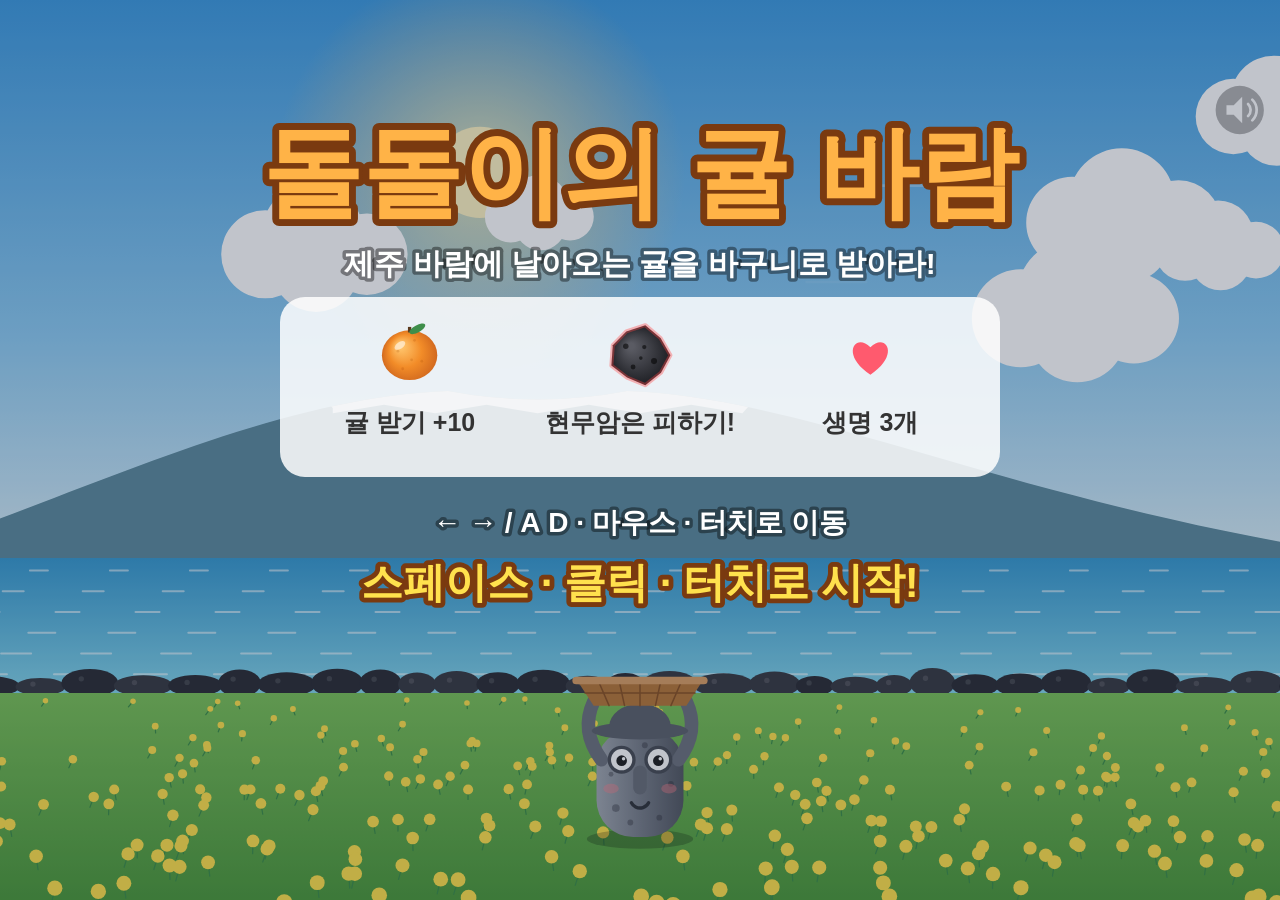
<file: jeju_game_steps/step7.html>
<!doctype html>
<html lang="ko">
<head>
<meta charset="utf-8">
<meta name="viewport" content="width=device-width,initial-scale=1,maximum-scale=1,user-scalable=no">
<title>돌돌이의 귤 바람</title>
<style>
  html, body { margin: 0; height: 100%; overflow: hidden; background: #0E1A3A; }
  canvas { display: block; touch-action: none; }
</style>
</head>
<body>
<canvas id="c"></canvas>
<script>
// ===== 기본 준비 =====
const cv = document.getElementById('c');
const ctx = cv.getContext('2d');
const TAU = Math.PI * 2;
const rand = (a, b) => a + Math.random() * (b - a);
const clamp = (v, a, b) => (v < a ? a : v > b ? b : v);
const lerp = (a, b, t) => a + (b - a) * t;

let W = 0, H = 0, S = 1;          // 화면 크기와 크기 배율
let GY = 0;                        // 땅(돌돌이 발) 높이
let realT = 0;                     // 흐른 시간(초)
let clouds = [], flowers = [], wallStones = [], stars = [];
let dayPhase = 0.25, dark = 0, warm = 0;   // 하루 시간(0 아침 · 0.25 낮 · 0.5 노을 · 0.75 밤)
let wind = 0, windAmp = 0;                 // 바람 세기(+ 오른쪽, - 왼쪽)
let streaks = [];                          // 바람 줄무늬

function resize() {
  const dpr = Math.min(window.devicePixelRatio || 1, 2);
  W = innerWidth; H = innerHeight;
  cv.width = W * dpr; cv.height = H * dpr;
  cv.style.width = W + 'px'; cv.style.height = H + 'px';
  ctx.setTransform(dpr, 0, 0, dpr, 0, 0);
  S = clamp(Math.sqrt(W * H) / 800, 0.62, 1.5);
  GY = H - Math.max(28, H * 0.07);
  buildScenery();
}

// ===== 풍경 재료 미리 만들기 =====
function buildScenery() {
  clouds = [];
  for (let i = 0; i < 7; i++) clouds.push({ x: Math.random(), y: rand(0.06, 0.4), s: rand(0.7, 1.5), sp: rand(0.4, 1.2) });
  flowers = [];
  const n = Math.round(W / 4.5);
  for (let i = 0; i < n; i++) flowers.push({ x: rand(-0.06, 1.06), d: Math.random(), p: rand(0, TAU) });
  flowers.sort((a, b) => a.d - b.d);
  stars = [];
  for (let i = 0; i < 90; i++) stars.push({ x: Math.random(), y: Math.random() * 0.6, s: rand(1, 2.4), p: rand(0, TAU) });
  wallStones = [];
  let x = -W * 0.1;
  while (x < W * 1.1) { const w = rand(26, 46) * S; wallStones.push({ x, w, h: rand(13, 22) * S, k: Math.random() }); x += w * 0.92; }
}

// ===== 색 도우미 =====
function hexToRgb(h) { const n = parseInt(h.slice(1), 16); return [(n >> 16) & 255, (n >> 8) & 255, n & 255]; }
function mix(a, b, t) { const A = hexToRgb(a), B = hexToRgb(b); return 'rgb(' + A.map((v, i) => Math.round(lerp(v, B[i], t))).join(',') + ')'; }

// ===== 풍경 그리기 =====
const SEA_TOP = () => H * 0.62, FIELD_TOP = () => H * 0.77;

const SKY = [
  ['#6FB7E8', '#BFE3F7', '#FFE2C4'],   // 아침
  ['#3E9BE0', '#8CCBF2', '#D8F0FB'],   // 낮
  ['#4B3C8C', '#C86A8A', '#FFB067'],   // 노을
  ['#0B1430', '#1C2A5C', '#3A3F7A'],   // 밤
];
function drawSky() {
  const p = dayPhase * 4, i = Math.floor(p) % 4, f = p - Math.floor(p), s = f * f * (3 - 2 * f);
  const A = SKY[i], B = SKY[(i + 1) % 4];
  dark = clamp(1 - Math.abs(dayPhase - 0.75) / 0.22, 0, 1);
  warm = clamp(1 - Math.abs(dayPhase - 0.5) / 0.18, 0, 1);
  const g = ctx.createLinearGradient(0, 0, 0, SEA_TOP());
  g.addColorStop(0, mix(A[0], B[0], s)); g.addColorStop(0.6, mix(A[1], B[1], s)); g.addColorStop(1, mix(A[2], B[2], s));
  ctx.fillStyle = g; ctx.fillRect(0, 0, W, H);
  if (dark > 0.02) {
    ctx.fillStyle = '#fff';
    for (const st of stars) {
      ctx.globalAlpha = dark * (0.55 + 0.45 * Math.sin(realT * 2 + st.p));
      ctx.fillRect(st.x * W, st.y * H, st.s, st.s);
    }
    ctx.globalAlpha = 1;
  }
}

function drawSun() {
  if (dayPhase < 0.62) {
    const sp = dayPhase / 0.62;
    const x = W * (0.08 + 0.84 * sp), y = SEA_TOP() - Math.sin(Math.PI * sp) * H * 0.48, r = 34 * S;
    const glow = ctx.createRadialGradient(x, y, r * 0.5, x, y, r * 4.5);   // 해 주변 빛 번짐
    glow.addColorStop(0, `rgba(255,236,170,${0.7 - warm * 0.2})`);
    glow.addColorStop(1, 'rgba(255,200,120,0)');
    ctx.fillStyle = glow; ctx.beginPath(); ctx.arc(x, y, r * 4.5, 0, TAU); ctx.fill();
    ctx.fillStyle = mix('#FFF4C2', '#FF7A3D', warm);
    ctx.beginPath(); ctx.arc(x, y, r, 0, TAU); ctx.fill();
  }
  if (dayPhase > 0.58) {
    const mp = (dayPhase - 0.58) / 0.42;
    const x = W * (0.1 + 0.8 * mp), y = SEA_TOP() - Math.sin(Math.PI * mp) * H * 0.45, r = 26 * S;
    ctx.fillStyle = '#F4F1DC';
    ctx.beginPath(); ctx.arc(x, y, r, 0, TAU); ctx.fill();
    ctx.fillStyle = 'rgba(0,0,0,0.08)';
    ctx.beginPath(); ctx.arc(x - r * 0.3, y - r * 0.2, r * 0.22, 0, TAU); ctx.arc(x + r * 0.35, y + r * 0.25, r * 0.15, 0, TAU); ctx.fill();
  }
}

function drawCloud(x, y, s, color) {
  ctx.fillStyle = color;
  ctx.beginPath();
  ctx.arc(x, y, 26 * s, 0, TAU); ctx.arc(x + 28 * s, y - 12 * s, 30 * s, 0, TAU);
  ctx.arc(x + 60 * s, y, 24 * s, 0, TAU); ctx.arc(x + 30 * s, y + 8 * s, 26 * s, 0, TAU);
  ctx.fill();
}

function drawClouds() {
  for (const c of clouds) {
    const span = W + 300;
    const x = ((c.x * span + realT * c.sp * 18 * S) % span + span) % span - 150;
    drawCloud(x, c.y * H, c.s * S, mix(warm > 0.3 ? '#FFE0CC' : '#FFFFFF', '#4A5384', dark));
  }
}

function drawHallasan() {
  const base = SEA_TOP() + 4, h = H * 0.19, cx = W * 0.42;
  const left = -W * 0.1, right = W * 1.1;
  ctx.fillStyle = mix('#5E8C9E', '#1C2650', dark);
  ctx.beginPath();
  ctx.moveTo(left, base);
  ctx.bezierCurveTo(cx - W * 0.38, base - h * 0.3, cx - W * 0.22, base - h * 0.96, cx - W * 0.07, base - h);
  ctx.quadraticCurveTo(cx, base - h * 0.9, cx + W * 0.07, base - h);       // 꼭대기 백록담(살짝 오목)
  ctx.bezierCurveTo(cx + W * 0.22, base - h * 0.96, cx + W * 0.38, base - h * 0.3, right, base);
  ctx.closePath(); ctx.fill();
  // 눈 덮인 꼭대기
  ctx.save(); ctx.clip();
  ctx.fillStyle = mix('#F2F6FA', '#6E77A0', dark);
  ctx.beginPath();
  ctx.moveTo(cx - W * 0.16, base - h * 0.9);
  for (let i = 0; i <= 8; i++) ctx.lineTo(cx - W * 0.16 + i * W * 0.04, base - h * (0.87 + (i % 2) * 0.05));
  ctx.lineTo(cx + W * 0.2, base - h * 1.2); ctx.lineTo(cx - W * 0.2, base - h * 1.2);
  ctx.closePath(); ctx.fill();
  ctx.restore();
}

function drawSea() {
  const top = SEA_TOP(), bot = FIELD_TOP();
  const g = ctx.createLinearGradient(0, top, 0, bot);
  g.addColorStop(0, mix('#3A9BD0', '#142A5A', dark)); g.addColorStop(1, mix('#86D6EA', '#2A4A86', dark));
  ctx.fillStyle = g; ctx.fillRect(-W * 0.1, top, W * 1.2, bot - top);
  // 반짝이는 물결
  ctx.strokeStyle = 'rgba(255,255,255,0.55)'; ctx.lineWidth = 2;
  for (let j = 0; j < 6; j++) {
    const y = top + (j + 0.6) * (bot - top) / 6.5;
    const off = (realT * (14 + j * 6) * S) % 80;
    ctx.beginPath();
    for (let x = -80 + off + (j % 2) * 40; x < W; x += 80) { ctx.moveTo(x, y); ctx.lineTo(x + 18 + j * 3, y); }
    ctx.stroke();
  }
}

function drawWall() {
  const y = FIELD_TOP();
  for (const s of wallStones) {
    ctx.fillStyle = mix(s.k > 0.5 ? '#3B3D44' : '#2E3037', '#121318', dark);
    ctx.beginPath(); ctx.ellipse(s.x + s.w / 2, y - s.h * 0.35, s.w / 2, s.h / 2, 0, 0, TAU); ctx.fill();
    ctx.fillStyle = 'rgba(255,255,255,0.12)';
    ctx.beginPath(); ctx.arc(s.x + s.w * 0.35, y - s.h * 0.5, 2 * S, 0, TAU); ctx.fill();
  }
}

function drawField() {
  const top = FIELD_TOP();
  const g = ctx.createLinearGradient(0, top, 0, H);
  g.addColorStop(0, mix('#7CC25A', '#24452F', dark)); g.addColorStop(1, mix('#4E9A3C', '#18321F', dark));
  const flowerColor = mix('#FFE14D', '#9C8A35', dark);
  const windLean = clamp(wind / (25 * S), -5, 5) * S;
  ctx.fillStyle = g; ctx.fillRect(-W * 0.1, top, W * 1.2, H - top);
  for (const f of flowers) {
    const y = top + 6 + f.d * (H - top);
    const sz = (2 + f.d * 4) * S;
    const sway = Math.sin(realT * 2.2 + f.p) * 2.5 * S + windLean;
    const x = f.x * W;
    ctx.strokeStyle = '#3E8E4A'; ctx.lineWidth = 1.2;
    ctx.beginPath(); ctx.moveTo(x, y + sz * 2); ctx.lineTo(x + sway, y); ctx.stroke();
    ctx.fillStyle = flowerColor;
    ctx.beginPath(); ctx.arc(x + sway, y, sz, 0, TAU); ctx.fill();
  }
}

function drawStreaks() {
  ctx.strokeStyle = '#fff'; ctx.lineWidth = 2 * S; ctx.lineCap = 'round';
  for (const s of streaks) {
    ctx.globalAlpha = Math.sin(Math.PI * s.t / s.life) * 0.45;
    ctx.beginPath(); ctx.moveTo(s.x, s.y); ctx.lineTo(s.x - Math.sign(s.vx) * s.len, s.y); ctx.stroke();
  }
  ctx.globalAlpha = 1;
}

// 패럴랙스: 멀리 있는 건 조금, 가까운 건 많이 움직임
function layer(f, fn) { ctx.save(); ctx.translate(-(player.x - W / 2) * f, 0); fn(); ctx.restore(); }
function drawWorld() {
  drawSky(); drawSun();
  layer(0.02, drawClouds); layer(0.012, drawHallasan); layer(0.03, drawSea); layer(0.05, drawWall); layer(0.08, drawField);
  if (warm > 0) { ctx.fillStyle = `rgba(255,120,60,${warm * 0.12})`; ctx.fillRect(0, 0, W, H); }
  drawStreaks();
}

// ===== 주인공 돌돌이 =====
const player = { x: 0, tx: 0, lean: 0, squash: 0, blink: 0 };
const PORES = [[-0.25, -0.3, 0.04], [0.2, -0.2, 0.03], [0.05, -0.95, 0.03], [-0.3, -0.65, 0.025], [0.32, -0.55, 0.03], [-0.1, -0.15, 0.03]];
const charSize = () => 72 * S;          // 돌돌이 크기
const basketTop = () => GY - charSize() * 1.62;
const basketW = () => charSize() * 1.3;

function drawDol(x, feetY, P) {
  // 그림자
  ctx.fillStyle = 'rgba(0,0,0,0.22)';
  ctx.beginPath(); ctx.ellipse(x, feetY + 2, P * 0.55, P * 0.1, 0, 0, TAU); ctx.fill();
  ctx.save();
  ctx.translate(x, feetY);
  ctx.rotate(player.lean);
  ctx.scale(1 + player.squash * 0.25, 1 - player.squash * 0.2);
  // 몸통
  const g = ctx.createLinearGradient(-P * 0.45, 0, P * 0.45, 0);
  g.addColorStop(0, '#A3A9B1'); g.addColorStop(0.5, '#7A808A'); g.addColorStop(1, '#555A63');
  ctx.fillStyle = g;
  rr(-P * 0.45, -P * 1.12, P * 0.9, P * 1.12, P * 0.38); ctx.fill();
  ctx.fillStyle = 'rgba(40,40,50,0.35)';
  for (const [px, py, pr] of PORES) { ctx.beginPath(); ctx.arc(px * P, py * P, pr * P, 0, TAU); ctx.fill(); }
  // 팔 (바구니를 받치는)
  ctx.strokeStyle = '#6E747E'; ctx.lineWidth = P * 0.14; ctx.lineCap = 'round';
  ctx.beginPath(); ctx.moveTo(-P * 0.4, -P * 0.8); ctx.quadraticCurveTo(-P * 0.62, -P * 1.1, -P * 0.48, -P * 1.4); ctx.stroke();
  ctx.beginPath(); ctx.moveTo(P * 0.4, -P * 0.8); ctx.quadraticCurveTo(P * 0.62, -P * 1.1, P * 0.48, -P * 1.4); ctx.stroke();
  // 모자
  ctx.fillStyle = '#5F646D';
  ctx.beginPath(); ctx.ellipse(0, -P * 1.1, P * 0.5, P * 0.09, 0, 0, TAU); ctx.fill();
  ctx.beginPath(); ctx.ellipse(0, -P * 1.14, P * 0.32, P * 0.24, 0, Math.PI, TAU); ctx.fill();
  // 눈
  const look = clamp(player.lean * 3, -1, 1) * P * 0.04;
  for (const sx of [-1, 1]) {
    ctx.fillStyle = '#4A4F57';
    ctx.beginPath(); ctx.arc(sx * P * 0.19, -P * 0.8, P * 0.145, 0, TAU); ctx.fill();
    if (player.blink > 0) {
      ctx.strokeStyle = '#222'; ctx.lineWidth = P * 0.03;
      ctx.beginPath(); ctx.moveTo(sx * P * 0.19 - P * 0.09, -P * 0.8); ctx.lineTo(sx * P * 0.19 + P * 0.09, -P * 0.8); ctx.stroke();
    } else {
      ctx.fillStyle = '#fff';
      ctx.beginPath(); ctx.arc(sx * P * 0.19, -P * 0.8, P * 0.11, 0, TAU); ctx.fill();
      ctx.fillStyle = '#222';
      ctx.beginPath(); ctx.arc(sx * P * 0.19 + look, -P * 0.79, P * 0.055, 0, TAU); ctx.fill();
      ctx.fillStyle = '#fff';
      ctx.beginPath(); ctx.arc(sx * P * 0.19 + look + P * 0.02, -P * 0.81, P * 0.018, 0, TAU); ctx.fill();
    }
  }
  // 코
  ctx.fillStyle = '#6A7079';
  rr(-P * 0.07, -P * 0.74, P * 0.14, P * 0.3, P * 0.07); ctx.fill();
  // 볼
  ctx.fillStyle = 'rgba(255,130,140,0.4)';
  for (const sx of [-1, 1]) { ctx.beginPath(); ctx.ellipse(sx * P * 0.3, -P * 0.5, P * 0.08, P * 0.05, 0, 0, TAU); ctx.fill(); }
  // 입
  ctx.strokeStyle = '#33363C'; ctx.lineWidth = P * 0.035;
  ctx.beginPath(); ctx.arc(0, -P * 0.4, P * 0.1, 0.15 * Math.PI, 0.85 * Math.PI); ctx.stroke();
  // 바구니
  const bt = -P * 1.62, bb = -P * 1.36;
  ctx.fillStyle = '#B7793A';
  ctx.beginPath();
  ctx.moveTo(-P * 0.65, bt); ctx.lineTo(P * 0.65, bt); ctx.lineTo(P * 0.48, bb); ctx.lineTo(-P * 0.48, bb);
  ctx.closePath(); ctx.fill();
  ctx.strokeStyle = '#8A5426'; ctx.lineWidth = 1.5;
  for (let i = 1; i < 6; i++) { const t = i / 6; ctx.beginPath(); ctx.moveTo(lerp(-P * 0.65, P * 0.65, t), bt); ctx.lineTo(lerp(-P * 0.48, P * 0.48, t), bb); ctx.stroke(); }
  ctx.beginPath(); ctx.moveTo(-P * 0.57, (bt + bb) / 2); ctx.lineTo(P * 0.57, (bt + bb) / 2); ctx.stroke();
  ctx.fillStyle = '#D9A066';
  rr(-P * 0.7, bt - P * 0.04, P * 1.4, P * 0.08, P * 0.04); ctx.fill();
  ctx.restore();
}

function rr(x, y, w, h, r) {
  ctx.beginPath();
  ctx.moveTo(x + r, y);
  ctx.arcTo(x + w, y, x + w, y + h, r); ctx.arcTo(x + w, y + h, x, y + h, r);
  ctx.arcTo(x, y + h, x, y, r); ctx.arcTo(x, y, x + w, y, r);
  ctx.closePath();
}

// ===== 조작 (키보드 · 마우스 · 터치) =====
const keys = { left: false, right: false };
let ctrl = 'key';
addEventListener('keydown', e => {
  if (e.code === 'ArrowLeft' || e.code === 'KeyA') { keys.left = true; ctrl = 'key'; e.preventDefault(); }
  if (e.code === 'ArrowRight' || e.code === 'KeyD') { keys.right = true; ctrl = 'key'; e.preventDefault(); }
});
addEventListener('keyup', e => {
  if (e.code === 'ArrowLeft' || e.code === 'KeyA') keys.left = false;
  if (e.code === 'ArrowRight' || e.code === 'KeyD') keys.right = false;
});
cv.addEventListener('pointermove', e => { ctrl = 'ptr'; player.tx = e.clientX; });
cv.addEventListener('pointerdown', e => { ctrl = 'ptr'; player.tx = e.clientX; });

function movePlayer(dt) {
  const prev = player.x;
  const dir = (keys.right ? 1 : 0) - (keys.left ? 1 : 0);
  if (dir !== 0) { player.x += dir * W * 0.85 * dt; player.tx = player.x; }
  else if (ctrl === 'ptr') player.x += (player.tx - player.x) * Math.min(1, dt * 14);
  const half = basketW() / 2;
  player.x = clamp(player.x, half, W - half);
  const v = (player.x - prev) / Math.max(dt, 0.001);
  player.lean = lerp(player.lean, clamp(v / (W * 3), -0.22, 0.22), Math.min(1, dt * 10));
  player.squash *= Math.pow(0.001, dt);
  player.blink -= dt;
  if (Math.random() < dt * 0.4) player.blink = 0.12;
}

// ===== 떨어지는 물건들 =====
let items = [];
let score = 0, spawnT = 0.5;
let state = 'title';               // 'title' 시작화면 · 'play' 게임중 · 'over' 게임오버
let lives = 3, inv = 0, overT = 0;
let level = 1, playT = 0;
let best = loadBest(), newBest = false;

// 최고 점수 저장 (브라우저에 따라 막혀 있을 수 있어서 try/catch)
function loadBest() { try { return parseInt(localStorage.getItem('jejuGyulBest') || '0', 10) || 0; } catch (e) { return 0; } }
function saveBest(v) { try { localStorage.setItem('jejuGyulBest', String(v)); } catch (e) {} }

function spawnItem() {
  const rockChance = Math.min(0.4, 0.12 + level * 0.03);     // 레벨이 오를수록 돌이 많아짐
  const type = Math.random() < rockChance ? 'rock' : 'mandarin';
  const r = (type === 'rock' ? 24 : 20) * S;
  const speed = H * (0.22 + level * 0.025) * rand(0.85, 1.15);  // 레벨이 오를수록 빨라짐
  const shape = []; for (let i = 0; i < 9; i++) shape.push(rand(0.78, 1.05));
  items.push({ type, x: rand(r + 10, W - r - 10), y: -r - 10, vx: 0, vy: speed * 0.4, maxVy: speed, r, rot: rand(0, TAU), vr: rand(-3, 3), shape });
}

function drawRock(x, y, r, rot, shape) {
  ctx.save(); ctx.translate(x, y); ctx.rotate(rot);
  ctx.strokeStyle = `rgba(255,70,70,${0.45 + 0.35 * Math.sin(realT * 10)})`; ctx.lineWidth = 3 * S;
  ctx.beginPath();
  shape.forEach((k, i) => { const a = i / shape.length * TAU; const px = Math.cos(a) * r * k, py = Math.sin(a) * r * k; i ? ctx.lineTo(px, py) : ctx.moveTo(px, py); });
  ctx.closePath();
  const g = ctx.createRadialGradient(-r * 0.3, -r * 0.3, r * 0.1, 0, 0, r);
  g.addColorStop(0, '#5A5B63'); g.addColorStop(1, '#1D1E23');
  ctx.fillStyle = g; ctx.fill(); ctx.stroke();
  ctx.fillStyle = 'rgba(0,0,0,0.55)';
  for (const [a, d, s] of [[0.4, 0.5, 0.1], [2.1, 0.45, 0.08], [3.7, 0.55, 0.09], [5.2, 0.3, 0.07], [1.3, 0.1, 0.06]]) { ctx.beginPath(); ctx.arc(Math.cos(a) * r * d, Math.sin(a) * r * d, r * s, 0, TAU); ctx.fill(); }
  ctx.restore();
}

function heartPath(x, y, s) {
  ctx.beginPath();
  ctx.moveTo(x, y + s * 0.55);
  ctx.bezierCurveTo(x - s * 1.0, y - s * 0.1, x - s * 0.5, y - s * 0.85, x, y - s * 0.35);
  ctx.bezierCurveTo(x + s * 0.5, y - s * 0.85, x + s * 1.0, y - s * 0.1, x, y + s * 0.55);
  ctx.closePath();
}

const FONT = "'Pretendard','Malgun Gothic','Apple SD Gothic Neo',sans-serif";
function text(str, x, y, size, color, o = {}) {
  ctx.font = `${o.weight || 900} ${Math.round(size)}px ${FONT}`;
  ctx.textAlign = o.align || 'center'; ctx.textBaseline = o.base || 'middle';
  if (o.stroke) { ctx.lineJoin = 'round'; ctx.lineWidth = o.stroke; ctx.strokeStyle = o.strokeColor || 'rgba(0,0,0,0.4)'; ctx.strokeText(str, x, y); }
  if (o.glow) { ctx.shadowColor = o.glow; ctx.shadowBlur = o.blur || 20; }
  ctx.fillStyle = color; ctx.fillText(str, x, y);
  ctx.shadowBlur = 0;
}
const U = () => clamp(Math.min(W / 700, H / 650), 0.55, 1.4);   // 글자 크기 배율

// ===== 소리 (Web Audio로 직접 합성 — 음악 파일 없음) =====
let actx = null, master = null, muted = false, noiseBuf = null, bgmT = 0, bgmStep = 0;
function audioInit() {
  if (actx) { if (actx.state === 'suspended') actx.resume(); return; }
  try {
    actx = new (window.AudioContext || window.webkitAudioContext)();
    master = actx.createGain(); master.gain.value = muted ? 0 : 0.5; master.connect(actx.destination);
  } catch (e) { actx = null; }
}
function tone(freq, dur, type = 'sine', vol = 0.2, slideTo = null, delay = 0) {
  if (!actx) return;
  const t = actx.currentTime + delay;
  const o = actx.createOscillator(), g = actx.createGain();
  o.type = type; o.frequency.setValueAtTime(freq, t);
  if (slideTo) o.frequency.exponentialRampToValueAtTime(slideTo, t + dur);
  g.gain.setValueAtTime(0.0001, t);
  g.gain.exponentialRampToValueAtTime(vol, t + 0.01);
  g.gain.exponentialRampToValueAtTime(0.0001, t + dur);
  o.connect(g); g.connect(master); o.start(t); o.stop(t + dur + 0.05);
}
function noise(dur, vol, freq) {
  if (!actx) return;
  if (!noiseBuf) {
    noiseBuf = actx.createBuffer(1, actx.sampleRate, actx.sampleRate);
    const d = noiseBuf.getChannelData(0); for (let i = 0; i < d.length; i++) d[i] = Math.random() * 2 - 1;
  }
  const t = actx.currentTime, s = actx.createBufferSource(), f = actx.createBiquadFilter(), g = actx.createGain();
  s.buffer = noiseBuf; f.type = 'lowpass'; f.frequency.value = freq;
  g.gain.setValueAtTime(vol, t); g.gain.exponentialRampToValueAtTime(0.0001, t + dur);
  s.connect(f); f.connect(g); g.connect(master); s.start(t); s.stop(t + dur + 0.05);
}
const note = (base, semi) => base * Math.pow(2, semi / 12);
const PENTA = [0, 2, 4, 7, 9];
const sfx = {
  catch(c) {   // 콤보가 오를수록 음이 올라감
    const n = Math.min(c, 14), semi = PENTA[n % 5] + 12 * Math.floor(n / 5);
    tone(note(523.25, semi), 0.14, 'triangle', 0.22); tone(note(1046.5, semi), 0.08, 'sine', 0.07, null, 0.03);
  },
  hit() { noise(0.4, 0.6, 500); tone(160, 0.35, 'square', 0.12, 45); },
  thud() { noise(0.15, 0.18, 280); },
  miss() { tone(260, 0.15, 'sine', 0.1, 150); },
  combo() { [0, 4, 7, 12, 16].forEach((s, i) => tone(note(659, s), 0.2, 'square', 0.07, null, i * 0.05)); },
  level() { [0, 5, 9, 12].forEach((s, i) => tone(note(587, s), 0.16, 'triangle', 0.16, null, i * 0.08)); },
  start() { [0, 4, 7, 12].forEach((s, i) => tone(note(523, s), 0.14, 'triangle', 0.18, null, i * 0.07)); },
  over() { [12, 7, 3, 0].forEach((s, i) => tone(note(392, s), 0.4, 'triangle', 0.2, null, i * 0.2)); },
};
// 잔잔한 배경 멜로디 (제주 바다 느낌의 5음계)
const MELODY = [0, 4, 7, 9, 7, 4, 2, 4, 0, 2, 4, 7, 9, 12, 9, 7];
function updateBgm(dt) {
  if (!actx || state !== 'play') return;
  bgmT -= dt;
  if (bgmT > 0) return;
  bgmT = 0.22;
  tone(note(392, MELODY[bgmStep % 16]), 0.3, 'triangle', 0.05);
  if (bgmStep % 4 === 0) tone(note(98, [0, 5, 7, 5][(bgmStep / 4) % 4]), 0.6, 'sine', 0.12);
  bgmStep++;
}
function toggleMute() {
  muted = !muted;
  if (master) master.gain.value = muted ? 0 : 0.5;
}
const muteBtn = () => ({ x: W - 30 * S, y: 82 * S, r: 18 * S });
function drawMuteBtn() {
  const b = muteBtn();
  ctx.fillStyle = 'rgba(0,0,0,0.3)'; ctx.beginPath(); ctx.arc(b.x, b.y, b.r, 0, TAU); ctx.fill();
  ctx.fillStyle = '#fff';
  ctx.beginPath();
  ctx.moveTo(b.x - b.r * 0.55, b.y - b.r * 0.2); ctx.lineTo(b.x - b.r * 0.25, b.y - b.r * 0.2); ctx.lineTo(b.x + b.r * 0.1, b.y - b.r * 0.55);
  ctx.lineTo(b.x + b.r * 0.1, b.y + b.r * 0.55); ctx.lineTo(b.x - b.r * 0.25, b.y + b.r * 0.2); ctx.lineTo(b.x - b.r * 0.55, b.y + b.r * 0.2);
  ctx.closePath(); ctx.fill();
  ctx.strokeStyle = '#fff'; ctx.lineWidth = 2 * S; ctx.lineCap = 'round';
  if (muted) {
    ctx.beginPath(); ctx.moveTo(b.x + b.r * 0.25, b.y - b.r * 0.25); ctx.lineTo(b.x + b.r * 0.6, b.y + b.r * 0.25);
    ctx.moveTo(b.x + b.r * 0.6, b.y - b.r * 0.25); ctx.lineTo(b.x + b.r * 0.25, b.y + b.r * 0.25); ctx.stroke();
  } else {
    ctx.beginPath(); ctx.arc(b.x + b.r * 0.1, b.y, b.r * 0.35, -0.8, 0.8); ctx.stroke();
    ctx.beginPath(); ctx.arc(b.x + b.r * 0.1, b.y, b.r * 0.6, -0.8, 0.8); ctx.stroke();
  }
}

function startGame() {
  audioInit(); sfx.start(); bgmStep = 0; bgmT = 0.5;
  state = 'play'; score = 0; lives = 3; inv = 0; items = []; spawnT = 0.6; newBest = false;
  level = 1; playT = 0; combo = 0; maxCombo = 0; particles = []; floats = []; banners = [];
  banner('시작!', '바람에 날리는 귤을 받아라', '#FFE14D');
  player.x = player.tx = W / 2;
}

function hurt() {
  if (inv > 0) return;
  lives--; inv = 1.3; sfx.hit();
  if (lives <= 0) gameOver();
}

function gameOver() {
  state = 'over'; overT = 0; inv = 0; sfx.over();
  if (score > best) { best = score; saveBest(best); newBest = true; }
}

function pressStart() {
  if (state === 'title') startGame();
  else if (state === 'over' && overT > 0.7) startGame();
}
addEventListener('keydown', e => {
  audioInit();
  if (e.code === 'Space' || e.code === 'Enter') { e.preventDefault(); pressStart(); }
  if (e.code === 'KeyM') toggleMute();
});
cv.addEventListener('pointerdown', e => {
  audioInit();
  const b = muteBtn();
  if (Math.hypot(e.clientX - b.x, e.clientY - b.y) < b.r * 1.4) { toggleMute(); return; }
  pressStart();
});

function drawTitle() {
  const u = U();
  ctx.fillStyle = 'rgba(10,20,50,0.25)'; ctx.fillRect(0, 0, W, H);
  const bob = Math.sin(realT * 2) * 6 * u;
  text('돌돌이의 귤 바람', W / 2, H * 0.2 + bob, 72 * u, '#FFB347', { stroke: 10 * u, strokeColor: '#7A3A10' });
  text('제주 바람에 날아오는 귤을 바구니로 받아라!', W / 2, H * 0.2 + 62 * u, 22 * u, '#fff', { weight: 700, stroke: 5 * u });
  const bw = Math.min(W * 0.9, 520 * u), bh = 130 * u, bx = W / 2 - bw / 2, by = H * 0.33;
  ctx.fillStyle = 'rgba(255,255,255,0.85)'; rr(bx, by, bw, bh, 18 * u); ctx.fill();
  drawMandarin(bx + bw * 0.18, by + 42 * u, 20 * u, 0);
  text('귤 받기 +10', bx + bw * 0.18, by + 92 * u, 18 * u, '#333', { weight: 800 });
  drawRock(bx + bw * 0.5, by + 42 * u, 22 * u, 0, [1, 0.9, 1, 0.85, 1, 0.95, 0.9, 1, 0.88]);
  text('현무암은 피하기!', bx + bw * 0.5, by + 92 * u, 18 * u, '#333', { weight: 800 });
  ctx.fillStyle = '#FF5A6E'; heartPath(bx + bw * 0.82, by + 44 * u, 22 * u); ctx.fill();
  text('생명 3개', bx + bw * 0.82, by + 92 * u, 18 * u, '#333', { weight: 800 });
  text('← → / A D · 마우스 · 터치로 이동', W / 2, by + bh + 34 * u, 20 * u, '#fff', { weight: 700, stroke: 5 * u });
  if (Math.sin(realT * 5) > -0.3) text('스페이스 · 클릭 · 터치로 시작!', W / 2, by + bh + 78 * u, 30 * u, '#FFE14D', { stroke: 7 * u, strokeColor: '#7A3A10' });
  if (best > 0) text('최고 점수 ' + best, W / 2, by + bh + 120 * u, 18 * u, '#fff', { weight: 700, stroke: 4 * u });
}

function drawOver() {
  const u = U();
  ctx.fillStyle = 'rgba(10,15,40,0.55)'; ctx.fillRect(0, 0, W, H);
  const cw = Math.min(W * 0.88, 440 * u), ch = 300 * u, cx = W / 2 - cw / 2, cy = H * 0.42 - ch / 2;
  ctx.fillStyle = '#FFF6E5'; rr(cx, cy, cw, ch, 24 * u); ctx.fill();
  text('게임 끝!', W / 2, cy + 48 * u, 44 * u, '#F28C28', { stroke: 6 * u, strokeColor: '#7A3A10' });
  text('점수', W / 2, cy + 105 * u, 18 * u, '#888', { weight: 700 });
  text(String(score), W / 2, cy + 145 * u, 56 * u, '#333');
  text('최고 점수 ' + best, W / 2, cy + 195 * u, 20 * u, '#3E8E4A', { weight: 800 });
  if (newBest) text('신기록!', W / 2, cy + 225 * u, 22 * u, '#FF5A6E');
  if (overT > 0.7 && Math.sin(realT * 5) > -0.3) text('다시하기 (스페이스 · 클릭 · 터치)', W / 2, cy + ch - 34 * u, 20 * u, '#555', { weight: 800 });
}

function drawMandarin(x, y, r, rot) {
  ctx.save(); ctx.translate(x, y); ctx.rotate(rot);
  const g = ctx.createRadialGradient(-r * 0.35, -r * 0.35, r * 0.1, 0, 0, r);
  g.addColorStop(0, '#FFC46B'); g.addColorStop(0.55, '#F28C28'); g.addColorStop(1, '#D2691E');
  ctx.fillStyle = g;
  ctx.beginPath(); ctx.ellipse(0, 0, r, r * 0.9, 0, 0, TAU); ctx.fill();
  ctx.fillStyle = 'rgba(160,70,0,0.2)';
  for (const [a, d] of [[0.5, 0.5], [2, 0.6], [3.5, 0.45], [5, 0.62], [1.2, 0.2]]) { ctx.beginPath(); ctx.arc(Math.cos(a) * r * d, Math.sin(a) * r * d * 0.9, r * 0.05, 0, TAU); ctx.fill(); }
  ctx.fillStyle = 'rgba(255,255,255,0.55)';
  ctx.beginPath(); ctx.ellipse(-r * 0.35, -r * 0.35, r * 0.22, r * 0.12, -0.6, 0, TAU); ctx.fill();
  ctx.fillStyle = '#5B3A1E'; ctx.fillRect(-r * 0.06, -r * 1.02, r * 0.12, r * 0.2);
  ctx.fillStyle = '#3E8E4A';
  ctx.beginPath(); ctx.ellipse(r * 0.28, -r * 0.95, r * 0.32, r * 0.13, -0.5, 0, TAU); ctx.fill();
  ctx.restore();
}

function drawItem(it) {
  if (it.type === 'rock') drawRock(it.x, it.y, it.r, it.rot, it.shape);
  else drawMandarin(it.x, it.y, it.r, it.rot);
}

function updateItems(dt) {
  spawnT -= dt;
  if (spawnT <= 0) { spawnItem(); spawnT = Math.max(0.28, 0.95 - level * 0.07) * rand(0.7, 1.2); }
  const bt = basketTop(), half = basketW() / 2;
  for (let i = items.length - 1; i >= 0; i--) {
    const it = items[i];
    it.vy = Math.min(it.maxVy, it.vy + H * 0.5 * dt);
    const windPower = it.type === 'rock' ? 0.3 : 0.9;           // 돌은 무거워서 바람을 덜 탐
    it.vx += (wind * windPower - it.vx) * dt * 0.9;
    it.x += it.vx * dt; it.y += it.vy * dt; it.rot += it.vr * dt;
    if (it.x < it.r) { it.x = it.r; it.vx = Math.abs(it.vx) * 0.5; }
    if (it.x > W - it.r) { it.x = W - it.r; it.vx = -Math.abs(it.vx) * 0.5; }
    // 바구니로 받았나?
    if (it.y + it.r * 0.3 >= bt && it.y - it.r <= bt + charSize() * 0.25 && Math.abs(it.x - player.x) <= half + it.r * 0.3) {
      catchItem(it); items.splice(i, 1); continue;
    }
    // 땅에 떨어졌나?
    if (it.y >= GY) { landItem(it); items.splice(i, 1); }
  }
}

// ===== 이펙트: 파티클 · 떠오르는 글자 · 배너 · 흔들림 =====
let particles = [], floats = [], banners = [];
let shake = 0, flash = 0, combo = 0, comboPop = 0, scorePop = 0, maxCombo = 0;

function burst(x, y, n, colors, speed, size, o = {}) {
  for (let i = 0; i < n && particles.length < 700; i++) {
    const a = o.up ? rand(-Math.PI * 0.95, -Math.PI * 0.05) : rand(0, TAU), v = rand(0.3, 1) * speed * S;
    particles.push({ x, y, vx: Math.cos(a) * v, vy: Math.sin(a) * v, g: (o.g ?? 600) * S, life: rand(0.5, 1) * (o.life || 0.8), t: 0,
      size: rand(0.6, 1.2) * size * S, color: colors[Math.floor(Math.random() * colors.length)], type: o.type || 'dot', rot: rand(0, TAU) });
  }
}
function ring(x, y, color, maxR) { particles.push({ x, y, vx: 0, vy: 0, g: 0, life: 0.45, t: 0, size: maxR * S, color, type: 'ring' }); }
function floatText(x, y, str, color, size = 26) { floats.push({ x, y, str, color, size, t: 0, life: 0.9 }); }
function banner(str, sub, color) { banners.push({ str, sub, color, t: 0, life: 1.8 }); }

function updateFx(dt) {
  for (let i = particles.length - 1; i >= 0; i--) {
    const p = particles[i]; p.t += dt;
    p.vy += p.g * dt; p.x += p.vx * dt; p.y += p.vy * dt; p.vx *= 0.99; p.rot += dt * 6;
    if (p.t > p.life) particles.splice(i, 1);
  }
  for (let i = floats.length - 1; i >= 0; i--) { const f = floats[i]; f.t += dt; f.y -= 60 * S * dt; if (f.t > f.life) floats.splice(i, 1); }
  for (let i = banners.length - 1; i >= 0; i--) { banners[i].t += dt; if (banners[i].t > banners[i].life) banners.splice(i, 1); }
  shake *= Math.pow(0.002, dt); flash *= Math.pow(0.01, dt);
  comboPop *= Math.pow(0.003, dt); scorePop *= Math.pow(0.003, dt);
}

function drawParticles() {
  ctx.save();
  ctx.globalCompositeOperation = 'lighter';       // 겹칠수록 밝게 빛남
  for (const p of particles) {
    const a = 1 - p.t / p.life;
    ctx.globalAlpha = a;
    if (p.type === 'ring') {
      ctx.strokeStyle = p.color; ctx.lineWidth = 5 * S * a;
      ctx.beginPath(); ctx.arc(p.x, p.y, p.size * (1 - a * a * 0.9), 0, TAU); ctx.stroke();
    } else if (p.type === 'spark') {
      ctx.strokeStyle = p.color; ctx.lineWidth = p.size * 0.5;
      ctx.beginPath(); ctx.moveTo(p.x, p.y); ctx.lineTo(p.x - p.vx * 0.04, p.y - p.vy * 0.04); ctx.stroke();
    } else {
      ctx.fillStyle = p.color;
      ctx.beginPath(); ctx.arc(p.x, p.y, p.size * (0.4 + a * 0.6), 0, TAU); ctx.fill();
    }
  }
  ctx.restore();
  ctx.globalAlpha = 1;
}

function drawFloats() {
  for (const f of floats) {
    const a = 1 - f.t / f.life, sc = 1 + Math.max(0, 0.15 - f.t) * 4;
    ctx.globalAlpha = a;
    text(f.str, f.x, f.y, f.size * S * sc, f.color, { stroke: 5 * S, strokeColor: 'rgba(80,30,0,0.6)' });
  }
  ctx.globalAlpha = 1;
}

function drawBanners() {
  const u = U();
  for (const b of banners) {
    const k = Math.min(1, b.t / 0.18), out = Math.max(0, (b.t - b.life + 0.3) / 0.3);
    const sc = (0.5 + 0.5 * k + Math.sin(k * Math.PI) * 0.25) * (1 + out * 0.4);
    ctx.globalAlpha = 1 - out;
    ctx.save(); ctx.translate(W / 2, H * 0.4); ctx.scale(sc, sc);
    text(b.str, 0, 0, 58 * u, b.color, { stroke: 9 * u, strokeColor: 'rgba(60,20,0,0.65)', glow: b.color, blur: 30 });
    if (b.sub) text(b.sub, 0, 48 * u, 22 * u, '#fff', { weight: 800, stroke: 5 * u });
    ctx.restore();
  }
  ctx.globalAlpha = 1;
}

function drawCombo() {
  if (combo < 3) return;
  const u = U(), sc = 1 + comboPop * 0.5;
  ctx.save(); ctx.translate(W / 2, H * 0.17); ctx.scale(sc, sc); ctx.rotate(Math.sin(realT * 8) * 0.03 * Math.min(1, combo / 20));
  const hue = (realT * 200) % 360;
  text(combo + ' COMBO', 0, 0, 46 * u, combo >= 10 ? `hsl(${hue},100%,65%)` : '#FFE14D', { stroke: 8 * u, strokeColor: 'rgba(90,30,0,0.7)', glow: '#FFB347', blur: 25 });
  const mult = 1 + Math.floor(combo / 10);
  if (mult > 1) text('점수 x' + mult, 0, 38 * u, 20 * u, '#fff', { stroke: 4 * u });
  ctx.restore();
}

function landItem(it) {
  if (it.type === 'rock') {
    burst(it.x, GY, 14, ['#6B6C74', '#A8A08C', '#3B3D44'], 260, 5, { up: true });
    shake = Math.max(shake, 5 * S);
    if (state === 'play') sfx.thud();
  } else if (state === 'play') {
    burst(it.x, GY, 12, ['#F28C28', '#FFB347'], 220, 4, { up: true });
    if (combo >= 3) floatText(it.x, GY - 30 * S, '콤보 끊김', '#bbb', 18);
    sfx.miss();
    combo = 0;
  }
}

function catchItem(it) {
  if (it.type === 'rock') {
    if (inv > 0) return;
    burst(it.x, it.y, 26, ['#555', '#888', '#FF5A5A'], 420, 6);
    shake = 22 * S; flash = 1; combo = 0;
    floatText(player.x, basketTop() - 30 * S, '아야!', '#FF5A6E', 34);
    hurt(); return;
  }
  combo++; maxCombo = Math.max(maxCombo, combo); comboPop = 1; scorePop = 1;
  const mult = 1 + Math.floor(combo / 10);
  const pts = 10 * mult;
  sfx.catch(combo);
  if (combo % 10 === 0) sfx.combo();
  score += pts;
  player.squash = 1;
  const by = basketTop();
  burst(it.x, by, 16, ['#F28C28', '#FFB347', '#FFE14D', '#FFF6E5'], 380, 5);
  burst(it.x, by, 6, ['#FFFFFF', '#FFE14D'], 520, 4, { type: 'spark', g: 0 });
  ring(it.x, by, '#FFD27A', 46);
  floatText(it.x, by - 24 * S, '+' + pts, mult > 1 ? '#FFE14D' : '#fff', 26 + mult * 3);
  if (combo % 10 === 0) {
    banner(combo + ' COMBO!', '점수 x' + (mult) + ' 배!', '#FFB347');
    shake = Math.max(shake, 10 * S);
    for (let k = 0; k < 3; k++) burst(rand(W * 0.2, W * 0.8), rand(H * 0.15, H * 0.4), 30, ['#FF5A6E', '#FFE14D', '#7FE3FF', '#9BFF8A', '#F28C28'], 420, 5, { g: 200, life: 1.2 });
  }
}

function updateWorld(dt) {
  if (state === 'play') {
    playT += dt;
    const lv = 1 + Math.floor(playT / 12);                      // 12초마다 레벨 업
    if (lv > level) { level = lv; banner('LEVEL ' + level, '바람이 더 거세진다!', '#7FE3FF'); sfx.level(); }
    dayPhase = (0.08 + playT / 110) % 1;
    windAmp = S * Math.min(170, 25 + level * 16);
    wind = Math.sin(playT * 0.33) * windAmp + Math.sin(playT * 1.7 + 1) * windAmp * 0.25;
  } else if (state === 'title') {
    dayPhase = (0.2 + realT / 90) % 1;
    wind = Math.sin(realT * 0.4) * 40 * S;
  }
  if (Math.random() < dt * Math.abs(wind) / (6 * S)) {
    streaks.push({ x: rand(0, W), y: rand(H * 0.05, H * 0.85), vx: wind * rand(4, 6), len: rand(40, 120) * S, t: 0, life: rand(0.6, 1.1) });
  }
  for (let i = streaks.length - 1; i >= 0; i--) {
    const s = streaks[i]; s.t += dt; s.x += s.vx * dt;
    if (s.t > s.life) streaks.splice(i, 1);
  }
}

function drawHUD() {
  ctx.save(); ctx.translate(18 * S, 16 * S); ctx.scale(1 + scorePop * 0.18, 1 + scorePop * 0.18);
  text('점수 ' + score, 0, 0, 40 * S, '#fff', { align: 'left', base: 'top', stroke: 6 * S });
  ctx.restore();
  text('최고 ' + best, 20 * S, 62 * S, 18 * S, '#fff', { align: 'left', base: 'top', weight: 700, stroke: 4 * S });
  text('LV ' + level, 20 * S, 88 * S, 22 * S, '#FFE14D', { align: 'left', base: 'top', stroke: 4 * S });
  // 바람 방향 표시
  const n = clamp(Math.round(Math.abs(wind) / (30 * S)), 0, 5);
  const arrows = n === 0 ? '·' : (wind > 0 ? '▶'.repeat(n) : '◀'.repeat(n));
  text('바람 ' + arrows, W / 2, 30 * S, 22 * S, '#E8F7FF', { stroke: 4 * S });
  for (let i = 0; i < lives; i++) {
    ctx.fillStyle = '#FF5A6E'; ctx.strokeStyle = '#fff'; ctx.lineWidth = 2.5 * S;
    heartPath(W - (34 + i * 40) * S, 36 * S, 17 * S); ctx.fill(); ctx.stroke();
  }
}

// ===== 게임 루프 =====
let last = performance.now();
function frame(now) {
  let dt = (now - last) / 1000; last = now;
  if (dt > 0.05) dt = 0.05;
  realT += dt;
  updateWorld(dt);
  if (state === 'play') {
    movePlayer(dt);
    updateItems(dt);
    inv -= dt;
  } else {
    if (state === 'over') overT += dt;
    player.blink -= dt;
  }
  updateFx(dt);
  updateBgm(dt);
  ctx.save();
  if (shake > 0.3) ctx.translate(rand(-shake, shake), rand(-shake, shake));   // 화면 흔들림
  drawWorld();
  for (const it of items) drawItem(it);
  if (!(inv > 0 && Math.floor(realT * 14) % 2 === 0)) drawDol(player.x, GY, charSize());   // 다쳤을 땐 깜빡깜빡
  drawParticles();
  drawFloats();
  ctx.restore();
  if (flash > 0.02) { ctx.fillStyle = `rgba(255,40,50,${flash * 0.4})`; ctx.fillRect(0, 0, W, H); }   // 빨간 번쩍
  if (state === 'play') { drawHUD(); drawCombo(); drawBanners(); }
  drawMuteBtn();
  if (state === 'title') drawTitle();
  if (state === 'over') drawOver();
  requestAnimationFrame(frame);
}
addEventListener('resize', () => { resize(); player.x = player.tx = clamp(player.x, basketW() / 2, W - basketW() / 2); });
resize();
player.x = player.tx = W / 2;
requestAnimationFrame(frame);
</script>
</body>
</html>
</file>
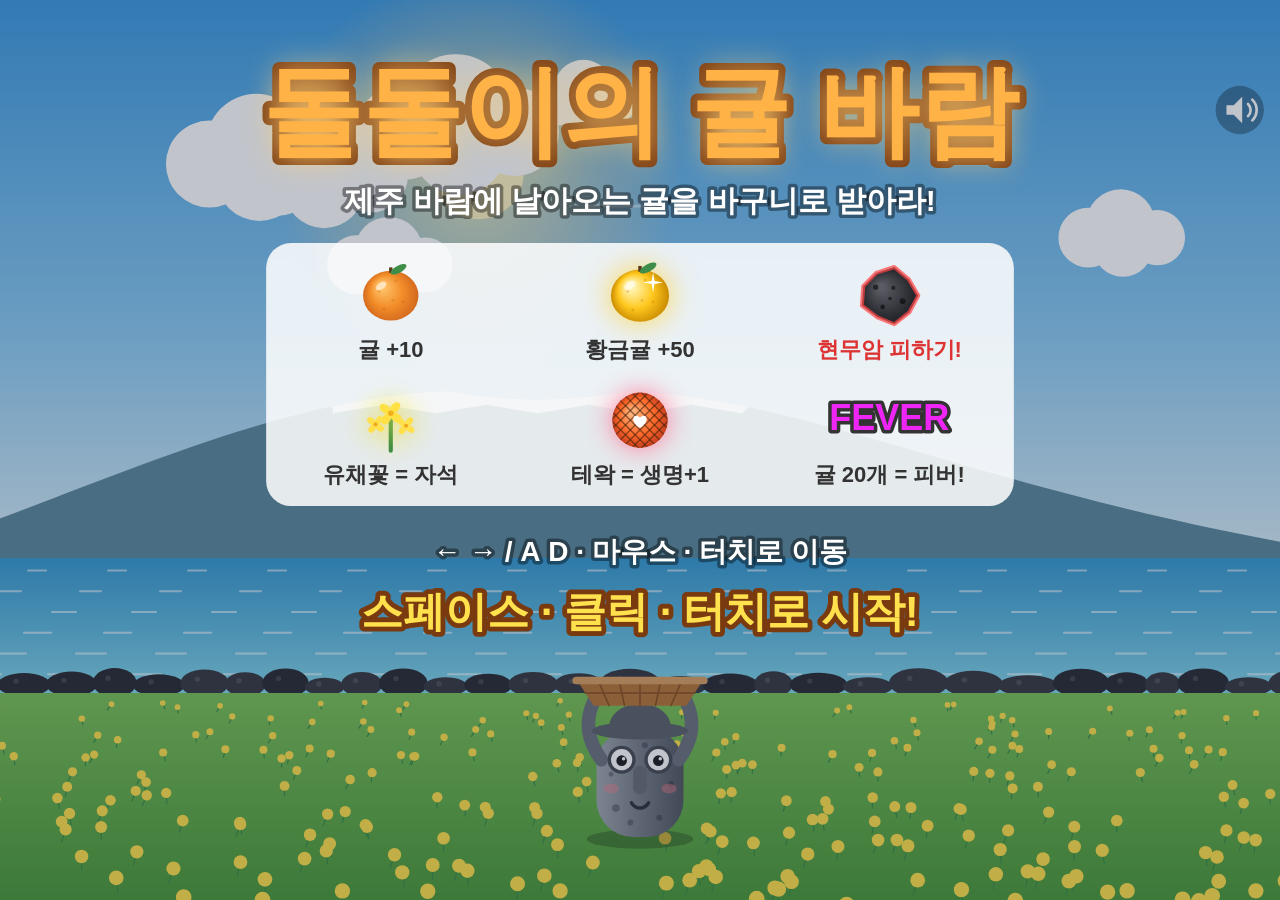
<file: jeju_game_steps/step8.html>
<!doctype html>
<html lang="ko">
<head>
<meta charset="utf-8">
<meta name="viewport" content="width=device-width,initial-scale=1,maximum-scale=1,user-scalable=no">
<title>돌돌이의 귤 바람</title>
<style>
  html, body { margin: 0; height: 100%; overflow: hidden; background: #0E1A3A; }
  canvas { display: block; touch-action: none; }
</style>
</head>
<body>
<canvas id="c"></canvas>
<script>
// ===== 기본 준비 =====
const cv = document.getElementById('c');
const ctx = cv.getContext('2d');
const TAU = Math.PI * 2;
const rand = (a, b) => a + Math.random() * (b - a);
const clamp = (v, a, b) => (v < a ? a : v > b ? b : v);
const lerp = (a, b, t) => a + (b - a) * t;

let W = 0, H = 0, S = 1;          // 화면 크기와 크기 배율
let GY = 0;                        // 땅(돌돌이 발) 높이
let realT = 0;                     // 흐른 시간(초)
let clouds = [], flowers = [], wallStones = [], stars = [];
let dayPhase = 0.25, dark = 0, warm = 0;   // 하루 시간(0 아침 · 0.25 낮 · 0.5 노을 · 0.75 밤)
let wind = 0, windAmp = 0;                 // 바람 세기(+ 오른쪽, - 왼쪽)
let streaks = [];                          // 바람 줄무늬

function resize() {
  const dpr = Math.min(window.devicePixelRatio || 1, 2);
  W = innerWidth; H = innerHeight;
  cv.width = W * dpr; cv.height = H * dpr;
  cv.style.width = W + 'px'; cv.style.height = H + 'px';
  ctx.setTransform(dpr, 0, 0, dpr, 0, 0);
  S = clamp(Math.sqrt(W * H) / 800, 0.62, 1.5);
  GY = H - Math.max(28, H * 0.07);
  buildScenery();
}

// ===== 풍경 재료 미리 만들기 =====
function buildScenery() {
  clouds = [];
  for (let i = 0; i < 7; i++) clouds.push({ x: Math.random(), y: rand(0.06, 0.4), s: rand(0.7, 1.5), sp: rand(0.4, 1.2) });
  flowers = [];
  const n = Math.round(W / 4.5);
  for (let i = 0; i < n; i++) flowers.push({ x: rand(-0.06, 1.06), d: Math.random(), p: rand(0, TAU) });
  flowers.sort((a, b) => a.d - b.d);
  stars = [];
  for (let i = 0; i < 90; i++) stars.push({ x: Math.random(), y: Math.random() * 0.6, s: rand(1, 2.4), p: rand(0, TAU) });
  wallStones = [];
  let x = -W * 0.1;
  while (x < W * 1.1) { const w = rand(26, 46) * S; wallStones.push({ x, w, h: rand(13, 22) * S, k: Math.random() }); x += w * 0.92; }
}

// ===== 색 도우미 =====
function hexToRgb(h) { const n = parseInt(h.slice(1), 16); return [(n >> 16) & 255, (n >> 8) & 255, n & 255]; }
function mix(a, b, t) { const A = hexToRgb(a), B = hexToRgb(b); return 'rgb(' + A.map((v, i) => Math.round(lerp(v, B[i], t))).join(',') + ')'; }

// ===== 풍경 그리기 =====
const SEA_TOP = () => H * 0.62, FIELD_TOP = () => H * 0.77;

const SKY = [
  ['#6FB7E8', '#BFE3F7', '#FFE2C4'],   // 아침
  ['#3E9BE0', '#8CCBF2', '#D8F0FB'],   // 낮
  ['#4B3C8C', '#C86A8A', '#FFB067'],   // 노을
  ['#0B1430', '#1C2A5C', '#3A3F7A'],   // 밤
];
function drawSky() {
  const p = dayPhase * 4, i = Math.floor(p) % 4, f = p - Math.floor(p), s = f * f * (3 - 2 * f);
  const A = SKY[i], B = SKY[(i + 1) % 4];
  dark = clamp(1 - Math.abs(dayPhase - 0.75) / 0.22, 0, 1);
  warm = clamp(1 - Math.abs(dayPhase - 0.5) / 0.18, 0, 1);
  const g = ctx.createLinearGradient(0, 0, 0, SEA_TOP());
  g.addColorStop(0, mix(A[0], B[0], s)); g.addColorStop(0.6, mix(A[1], B[1], s)); g.addColorStop(1, mix(A[2], B[2], s));
  ctx.fillStyle = g; ctx.fillRect(0, 0, W, H);
  if (dark > 0.02) {
    ctx.fillStyle = '#fff';
    for (const st of stars) {
      ctx.globalAlpha = dark * (0.55 + 0.45 * Math.sin(realT * 2 + st.p));
      ctx.fillRect(st.x * W, st.y * H, st.s, st.s);
    }
    ctx.globalAlpha = 1;
  }
}

function drawSun() {
  if (dayPhase < 0.62) {
    const sp = dayPhase / 0.62;
    const x = W * (0.08 + 0.84 * sp), y = SEA_TOP() - Math.sin(Math.PI * sp) * H * 0.48, r = 34 * S;
    const glow = ctx.createRadialGradient(x, y, r * 0.5, x, y, r * 4.5);   // 해 주변 빛 번짐
    glow.addColorStop(0, `rgba(255,236,170,${0.7 - warm * 0.2})`);
    glow.addColorStop(1, 'rgba(255,200,120,0)');
    ctx.fillStyle = glow; ctx.beginPath(); ctx.arc(x, y, r * 4.5, 0, TAU); ctx.fill();
    ctx.fillStyle = mix('#FFF4C2', '#FF7A3D', warm);
    ctx.beginPath(); ctx.arc(x, y, r, 0, TAU); ctx.fill();
  }
  if (dayPhase > 0.58) {
    const mp = (dayPhase - 0.58) / 0.42;
    const x = W * (0.1 + 0.8 * mp), y = SEA_TOP() - Math.sin(Math.PI * mp) * H * 0.45, r = 26 * S;
    ctx.fillStyle = '#F4F1DC';
    ctx.beginPath(); ctx.arc(x, y, r, 0, TAU); ctx.fill();
    ctx.fillStyle = 'rgba(0,0,0,0.08)';
    ctx.beginPath(); ctx.arc(x - r * 0.3, y - r * 0.2, r * 0.22, 0, TAU); ctx.arc(x + r * 0.35, y + r * 0.25, r * 0.15, 0, TAU); ctx.fill();
  }
}

function drawCloud(x, y, s, color) {
  ctx.fillStyle = color;
  ctx.beginPath();
  ctx.arc(x, y, 26 * s, 0, TAU); ctx.arc(x + 28 * s, y - 12 * s, 30 * s, 0, TAU);
  ctx.arc(x + 60 * s, y, 24 * s, 0, TAU); ctx.arc(x + 30 * s, y + 8 * s, 26 * s, 0, TAU);
  ctx.fill();
}

function drawClouds() {
  for (const c of clouds) {
    const span = W + 300;
    const x = ((c.x * span + realT * c.sp * 18 * S) % span + span) % span - 150;
    drawCloud(x, c.y * H, c.s * S, mix(warm > 0.3 ? '#FFE0CC' : '#FFFFFF', '#4A5384', dark));
  }
}

function drawHallasan() {
  const base = SEA_TOP() + 4, h = H * 0.19, cx = W * 0.42;
  const left = -W * 0.1, right = W * 1.1;
  ctx.fillStyle = mix('#5E8C9E', '#1C2650', dark);
  ctx.beginPath();
  ctx.moveTo(left, base);
  ctx.bezierCurveTo(cx - W * 0.38, base - h * 0.3, cx - W * 0.22, base - h * 0.96, cx - W * 0.07, base - h);
  ctx.quadraticCurveTo(cx, base - h * 0.9, cx + W * 0.07, base - h);       // 꼭대기 백록담(살짝 오목)
  ctx.bezierCurveTo(cx + W * 0.22, base - h * 0.96, cx + W * 0.38, base - h * 0.3, right, base);
  ctx.closePath(); ctx.fill();
  // 눈 덮인 꼭대기
  ctx.save(); ctx.clip();
  ctx.fillStyle = mix('#F2F6FA', '#6E77A0', dark);
  ctx.beginPath();
  ctx.moveTo(cx - W * 0.16, base - h * 0.9);
  for (let i = 0; i <= 8; i++) ctx.lineTo(cx - W * 0.16 + i * W * 0.04, base - h * (0.87 + (i % 2) * 0.05));
  ctx.lineTo(cx + W * 0.2, base - h * 1.2); ctx.lineTo(cx - W * 0.2, base - h * 1.2);
  ctx.closePath(); ctx.fill();
  ctx.restore();
}

function drawSea() {
  const top = SEA_TOP(), bot = FIELD_TOP();
  const g = ctx.createLinearGradient(0, top, 0, bot);
  g.addColorStop(0, mix('#3A9BD0', '#142A5A', dark)); g.addColorStop(1, mix('#86D6EA', '#2A4A86', dark));
  ctx.fillStyle = g; ctx.fillRect(-W * 0.1, top, W * 1.2, bot - top);
  // 반짝이는 물결
  ctx.strokeStyle = 'rgba(255,255,255,0.55)'; ctx.lineWidth = 2;
  for (let j = 0; j < 6; j++) {
    const y = top + (j + 0.6) * (bot - top) / 6.5;
    const off = (realT * (14 + j * 6) * S) % 80;
    ctx.beginPath();
    for (let x = -80 + off + (j % 2) * 40; x < W; x += 80) { ctx.moveTo(x, y); ctx.lineTo(x + 18 + j * 3, y); }
    ctx.stroke();
  }
}

function drawWall() {
  const y = FIELD_TOP();
  for (const s of wallStones) {
    ctx.fillStyle = mix(s.k > 0.5 ? '#3B3D44' : '#2E3037', '#121318', dark);
    ctx.beginPath(); ctx.ellipse(s.x + s.w / 2, y - s.h * 0.35, s.w / 2, s.h / 2, 0, 0, TAU); ctx.fill();
    ctx.fillStyle = 'rgba(255,255,255,0.12)';
    ctx.beginPath(); ctx.arc(s.x + s.w * 0.35, y - s.h * 0.5, 2 * S, 0, TAU); ctx.fill();
  }
}

function drawField() {
  const top = FIELD_TOP();
  const g = ctx.createLinearGradient(0, top, 0, H);
  g.addColorStop(0, mix('#7CC25A', '#24452F', dark)); g.addColorStop(1, mix('#4E9A3C', '#18321F', dark));
  const flowerColor = mix('#FFE14D', '#9C8A35', dark);
  const windLean = clamp(wind / (25 * S), -5, 5) * S;
  ctx.fillStyle = g; ctx.fillRect(-W * 0.1, top, W * 1.2, H - top);
  for (const f of flowers) {
    const y = top + 6 + f.d * (H - top);
    const sz = (2 + f.d * 4) * S;
    const sway = Math.sin(realT * 2.2 + f.p) * 2.5 * S + windLean;
    const x = f.x * W;
    ctx.strokeStyle = '#3E8E4A'; ctx.lineWidth = 1.2;
    ctx.beginPath(); ctx.moveTo(x, y + sz * 2); ctx.lineTo(x + sway, y); ctx.stroke();
    ctx.fillStyle = flowerColor;
    ctx.beginPath(); ctx.arc(x + sway, y, sz, 0, TAU); ctx.fill();
  }
}

function drawStreaks() {
  ctx.strokeStyle = '#fff'; ctx.lineWidth = 2 * S; ctx.lineCap = 'round';
  for (const s of streaks) {
    ctx.globalAlpha = Math.sin(Math.PI * s.t / s.life) * 0.45;
    ctx.beginPath(); ctx.moveTo(s.x, s.y); ctx.lineTo(s.x - Math.sign(s.vx) * s.len, s.y); ctx.stroke();
  }
  ctx.globalAlpha = 1;
}

// 패럴랙스: 멀리 있는 건 조금, 가까운 건 많이 움직임
function layer(f, fn) { ctx.save(); ctx.translate(-(player.x - W / 2) * f, 0); fn(); ctx.restore(); }
function drawWorld() {
  drawSky(); drawSun();
  layer(0.02, drawClouds); layer(0.012, drawHallasan); layer(0.03, drawSea); layer(0.05, drawWall); layer(0.08, drawField);
  if (warm > 0) { ctx.fillStyle = `rgba(255,120,60,${warm * 0.12})`; ctx.fillRect(0, 0, W, H); }
  drawStreaks();
}

// ===== 주인공 돌돌이 =====
const player = { x: 0, tx: 0, lean: 0, squash: 0, blink: 0 };
const PORES = [[-0.25, -0.3, 0.04], [0.2, -0.2, 0.03], [0.05, -0.95, 0.03], [-0.3, -0.65, 0.025], [0.32, -0.55, 0.03], [-0.1, -0.15, 0.03]];
const charSize = () => 72 * S;          // 돌돌이 크기
const basketTop = () => GY - charSize() * 1.62;
const basketW = () => charSize() * 1.3;

function drawDol(x, feetY, P) {
  // 그림자
  ctx.fillStyle = 'rgba(0,0,0,0.22)';
  ctx.beginPath(); ctx.ellipse(x, feetY + 2, P * 0.55, P * 0.1, 0, 0, TAU); ctx.fill();
  ctx.save();
  ctx.translate(x, feetY);
  ctx.rotate(player.lean);
  ctx.scale(1 + player.squash * 0.25, 1 - player.squash * 0.2);
  // 몸통
  const g = ctx.createLinearGradient(-P * 0.45, 0, P * 0.45, 0);
  g.addColorStop(0, '#A3A9B1'); g.addColorStop(0.5, '#7A808A'); g.addColorStop(1, '#555A63');
  ctx.fillStyle = g;
  rr(-P * 0.45, -P * 1.12, P * 0.9, P * 1.12, P * 0.38); ctx.fill();
  ctx.fillStyle = 'rgba(40,40,50,0.35)';
  for (const [px, py, pr] of PORES) { ctx.beginPath(); ctx.arc(px * P, py * P, pr * P, 0, TAU); ctx.fill(); }
  // 팔 (바구니를 받치는)
  ctx.strokeStyle = '#6E747E'; ctx.lineWidth = P * 0.14; ctx.lineCap = 'round';
  ctx.beginPath(); ctx.moveTo(-P * 0.4, -P * 0.8); ctx.quadraticCurveTo(-P * 0.62, -P * 1.1, -P * 0.48, -P * 1.4); ctx.stroke();
  ctx.beginPath(); ctx.moveTo(P * 0.4, -P * 0.8); ctx.quadraticCurveTo(P * 0.62, -P * 1.1, P * 0.48, -P * 1.4); ctx.stroke();
  // 모자
  ctx.fillStyle = '#5F646D';
  ctx.beginPath(); ctx.ellipse(0, -P * 1.1, P * 0.5, P * 0.09, 0, 0, TAU); ctx.fill();
  ctx.beginPath(); ctx.ellipse(0, -P * 1.14, P * 0.32, P * 0.24, 0, Math.PI, TAU); ctx.fill();
  // 눈
  const look = clamp(player.lean * 3, -1, 1) * P * 0.04;
  for (const sx of [-1, 1]) {
    ctx.fillStyle = '#4A4F57';
    ctx.beginPath(); ctx.arc(sx * P * 0.19, -P * 0.8, P * 0.145, 0, TAU); ctx.fill();
    if (player.blink > 0) {
      ctx.strokeStyle = '#222'; ctx.lineWidth = P * 0.03;
      ctx.beginPath(); ctx.moveTo(sx * P * 0.19 - P * 0.09, -P * 0.8); ctx.lineTo(sx * P * 0.19 + P * 0.09, -P * 0.8); ctx.stroke();
    } else {
      ctx.fillStyle = '#fff';
      ctx.beginPath(); ctx.arc(sx * P * 0.19, -P * 0.8, P * 0.11, 0, TAU); ctx.fill();
      ctx.fillStyle = '#222';
      ctx.beginPath(); ctx.arc(sx * P * 0.19 + look, -P * 0.79, P * 0.055, 0, TAU); ctx.fill();
      ctx.fillStyle = '#fff';
      ctx.beginPath(); ctx.arc(sx * P * 0.19 + look + P * 0.02, -P * 0.81, P * 0.018, 0, TAU); ctx.fill();
    }
  }
  // 코
  ctx.fillStyle = '#6A7079';
  rr(-P * 0.07, -P * 0.74, P * 0.14, P * 0.3, P * 0.07); ctx.fill();
  // 볼
  ctx.fillStyle = 'rgba(255,130,140,0.4)';
  for (const sx of [-1, 1]) { ctx.beginPath(); ctx.ellipse(sx * P * 0.3, -P * 0.5, P * 0.08, P * 0.05, 0, 0, TAU); ctx.fill(); }
  // 입
  ctx.strokeStyle = '#33363C'; ctx.lineWidth = P * 0.035;
  ctx.beginPath(); ctx.arc(0, -P * 0.4, P * 0.1, 0.15 * Math.PI, 0.85 * Math.PI); ctx.stroke();
  // 바구니
  const bt = -P * 1.62, bb = -P * 1.36;
  ctx.fillStyle = '#B7793A';
  ctx.beginPath();
  ctx.moveTo(-P * 0.65, bt); ctx.lineTo(P * 0.65, bt); ctx.lineTo(P * 0.48, bb); ctx.lineTo(-P * 0.48, bb);
  ctx.closePath(); ctx.fill();
  ctx.strokeStyle = '#8A5426'; ctx.lineWidth = 1.5;
  for (let i = 1; i < 6; i++) { const t = i / 6; ctx.beginPath(); ctx.moveTo(lerp(-P * 0.65, P * 0.65, t), bt); ctx.lineTo(lerp(-P * 0.48, P * 0.48, t), bb); ctx.stroke(); }
  ctx.beginPath(); ctx.moveTo(-P * 0.57, (bt + bb) / 2); ctx.lineTo(P * 0.57, (bt + bb) / 2); ctx.stroke();
  ctx.fillStyle = '#D9A066';
  rr(-P * 0.7, bt - P * 0.04, P * 1.4, P * 0.08, P * 0.04); ctx.fill();
  ctx.restore();
}

function rr(x, y, w, h, r) {
  ctx.beginPath();
  ctx.moveTo(x + r, y);
  ctx.arcTo(x + w, y, x + w, y + h, r); ctx.arcTo(x + w, y + h, x, y + h, r);
  ctx.arcTo(x, y + h, x, y, r); ctx.arcTo(x, y, x + w, y, r);
  ctx.closePath();
}

// ===== 조작 (키보드 · 마우스 · 터치) =====
const keys = { left: false, right: false };
let ctrl = 'key';
addEventListener('keydown', e => {
  if (e.code === 'ArrowLeft' || e.code === 'KeyA') { keys.left = true; ctrl = 'key'; e.preventDefault(); }
  if (e.code === 'ArrowRight' || e.code === 'KeyD') { keys.right = true; ctrl = 'key'; e.preventDefault(); }
});
addEventListener('keyup', e => {
  if (e.code === 'ArrowLeft' || e.code === 'KeyA') keys.left = false;
  if (e.code === 'ArrowRight' || e.code === 'KeyD') keys.right = false;
});
cv.addEventListener('pointermove', e => { ctrl = 'ptr'; player.tx = e.clientX; });
cv.addEventListener('pointerdown', e => { ctrl = 'ptr'; player.tx = e.clientX; });

function movePlayer(dt) {
  const prev = player.x;
  const dir = (keys.right ? 1 : 0) - (keys.left ? 1 : 0);
  if (dir !== 0) { player.x += dir * W * 0.85 * dt; player.tx = player.x; }
  else if (ctrl === 'ptr') player.x += (player.tx - player.x) * Math.min(1, dt * 14);
  const half = basketW() / 2;
  player.x = clamp(player.x, half, W - half);
  const v = (player.x - prev) / Math.max(dt, 0.001);
  player.lean = lerp(player.lean, clamp(v / (W * 3), -0.22, 0.22), Math.min(1, dt * 10));
  player.squash *= Math.pow(0.001, dt);
  player.blink -= dt;
  if (Math.random() < dt * 0.4) player.blink = 0.12;
}

// ===== 떨어지는 물건들 =====
let items = [];
let score = 0, spawnT = 0.5;
let state = 'title';               // 'title' 시작화면 · 'play' 게임중 · 'over' 게임오버
let lives = 3, inv = 0, overT = 0;
let level = 1, playT = 0;
let best = loadBest(), newBest = false;

// 최고 점수 저장 (브라우저에 따라 막혀 있을 수 있어서 try/catch)
function loadBest() { try { return parseInt(localStorage.getItem('jejuGyulBest') || '0', 10) || 0; } catch (e) { return 0; } }
function saveBest(v) { try { localStorage.setItem('jejuGyulBest', String(v)); } catch (e) {} }

function spawnItem() {
  const rockChance = fever > 0 ? 0 : Math.min(0.4, 0.12 + level * 0.03);   // 레벨이 오를수록 돌이 많아짐 (피버 땐 없음)
  const k = Math.random();
  let type = 'mandarin';
  if (k < rockChance) type = 'rock';
  else if (k < rockChance + (fever > 0 ? 0.2 : 0.07)) type = 'gold';
  else if (fever <= 0 && magnet <= 0 && k < rockChance + 0.095) type = 'flower';
  else if (fever <= 0 && lives < 5 && k < rockChance + 0.11) type = 'tewak';
  const r = (type === 'rock' ? 24 : type === 'gold' ? 22 : 20) * S;
  const speed = H * (0.22 + level * 0.025) * rand(0.85, 1.15) * (type === 'flower' || type === 'tewak' ? 0.75 : 1);  // 레벨이 오를수록 빨라짐
  const shape = []; for (let i = 0; i < 9; i++) shape.push(rand(0.78, 1.05));
  items.push({ type, x: rand(r + 10, W - r - 10), y: -r - 10, vx: 0, vy: speed * 0.4, maxVy: speed, r, rot: rand(0, TAU), vr: rand(-3, 3), shape });
}

function drawRock(x, y, r, rot, shape) {
  ctx.save(); ctx.translate(x, y); ctx.rotate(rot);
  ctx.strokeStyle = `rgba(255,70,70,${0.45 + 0.35 * Math.sin(realT * 10)})`; ctx.lineWidth = 3 * S;
  ctx.beginPath();
  shape.forEach((k, i) => { const a = i / shape.length * TAU; const px = Math.cos(a) * r * k, py = Math.sin(a) * r * k; i ? ctx.lineTo(px, py) : ctx.moveTo(px, py); });
  ctx.closePath();
  const g = ctx.createRadialGradient(-r * 0.3, -r * 0.3, r * 0.1, 0, 0, r);
  g.addColorStop(0, '#5A5B63'); g.addColorStop(1, '#1D1E23');
  ctx.fillStyle = g; ctx.fill(); ctx.stroke();
  ctx.fillStyle = 'rgba(0,0,0,0.55)';
  for (const [a, d, s] of [[0.4, 0.5, 0.1], [2.1, 0.45, 0.08], [3.7, 0.55, 0.09], [5.2, 0.3, 0.07], [1.3, 0.1, 0.06]]) { ctx.beginPath(); ctx.arc(Math.cos(a) * r * d, Math.sin(a) * r * d, r * s, 0, TAU); ctx.fill(); }
  ctx.restore();
}

function heartPath(x, y, s) {
  ctx.beginPath();
  ctx.moveTo(x, y + s * 0.55);
  ctx.bezierCurveTo(x - s * 1.0, y - s * 0.1, x - s * 0.5, y - s * 0.85, x, y - s * 0.35);
  ctx.bezierCurveTo(x + s * 0.5, y - s * 0.85, x + s * 1.0, y - s * 0.1, x, y + s * 0.55);
  ctx.closePath();
}

const FONT = "'Pretendard','Malgun Gothic','Apple SD Gothic Neo',sans-serif";
function text(str, x, y, size, color, o = {}) {
  ctx.font = `${o.weight || 900} ${Math.round(size)}px ${FONT}`;
  ctx.textAlign = o.align || 'center'; ctx.textBaseline = o.base || 'middle';
  if (o.stroke) { ctx.lineJoin = 'round'; ctx.lineWidth = o.stroke; ctx.strokeStyle = o.strokeColor || 'rgba(0,0,0,0.4)'; ctx.strokeText(str, x, y); }
  if (o.glow) { ctx.shadowColor = o.glow; ctx.shadowBlur = o.blur || 20; }
  ctx.fillStyle = color; ctx.fillText(str, x, y);
  ctx.shadowBlur = 0;
}
const U = () => clamp(Math.min(W / 700, H / 650), 0.55, 1.4);   // 글자 크기 배율

// ===== 소리 (Web Audio로 직접 합성 — 음악 파일 없음) =====
let actx = null, master = null, muted = false, noiseBuf = null, bgmT = 0, bgmStep = 0;
function audioInit() {
  if (actx) { if (actx.state === 'suspended') actx.resume(); return; }
  try {
    actx = new (window.AudioContext || window.webkitAudioContext)();
    master = actx.createGain(); master.gain.value = muted ? 0 : 0.5; master.connect(actx.destination);
  } catch (e) { actx = null; }
}
function tone(freq, dur, type = 'sine', vol = 0.2, slideTo = null, delay = 0) {
  if (!actx) return;
  const t = actx.currentTime + delay;
  const o = actx.createOscillator(), g = actx.createGain();
  o.type = type; o.frequency.setValueAtTime(freq, t);
  if (slideTo) o.frequency.exponentialRampToValueAtTime(slideTo, t + dur);
  g.gain.setValueAtTime(0.0001, t);
  g.gain.exponentialRampToValueAtTime(vol, t + 0.01);
  g.gain.exponentialRampToValueAtTime(0.0001, t + dur);
  o.connect(g); g.connect(master); o.start(t); o.stop(t + dur + 0.05);
}
function noise(dur, vol, freq) {
  if (!actx) return;
  if (!noiseBuf) {
    noiseBuf = actx.createBuffer(1, actx.sampleRate, actx.sampleRate);
    const d = noiseBuf.getChannelData(0); for (let i = 0; i < d.length; i++) d[i] = Math.random() * 2 - 1;
  }
  const t = actx.currentTime, s = actx.createBufferSource(), f = actx.createBiquadFilter(), g = actx.createGain();
  s.buffer = noiseBuf; f.type = 'lowpass'; f.frequency.value = freq;
  g.gain.setValueAtTime(vol, t); g.gain.exponentialRampToValueAtTime(0.0001, t + dur);
  s.connect(f); f.connect(g); g.connect(master); s.start(t); s.stop(t + dur + 0.05);
}
const note = (base, semi) => base * Math.pow(2, semi / 12);
const PENTA = [0, 2, 4, 7, 9];
const sfx = {
  catch(c) {   // 콤보가 오를수록 음이 올라감
    const n = Math.min(c, 14), semi = PENTA[n % 5] + 12 * Math.floor(n / 5);
    tone(note(523.25, semi), 0.14, 'triangle', 0.22); tone(note(1046.5, semi), 0.08, 'sine', 0.07, null, 0.03);
  },
  hit() { noise(0.4, 0.6, 500); tone(160, 0.35, 'square', 0.12, 45); },
  thud() { noise(0.15, 0.18, 280); },
  miss() { tone(260, 0.15, 'sine', 0.1, 150); },
  combo() { [0, 4, 7, 12, 16].forEach((s, i) => tone(note(659, s), 0.2, 'square', 0.07, null, i * 0.05)); },
  level() { [0, 5, 9, 12].forEach((s, i) => tone(note(587, s), 0.16, 'triangle', 0.16, null, i * 0.08)); },
  start() { [0, 4, 7, 12].forEach((s, i) => tone(note(523, s), 0.14, 'triangle', 0.18, null, i * 0.07)); },
  over() { [12, 7, 3, 0].forEach((s, i) => tone(note(392, s), 0.4, 'triangle', 0.2, null, i * 0.2)); },
};
// 잔잔한 배경 멜로디 (제주 바다 느낌의 5음계)
const MELODY = [0, 4, 7, 9, 7, 4, 2, 4, 0, 2, 4, 7, 9, 12, 9, 7];
function updateBgm(dt) {
  if (!actx || state !== 'play') return;
  bgmT -= dt;
  if (bgmT > 0) return;
  bgmT = 0.22;
  tone(note(392, MELODY[bgmStep % 16]), 0.3, 'triangle', 0.05);
  if (bgmStep % 4 === 0) tone(note(98, [0, 5, 7, 5][(bgmStep / 4) % 4]), 0.6, 'sine', 0.12);
  bgmStep++;
}
function toggleMute() {
  muted = !muted;
  if (master) master.gain.value = muted ? 0 : 0.5;
}
const muteBtn = () => ({ x: W - 30 * S, y: 82 * S, r: 18 * S });
function drawMuteBtn() {
  const b = muteBtn();
  ctx.fillStyle = 'rgba(0,0,0,0.3)'; ctx.beginPath(); ctx.arc(b.x, b.y, b.r, 0, TAU); ctx.fill();
  ctx.fillStyle = '#fff';
  ctx.beginPath();
  ctx.moveTo(b.x - b.r * 0.55, b.y - b.r * 0.2); ctx.lineTo(b.x - b.r * 0.25, b.y - b.r * 0.2); ctx.lineTo(b.x + b.r * 0.1, b.y - b.r * 0.55);
  ctx.lineTo(b.x + b.r * 0.1, b.y + b.r * 0.55); ctx.lineTo(b.x - b.r * 0.25, b.y + b.r * 0.2); ctx.lineTo(b.x - b.r * 0.55, b.y + b.r * 0.2);
  ctx.closePath(); ctx.fill();
  ctx.strokeStyle = '#fff'; ctx.lineWidth = 2 * S; ctx.lineCap = 'round';
  if (muted) {
    ctx.beginPath(); ctx.moveTo(b.x + b.r * 0.25, b.y - b.r * 0.25); ctx.lineTo(b.x + b.r * 0.6, b.y + b.r * 0.25);
    ctx.moveTo(b.x + b.r * 0.6, b.y - b.r * 0.25); ctx.lineTo(b.x + b.r * 0.25, b.y + b.r * 0.25); ctx.stroke();
  } else {
    ctx.beginPath(); ctx.arc(b.x + b.r * 0.1, b.y, b.r * 0.35, -0.8, 0.8); ctx.stroke();
    ctx.beginPath(); ctx.arc(b.x + b.r * 0.1, b.y, b.r * 0.6, -0.8, 0.8); ctx.stroke();
  }
}

function startGame() {
  audioInit(); sfx.start(); bgmStep = 0; bgmT = 0.5;
  state = 'play'; score = 0; lives = 3; inv = 0; items = []; spawnT = 0.6; newBest = false;
  level = 1; playT = 0; combo = 0; maxCombo = 0; particles = []; floats = []; banners = [];
  fever = 0; feverGauge = 0; magnet = 0; paused = false;
  banner('시작!', '바람에 날리는 귤을 받아라', '#FFE14D');
  player.x = player.tx = W / 2;
}

function hurt() {
  if (inv > 0) return;
  lives--; inv = 1.3; sfx.hit();
  if (lives <= 0) gameOver();
}

function gameOver() {
  state = 'over'; overT = 0; inv = 0; sfx.over();
  if (score > best) { best = score; saveBest(best); newBest = true; }
}

function pressStart() {
  if (state === 'title') startGame();
  else if (state === 'over' && overT > 0.7) startGame();
}
addEventListener('keydown', e => {
  audioInit();
  if (e.code === 'Space' || e.code === 'Enter') { e.preventDefault(); pressStart(); }
  if (e.code === 'KeyM') toggleMute();
  if ((e.code === 'KeyP' || e.code === 'Escape') && state === 'play') paused = !paused;
});
cv.addEventListener('pointerdown', e => {
  audioInit();
  const b = muteBtn();
  if (Math.hypot(e.clientX - b.x, e.clientY - b.y) < b.r * 1.4) { toggleMute(); return; }
  pressStart();
});

function drawTitle() {
  const u = U();
  ctx.fillStyle = 'rgba(10,20,50,0.25)'; ctx.fillRect(0, 0, W, H);
  const bob = Math.sin(realT * 2) * 6 * u;
  text('돌돌이의 귤 바람', W / 2, H * 0.13 + bob, 72 * u, '#FFB347', { stroke: 10 * u, strokeColor: '#7A3A10', glow: '#FFD27A', blur: 30 });
  text('제주 바람에 날아오는 귤을 바구니로 받아라!', W / 2, H * 0.13 + 62 * u, 22 * u, '#fff', { weight: 700, stroke: 5 * u });
  const bw = Math.min(W * 0.92, 540 * u), bh = 190 * u, bx = W / 2 - bw / 2, by = H * 0.27;
  ctx.fillStyle = 'rgba(255,255,255,0.86)'; rr(bx, by, bw, bh, 18 * u); ctx.fill();
  const cx = i => bx + bw * (1 + i * 2) / 6, r1 = by + 38 * u, r2 = by + 128 * u, lab = 40 * u, fs = 16 * u;
  drawMandarin(cx(0), r1, 20 * u, 0);             text('귤 +10', cx(0), r1 + lab, fs, '#333', { weight: 800 });
  drawMandarin(cx(1), r1, 21 * u, 0, true);       text('황금귤 +50', cx(1), r1 + lab, fs, '#333', { weight: 800 });
  drawRock(cx(2), r1, 21 * u, 0, [1, 0.9, 1, 0.85, 1, 0.95, 0.9, 1, 0.88]); text('현무암 피하기!', cx(2), r1 + lab, fs, '#D33', { weight: 800 });
  drawFlowerItem(cx(0), r2, 20 * u);              text('유채꽃 = 자석', cx(0), r2 + lab, fs, '#333', { weight: 800 });
  drawTewak(cx(1), r2, 20 * u);                   text('테왁 = 생명+1', cx(1), r2 + lab, fs, '#333', { weight: 800 });
  text('FEVER', cx(2), r2, 26 * u, `hsl(${(realT * 200) % 360},90%,55%)`, { stroke: 5 * u, strokeColor: '#333' });
  text('귤 20개 = 피버!', cx(2), r2 + lab, fs, '#333', { weight: 800 });
  text('← → / A D · 마우스 · 터치로 이동', W / 2, by + bh + 34 * u, 20 * u, '#fff', { weight: 700, stroke: 5 * u });
  if (Math.sin(realT * 5) > -0.3) text('스페이스 · 클릭 · 터치로 시작!', W / 2, by + bh + 78 * u, 30 * u, '#FFE14D', { stroke: 7 * u, strokeColor: '#7A3A10' });
  if (best > 0) text('최고 점수 ' + best, W / 2, by + bh + 120 * u, 18 * u, '#fff', { weight: 700, stroke: 4 * u });
}

function drawOver() {
  const u = U();
  ctx.fillStyle = 'rgba(10,15,40,0.55)'; ctx.fillRect(0, 0, W, H);
  const cw = Math.min(W * 0.88, 440 * u), ch = 300 * u, cx = W / 2 - cw / 2, cy = H * 0.42 - ch / 2;
  ctx.fillStyle = '#FFF6E5'; rr(cx, cy, cw, ch, 24 * u); ctx.fill();
  text('게임 끝!', W / 2, cy + 48 * u, 44 * u, '#F28C28', { stroke: 6 * u, strokeColor: '#7A3A10' });
  text('점수', W / 2, cy + 105 * u, 18 * u, '#888', { weight: 700 });
  text(String(score), W / 2, cy + 145 * u, 56 * u, '#333');
  text('최고 점수 ' + best, W / 2, cy + 195 * u, 20 * u, '#3E8E4A', { weight: 800 });
  if (newBest) text('신기록!', W / 2, cy + 225 * u, 22 * u, '#FF5A6E');
  if (overT > 0.7 && Math.sin(realT * 5) > -0.3) text('다시하기 (스페이스 · 클릭 · 터치)', W / 2, cy + ch - 34 * u, 20 * u, '#555', { weight: 800 });
}

function drawMandarin(x, y, r, rot, gold = false) {
  ctx.save(); ctx.translate(x, y); ctx.rotate(rot);
  const g = ctx.createRadialGradient(-r * 0.35, -r * 0.35, r * 0.1, 0, 0, r);
  if (gold) { g.addColorStop(0, '#FFF8C0'); g.addColorStop(0.55, '#FFC81E'); g.addColorStop(1, '#C98A00'); ctx.shadowColor = '#FFD54A'; ctx.shadowBlur = 22 * S; }
  else { g.addColorStop(0, '#FFC46B'); g.addColorStop(0.55, '#F28C28'); g.addColorStop(1, '#D2691E'); }
  ctx.fillStyle = g;
  ctx.beginPath(); ctx.ellipse(0, 0, r, r * 0.9, 0, 0, TAU); ctx.fill();
  ctx.shadowBlur = 0;
  if (gold) {   // 반짝이 별
    const s = r * (0.35 + 0.15 * Math.sin(realT * 9 + x));
    ctx.fillStyle = '#fff';
    ctx.beginPath(); ctx.moveTo(r * 0.45, -r * 0.45 - s); ctx.lineTo(r * 0.5, -r * 0.5); ctx.lineTo(r * 0.45 + s, -r * 0.45);
    ctx.lineTo(r * 0.5, -r * 0.4); ctx.lineTo(r * 0.45, -r * 0.45 + s); ctx.lineTo(r * 0.4, -r * 0.4); ctx.lineTo(r * 0.45 - s, -r * 0.45); ctx.lineTo(r * 0.4, -r * 0.5);
    ctx.closePath(); ctx.fill();
  }
  ctx.fillStyle = 'rgba(160,70,0,0.2)';
  for (const [a, d] of [[0.5, 0.5], [2, 0.6], [3.5, 0.45], [5, 0.62], [1.2, 0.2]]) { ctx.beginPath(); ctx.arc(Math.cos(a) * r * d, Math.sin(a) * r * d * 0.9, r * 0.05, 0, TAU); ctx.fill(); }
  ctx.fillStyle = 'rgba(255,255,255,0.55)';
  ctx.beginPath(); ctx.ellipse(-r * 0.35, -r * 0.35, r * 0.22, r * 0.12, -0.6, 0, TAU); ctx.fill();
  ctx.fillStyle = '#5B3A1E'; ctx.fillRect(-r * 0.06, -r * 1.02, r * 0.12, r * 0.2);
  ctx.fillStyle = '#3E8E4A';
  ctx.beginPath(); ctx.ellipse(r * 0.28, -r * 0.95, r * 0.32, r * 0.13, -0.5, 0, TAU); ctx.fill();
  ctx.restore();
}

function drawFlowerItem(x, y, r) {
  ctx.save(); ctx.translate(x, y);
  ctx.shadowColor = '#FFE14D'; ctx.shadowBlur = 20 * S;
  ctx.strokeStyle = '#3E8E4A'; ctx.lineWidth = r * 0.15;
  ctx.beginPath(); ctx.moveTo(0, r * 1.1); ctx.lineTo(0, 0); ctx.stroke();
  for (const [ox, oy, k] of [[0, -r * 0.25, 1], [-r * 0.55, r * 0.15, 0.75], [r * 0.55, r * 0.2, 0.75]]) {
    for (let i = 0; i < 4; i++) {
      const a = i * TAU / 4 + realT * 1.5;
      ctx.fillStyle = '#FFE14D';
      ctx.beginPath(); ctx.ellipse(ox + Math.cos(a) * r * 0.26 * k, oy + Math.sin(a) * r * 0.26 * k, r * 0.22 * k, r * 0.15 * k, a, 0, TAU); ctx.fill();
    }
    ctx.fillStyle = '#F2A81D'; ctx.beginPath(); ctx.arc(ox, oy, r * 0.1 * k, 0, TAU); ctx.fill();
  }
  ctx.restore();
}

function drawTewak(x, y, r) {   // 해녀의 주황색 부표 + 하트
  ctx.save(); ctx.translate(x, y);
  ctx.shadowColor = '#FF7A9A'; ctx.shadowBlur = 20 * S;
  const g = ctx.createRadialGradient(-r * 0.3, -r * 0.3, r * 0.1, 0, 0, r);
  g.addColorStop(0, '#FFB27A'); g.addColorStop(0.6, '#FF6A2A'); g.addColorStop(1, '#C8401E');
  ctx.fillStyle = g; ctx.beginPath(); ctx.arc(0, 0, r, 0, TAU); ctx.fill();
  ctx.shadowBlur = 0;
  ctx.save(); ctx.clip();
  ctx.strokeStyle = 'rgba(60,30,10,0.55)'; ctx.lineWidth = 1.5;
  for (let i = -3; i <= 3; i++) {
    ctx.beginPath(); ctx.moveTo(i * r * 0.35 - r, -r); ctx.lineTo(i * r * 0.35 + r, r); ctx.stroke();
    ctx.beginPath(); ctx.moveTo(i * r * 0.35 + r, -r); ctx.lineTo(i * r * 0.35 - r, r); ctx.stroke();
  }
  ctx.restore();
  ctx.fillStyle = '#fff'; heartPath(0, r * 0.05, r * 0.42); ctx.fill();
  ctx.restore();
}

function drawItem(it) {
  if (it.type === 'rock') drawRock(it.x, it.y, it.r, it.rot, it.shape);
  else if (it.type === 'flower') drawFlowerItem(it.x, it.y, it.r);
  else if (it.type === 'tewak') drawTewak(it.x, it.y, it.r);
  else drawMandarin(it.x, it.y, it.r, it.rot, it.type === 'gold');
}

function updateItems(dt) {
  spawnT -= dt;
  if (spawnT <= 0) { spawnItem(); spawnT = Math.max(0.28, 0.95 - level * 0.07) * rand(0.7, 1.2) * (fever > 0 ? 0.4 : 1); }
  const bt = basketTop(), half = basketW() / 2;
  for (let i = items.length - 1; i >= 0; i--) {
    const it = items[i];
    it.vy = Math.min(it.maxVy, it.vy + H * 0.5 * dt);
    const windPower = it.type === 'rock' ? 0.3 : 0.9;           // 돌은 무거워서 바람을 덜 탐
    it.vx += (wind * windPower - it.vx) * dt * 0.9;
    if (magnet > 0 && (it.type === 'mandarin' || it.type === 'gold') && it.y > H * 0.15) {   // 유채꽃 자석
      it.x += (player.x - it.x) * Math.min(1, dt * 3.5);
    }
    it.x += it.vx * dt; it.y += it.vy * dt; it.rot += it.vr * dt;
    if (it.x < it.r) { it.x = it.r; it.vx = Math.abs(it.vx) * 0.5; }
    if (it.x > W - it.r) { it.x = W - it.r; it.vx = -Math.abs(it.vx) * 0.5; }
    // 바구니로 받았나?
    if (it.y + it.r * 0.3 >= bt && it.y - it.r <= bt + charSize() * 0.25 && Math.abs(it.x - player.x) <= half + it.r * 0.3) {
      catchItem(it); items.splice(i, 1); continue;
    }
    // 땅에 떨어졌나?
    if (it.y >= GY) { landItem(it); items.splice(i, 1); }
  }
}

// ===== 이펙트: 파티클 · 떠오르는 글자 · 배너 · 흔들림 =====
let particles = [], floats = [], banners = [];
let shake = 0, flash = 0, combo = 0, comboPop = 0, scorePop = 0, maxCombo = 0;

function burst(x, y, n, colors, speed, size, o = {}) {
  for (let i = 0; i < n && particles.length < 700; i++) {
    const a = o.up ? rand(-Math.PI * 0.95, -Math.PI * 0.05) : rand(0, TAU), v = rand(0.3, 1) * speed * S;
    particles.push({ x, y, vx: Math.cos(a) * v, vy: Math.sin(a) * v, g: (o.g ?? 600) * S, life: rand(0.5, 1) * (o.life || 0.8), t: 0,
      size: rand(0.6, 1.2) * size * S, color: colors[Math.floor(Math.random() * colors.length)], type: o.type || 'dot', rot: rand(0, TAU) });
  }
}
function ring(x, y, color, maxR) { particles.push({ x, y, vx: 0, vy: 0, g: 0, life: 0.45, t: 0, size: maxR * S, color, type: 'ring' }); }
function floatText(x, y, str, color, size = 26) { floats.push({ x, y, str, color, size, t: 0, life: 0.9 }); }
function banner(str, sub, color) { banners.push({ str, sub, color, t: 0, life: 1.8 }); }

function updateFx(dt) {
  for (let i = particles.length - 1; i >= 0; i--) {
    const p = particles[i]; p.t += dt;
    p.vy += p.g * dt; p.x += p.vx * dt; p.y += p.vy * dt; p.vx *= 0.99; p.rot += dt * 6;
    if (p.t > p.life) particles.splice(i, 1);
  }
  for (let i = floats.length - 1; i >= 0; i--) { const f = floats[i]; f.t += dt; f.y -= 60 * S * dt; if (f.t > f.life) floats.splice(i, 1); }
  for (let i = banners.length - 1; i >= 0; i--) { banners[i].t += dt; if (banners[i].t > banners[i].life) banners.splice(i, 1); }
  shake *= Math.pow(0.002, dt); flash *= Math.pow(0.01, dt);
  comboPop *= Math.pow(0.003, dt); scorePop *= Math.pow(0.003, dt);
}

function drawParticles() {
  ctx.save();
  ctx.globalCompositeOperation = 'lighter';       // 겹칠수록 밝게 빛남
  for (const p of particles) {
    const a = 1 - p.t / p.life;
    ctx.globalAlpha = a;
    if (p.type === 'ring') {
      ctx.strokeStyle = p.color; ctx.lineWidth = 5 * S * a;
      ctx.beginPath(); ctx.arc(p.x, p.y, p.size * (1 - a * a * 0.9), 0, TAU); ctx.stroke();
    } else if (p.type === 'spark') {
      ctx.strokeStyle = p.color; ctx.lineWidth = p.size * 0.5;
      ctx.beginPath(); ctx.moveTo(p.x, p.y); ctx.lineTo(p.x - p.vx * 0.04, p.y - p.vy * 0.04); ctx.stroke();
    } else {
      ctx.fillStyle = p.color;
      ctx.beginPath(); ctx.arc(p.x, p.y, p.size * (0.4 + a * 0.6), 0, TAU); ctx.fill();
    }
  }
  ctx.restore();
  ctx.globalAlpha = 1;
}

function drawFloats() {
  for (const f of floats) {
    const a = 1 - f.t / f.life, sc = 1 + Math.max(0, 0.15 - f.t) * 4;
    ctx.globalAlpha = a;
    text(f.str, f.x, f.y, f.size * S * sc, f.color, { stroke: 5 * S, strokeColor: 'rgba(80,30,0,0.6)' });
  }
  ctx.globalAlpha = 1;
}

function drawBanners() {
  const u = U();
  for (const b of banners) {
    const k = Math.min(1, b.t / 0.18), out = Math.max(0, (b.t - b.life + 0.3) / 0.3);
    const sc = (0.5 + 0.5 * k + Math.sin(k * Math.PI) * 0.25) * (1 + out * 0.4);
    ctx.globalAlpha = 1 - out;
    ctx.save(); ctx.translate(W / 2, H * 0.4); ctx.scale(sc, sc);
    text(b.str, 0, 0, 58 * u, b.color, { stroke: 9 * u, strokeColor: 'rgba(60,20,0,0.65)', glow: b.color, blur: 30 });
    if (b.sub) text(b.sub, 0, 48 * u, 22 * u, '#fff', { weight: 800, stroke: 5 * u });
    ctx.restore();
  }
  ctx.globalAlpha = 1;
}

function drawCombo() {
  if (combo < 3) return;
  const u = U(), sc = 1 + comboPop * 0.5;
  ctx.save(); ctx.translate(W / 2, H * 0.17); ctx.scale(sc, sc); ctx.rotate(Math.sin(realT * 8) * 0.03 * Math.min(1, combo / 20));
  const hue = (realT * 200) % 360;
  text(combo + ' COMBO', 0, 0, 46 * u, combo >= 10 ? `hsl(${hue},100%,65%)` : '#FFE14D', { stroke: 8 * u, strokeColor: 'rgba(90,30,0,0.7)', glow: '#FFB347', blur: 25 });
  const mult = (1 + Math.floor(combo / 10)) * (fever > 0 ? 2 : 1);
  if (mult > 1) text('점수 x' + mult, 0, 38 * u, 20 * u, '#fff', { stroke: 4 * u });
  ctx.restore();
  // 피버 게이지
  const gw = Math.min(W * 0.4, 300 * S), gh = 12 * S, gx = W / 2 - gw / 2, gy = 50 * S;
  ctx.fillStyle = 'rgba(0,0,0,0.35)'; rr(gx, gy, gw, gh, gh / 2); ctx.fill();
  const fill = fever > 0 ? fever / FEVER_TIME : feverGauge / FEVER_MAX;
  if (fill > 0) {
    const gg = ctx.createLinearGradient(gx, 0, gx + gw, 0);
    if (fever > 0) RAINBOW.forEach((c, i) => gg.addColorStop(i / 5, c));
    else { gg.addColorStop(0, '#F28C28'); gg.addColorStop(1, '#FF7AD9'); }
    ctx.fillStyle = gg; rr(gx, gy, Math.max(gh, gw * fill), gh, gh / 2); ctx.fill();
  }
  text(fever > 0 ? 'FEVER!' : '피버', gx - 8 * S, gy + gh / 2, 15 * S, fever > 0 ? `hsl(${(realT * 300) % 360},100%,65%)` : '#fff', { align: 'right', stroke: 3 * S });
  if (magnet > 0) text('자석 ' + Math.ceil(magnet) + '초', W / 2, gy + 34 * S, 18 * S, '#FFE14D', { stroke: 4 * S });
}

function landItem(it) {
  if (it.type === 'rock') {
    burst(it.x, GY, 14, ['#6B6C74', '#A8A08C', '#3B3D44'], 260, 5, { up: true });
    shake = Math.max(shake, 5 * S);
    if (state === 'play') sfx.thud();
  } else if (state === 'play' && (it.type === 'mandarin' || it.type === 'gold')) {
    burst(it.x, GY, 12, ['#F28C28', '#FFB347'], 220, 4, { up: true });
    if (combo >= 3) floatText(it.x, GY - 30 * S, '콤보 끊김', '#bbb', 18);
    sfx.miss();
    combo = 0;
  }
}

// ===== 특별 아이템 · 피버 =====
let fever = 0, feverGauge = 0, magnet = 0, paused = false;
const FEVER_MAX = 20, FEVER_TIME = 7;
sfx.gold = () => [0, 4, 7, 12, 16].forEach((s, i) => tone(note(784, s), 0.18, 'triangle', 0.16, null, i * 0.045));
sfx.power = () => { tone(400, 0.45, 'sawtooth', 0.08, 1400); tone(600, 0.35, 'triangle', 0.12, 1800, 0.05); };
sfx.life = () => [0, 7, 12, 19].forEach((s, i) => tone(note(660, s), 0.22, 'sine', 0.2, null, i * 0.07));
sfx.fever = () => { tone(180, 0.9, 'sawtooth', 0.1, 1800); noise(0.7, 0.2, 3000); [0, 4, 7, 12, 16, 19, 24].forEach((s, i) => tone(note(523, s), 0.25, 'triangle', 0.15, null, 0.1 + i * 0.06)); };
const RAINBOW = ['#FF5A6E', '#FFB347', '#FFE14D', '#9BFF8A', '#7FE3FF', '#B98CFF'];

function startFever() {
  fever = FEVER_TIME; feverGauge = 0;
  banner('귤 폭풍 피버!!', '점수 2배 · 돌이 전부 황금귤로!', '#FF7AD9');
  sfx.fever(); shake = 16 * S;
  for (const it of items) if (it.type === 'rock') {   // 떨어지던 돌 → 황금귤 변신
    it.type = 'gold'; it.r = 22 * S;
    burst(it.x, it.y, 18, RAINBOW, 300, 5); ring(it.x, it.y, '#FFE14D', 40);
  }
  for (let k = 0; k < 5; k++) burst(rand(0, W), rand(H * 0.1, H * 0.5), 30, RAINBOW, 450, 5, { g: 150, life: 1.3 });
}

function drawFeverFx() {
  if (fever <= 0) return;
  const a = Math.min(1, fever, (FEVER_TIME - fever) * 3);
  ctx.save();
  ctx.globalCompositeOperation = 'lighter';
  ctx.translate(W / 2, -H * 0.1);
  for (let i = 0; i < 12; i++) {   // 빙글빙글 무지개 빛줄기
    const ang = Math.PI / 2 + Math.sin(realT * 0.8) * 0.2 + (i - 5.5) * 0.16;
    ctx.fillStyle = `hsla(${(i * 30 + realT * 120) % 360},100%,60%,${0.1 * a})`;
    ctx.beginPath(); ctx.moveTo(0, 0);
    ctx.lineTo(Math.cos(ang - 0.05) * H * 1.6, Math.sin(ang - 0.05) * H * 1.6);
    ctx.lineTo(Math.cos(ang + 0.05) * H * 1.6, Math.sin(ang + 0.05) * H * 1.6);
    ctx.closePath(); ctx.fill();
  }
  ctx.restore();
  const g = ctx.createRadialGradient(W / 2, H / 2, Math.min(W, H) * 0.35, W / 2, H / 2, Math.max(W, H) * 0.75);
  g.addColorStop(0, 'rgba(255,120,200,0)'); g.addColorStop(1, `hsla(${(realT * 150) % 360},100%,60%,${0.35 * a})`);
  ctx.fillStyle = g; ctx.fillRect(0, 0, W, H);
}

function drawMagnetFx() {
  if (magnet <= 0) return;
  const y = basketTop(), pulse = (realT * 1.5) % 1;
  ctx.strokeStyle = `rgba(255,225,77,${(1 - pulse) * 0.8})`; ctx.lineWidth = 4 * S;
  ctx.beginPath(); ctx.arc(player.x, y, basketW() * (0.4 + pulse * 0.8), 0, TAU); ctx.stroke();
}

function catchItem(it) {
  if (it.type === 'flower') {
    magnet = 7; sfx.power();
    burst(it.x, it.y, 24, ['#FFE14D', '#FFF6B0', '#F2A81D'], 380, 5); ring(it.x, it.y, '#FFE14D', 70);
    banner('유채꽃 자석!', '7초 동안 귤이 끌려와요', '#FFE14D'); return;
  }
  if (it.type === 'tewak') {
    lives = Math.min(5, lives + 1); sfx.life();
    burst(it.x, it.y, 24, ['#FF7A9A', '#FFB27A', '#fff'], 380, 5); ring(it.x, it.y, '#FF7A9A', 70);
    floatText(it.x, it.y - 30 * S, '생명 +1', '#FF7A9A', 30); return;
  }
  if (it.type === 'rock' && fever > 0) { burst(it.x, it.y, 20, RAINBOW, 400, 5); score += 5; return; }
  if (it.type === 'rock') {
    if (inv > 0) return;
    burst(it.x, it.y, 26, ['#555', '#888', '#FF5A5A'], 420, 6);
    shake = 22 * S; flash = 1; combo = 0;
    floatText(player.x, basketTop() - 30 * S, '아야!', '#FF5A6E', 34);
    hurt(); return;
  }
  combo++; maxCombo = Math.max(maxCombo, combo); comboPop = 1; scorePop = 1;
  const gold = it.type === 'gold';
  const mult = (1 + Math.floor(combo / 10)) * (fever > 0 ? 2 : 1);
  const pts = (gold ? 50 : 10) * mult;
  sfx.catch(combo);
  if (gold) { sfx.gold(); burst(it.x, basketTop(), 30, ['#FFE14D', '#FFF8C0', '#fff'], 520, 6); ring(it.x, basketTop(), '#FFF2A0', 80); shake = Math.max(shake, 6 * S); }
  if (fever <= 0) { feverGauge += gold ? 3 : 1; if (feverGauge >= FEVER_MAX) startFever(); }
  if (combo % 10 === 0) sfx.combo();
  score += pts;
  player.squash = 1;
  const by = basketTop();
  burst(it.x, by, 16, ['#F28C28', '#FFB347', '#FFE14D', '#FFF6E5'], 380, 5);
  burst(it.x, by, 6, ['#FFFFFF', '#FFE14D'], 520, 4, { type: 'spark', g: 0 });
  ring(it.x, by, '#FFD27A', 46);
  floatText(it.x, by - 24 * S, '+' + pts, mult > 1 ? '#FFE14D' : '#fff', 26 + mult * 3);
  if (combo % 10 === 0) {
    banner(combo + ' COMBO!', '점수 x' + (mult) + ' 배!', '#FFB347');
    shake = Math.max(shake, 10 * S);
    for (let k = 0; k < 3; k++) burst(rand(W * 0.2, W * 0.8), rand(H * 0.15, H * 0.4), 30, ['#FF5A6E', '#FFE14D', '#7FE3FF', '#9BFF8A', '#F28C28'], 420, 5, { g: 200, life: 1.2 });
  }
}

function updateWorld(dt) {
  if (state === 'play') {
    playT += dt;
    const lv = 1 + Math.floor(playT / 12);                      // 12초마다 레벨 업
    if (lv > level) { level = lv; banner('LEVEL ' + level, '바람이 더 거세진다!', '#7FE3FF'); sfx.level(); }
    dayPhase = (0.08 + playT / 110) % 1;
    windAmp = S * Math.min(170, 25 + level * 16);
    wind = Math.sin(playT * 0.33) * windAmp + Math.sin(playT * 1.7 + 1) * windAmp * 0.25;
  } else if (state === 'title') {
    dayPhase = (0.2 + realT / 90) % 1;
    wind = Math.sin(realT * 0.4) * 40 * S;
  }
  if (Math.random() < dt * Math.abs(wind) / (6 * S)) {
    streaks.push({ x: rand(0, W), y: rand(H * 0.05, H * 0.85), vx: wind * rand(4, 6), len: rand(40, 120) * S, t: 0, life: rand(0.6, 1.1) });
  }
  for (let i = streaks.length - 1; i >= 0; i--) {
    const s = streaks[i]; s.t += dt; s.x += s.vx * dt;
    if (s.t > s.life) streaks.splice(i, 1);
  }
}

function drawHUD() {
  ctx.save(); ctx.translate(18 * S, 16 * S); ctx.scale(1 + scorePop * 0.18, 1 + scorePop * 0.18);
  text('점수 ' + score, 0, 0, 40 * S, '#fff', { align: 'left', base: 'top', stroke: 6 * S });
  ctx.restore();
  text('최고 ' + best, 20 * S, 62 * S, 18 * S, '#fff', { align: 'left', base: 'top', weight: 700, stroke: 4 * S });
  text('LV ' + level, 20 * S, 88 * S, 22 * S, '#FFE14D', { align: 'left', base: 'top', stroke: 4 * S });
  // 바람 방향 표시
  const n = clamp(Math.round(Math.abs(wind) / (30 * S)), 0, 5);
  const arrows = n === 0 ? '·' : (wind > 0 ? '▶'.repeat(n) : '◀'.repeat(n));
  text('바람 ' + arrows, W / 2, 30 * S, 22 * S, '#E8F7FF', { stroke: 4 * S });
  for (let i = 0; i < lives; i++) {
    ctx.fillStyle = '#FF5A6E'; ctx.strokeStyle = '#fff'; ctx.lineWidth = 2.5 * S;
    heartPath(W - (34 + i * 40) * S, 36 * S, 17 * S); ctx.fill(); ctx.stroke();
  }
}

// ===== 게임 루프 =====
let last = performance.now();
function frame(now) {
  let dt = (now - last) / 1000; last = now;
  if (dt > 0.05) dt = 0.05;
  if (paused) dt = 0;                                     // 일시정지: 시간이 멈춤
  realT += dt;
  updateWorld(dt);
  if (state === 'play') {
    movePlayer(dt);
    updateItems(dt);
    inv -= dt;
    if (magnet > 0) magnet -= dt;
    if (fever > 0) {
      fever -= dt;
      if (Math.random() < 0.6) particles.push({ x: player.x + rand(-20, 20) * S, y: GY - charSize() * 0.6, vx: rand(-40, 40) * S, vy: rand(-60, 20) * S, g: 0, life: 0.6, t: 0, size: 7 * S, color: RAINBOW[Math.floor(realT * 20) % 6], type: 'dot' });
      if (fever <= 0) floatText(player.x, basketTop() - 40 * S, '피버 끝!', '#fff', 24);
    }
  } else {
    if (state === 'over') overT += dt;
    player.blink -= dt;
  }
  updateFx(dt);
  updateBgm(dt);
  ctx.save();
  if (shake > 0.3) ctx.translate(rand(-shake, shake), rand(-shake, shake));   // 화면 흔들림
  drawWorld();
  drawFeverFx();
  drawMagnetFx();
  for (const it of items) drawItem(it);
  if (!(inv > 0 && Math.floor(realT * 14) % 2 === 0)) drawDol(player.x, GY, charSize());   // 다쳤을 땐 깜빡깜빡
  drawParticles();
  drawFloats();
  ctx.restore();
  if (flash > 0.02) { ctx.fillStyle = `rgba(255,40,50,${flash * 0.4})`; ctx.fillRect(0, 0, W, H); }   // 빨간 번쩍
  if (state === 'play') { drawHUD(); drawCombo(); drawBanners(); }
  drawMuteBtn();
  if (paused) {
    ctx.fillStyle = 'rgba(10,15,40,0.5)'; ctx.fillRect(0, 0, W, H);
    text('일시정지', W / 2, H * 0.42, 56 * U(), '#fff', { stroke: 8 * U() });
    text('P 키를 누르면 계속', W / 2, H * 0.42 + 50 * U(), 22 * U(), '#FFE14D', { stroke: 5 * U() });
  }
  if (state === 'title') drawTitle();
  if (state === 'over') drawOver();
  requestAnimationFrame(frame);
}
addEventListener('resize', () => { resize(); player.x = player.tx = clamp(player.x, basketW() / 2, W - basketW() / 2); });
resize();
player.x = player.tx = W / 2;
requestAnimationFrame(frame);
</script>
</body>
</html>
</file>
